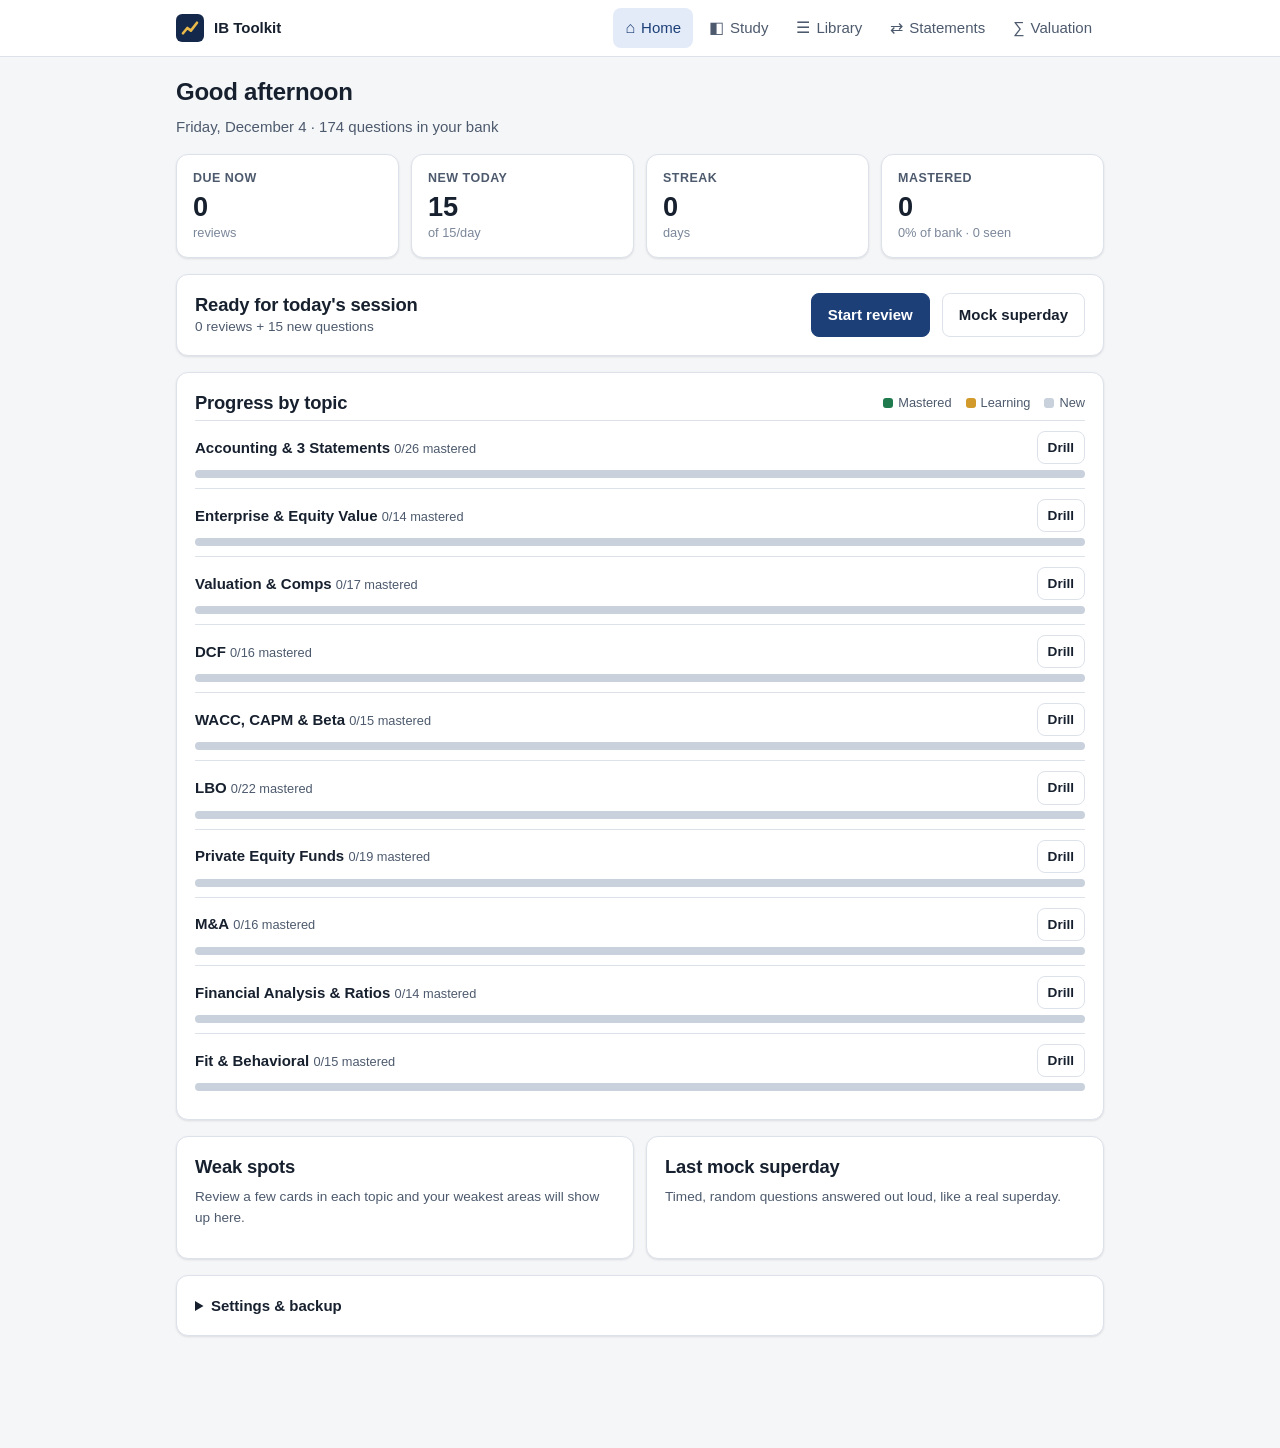
<file: ib-toolkit.html>
<!doctype html>
<html lang="en">
<head>
  <meta charset="utf-8">
  <meta name="viewport" content="width=device-width, initial-scale=1, viewport-fit=cover">
  <title>IB Recruiting Toolkit</title>
  <meta name="description" content="Spaced-repetition technicals trainer, superday mock interviews, a three-statement simulator, and DCF / WACC / LBO calculators for investment banking recruiting.">
  <meta name="theme-color" content="#14284b">
  <link rel="icon" href="data:image/svg+xml,%3Csvg xmlns='http://www.w3.org/2000/svg' viewBox='0 0 32 32'%3E%3Crect width='32' height='32' rx='7' fill='%2314284b'/%3E%3Cpath d='M8 22l5-6 4 3 7-9' stroke='%23e9b949' stroke-width='3' fill='none' stroke-linecap='round' stroke-linejoin='round'/%3E%3C/svg%3E">
  <style>
/* ───────── Tokens ───────── */
:root {
  --bg: #f5f6f8;
  --surface: #ffffff;
  --surface-2: #eef1f5;
  --border: #dde2ea;
  --text: #17202e;
  --text-2: #4d5a6d;
  --text-3: #7b879a;
  --accent: #1d3f78;
  --accent-ink: #ffffff;
  --accent-soft: #e3ebf8;
  --gold: #b7861b;
  --good: #1f7a4d;
  --good-soft: #e1f3e9;
  --warn: #a2650a;
  --warn-soft: #fbf0dc;
  --bad: #b3362e;
  --bad-soft: #fbe5e3;
  --mastered: #1f7a4d;
  --learning: #d29a2a;
  --new: #c9d1dd;
  --shadow: 0 1px 2px rgba(16, 24, 40, .05), 0 1px 3px rgba(16, 24, 40, .06);
  --radius: 12px;
  --radius-sm: 8px;
  --font: -apple-system, BlinkMacSystemFont, "Segoe UI", Inter, Roboto, "Helvetica Neue", Arial, sans-serif;
  --mono: ui-monospace, SFMono-Regular, Menlo, Consolas, monospace;
  color-scheme: light;
}

@media (prefers-color-scheme: dark) {
  :root:not([data-theme="light"]) {
    --bg: #0e131b;
    --surface: #161d28;
    --surface-2: #1d2634;
    --border: #2a3546;
    --text: #e7ecf3;
    --text-2: #aab5c5;
    --text-3: #7d899b;
    --accent: #7ea6e8;
    --accent-ink: #0b1220;
    --accent-soft: #1e2d47;
    --gold: #e0b54e;
    --good: #5fc790;
    --good-soft: #15301f;
    --warn: #e3a948;
    --warn-soft: #33270f;
    --bad: #f07b72;
    --bad-soft: #3a1b19;
    --mastered: #4fb883;
    --learning: #d9a440;
    --new: #3a4658;
    --shadow: 0 1px 2px rgba(0, 0, 0, .3);
    color-scheme: dark;
  }
}
:root[data-theme="dark"] {
  --bg: #0e131b;
  --surface: #161d28;
  --surface-2: #1d2634;
  --border: #2a3546;
  --text: #e7ecf3;
  --text-2: #aab5c5;
  --text-3: #7d899b;
  --accent: #7ea6e8;
  --accent-ink: #0b1220;
  --accent-soft: #1e2d47;
  --gold: #e0b54e;
  --good: #5fc790;
  --good-soft: #15301f;
  --warn: #e3a948;
  --warn-soft: #33270f;
  --bad: #f07b72;
  --bad-soft: #3a1b19;
  --mastered: #4fb883;
  --learning: #d9a440;
  --new: #3a4658;
  --shadow: 0 1px 2px rgba(0, 0, 0, .3);
  color-scheme: dark;
}

/* ───────── Base ───────── */
* { box-sizing: border-box; }
html { -webkit-text-size-adjust: 100%; }
body {
  margin: 0;
  background: var(--bg);
  color: var(--text);
  font: 15px/1.55 var(--font);
  -webkit-font-smoothing: antialiased;
}
h1, h2, h3 { line-height: 1.25; margin: 0 0 .5rem; letter-spacing: -.01em; }
h1 { font-size: 1.5rem; }
h2 { font-size: 1.15rem; }
h3 { font-size: 1rem; }
p { margin: 0 0 .75rem; }
a { color: var(--accent); }
code { font-family: var(--mono); font-size: .9em; background: var(--surface-2); padding: 0 .3em; border-radius: 4px; }
.num, table.fin td, table.fin th { font-variant-numeric: tabular-nums; }
.muted { color: var(--text-2); }
.small { font-size: .85rem; }
.skip { position: absolute; left: -999px; }
.skip:focus { left: 8px; top: 8px; z-index: 100; background: var(--surface); padding: 8px 12px; border-radius: 6px; }
:focus-visible { outline: 2px solid var(--accent); outline-offset: 2px; }

/* ───────── Shell ───────── */
.topbar {
  position: sticky; top: 0; z-index: 20;
  background: var(--surface);
  border-bottom: 1px solid var(--border);
}
.topbar-inner {
  max-width: 960px; margin: 0 auto; padding: 0 16px;
  display: flex; align-items: center; justify-content: space-between; height: 56px;
}
.brand { display: flex; align-items: center; gap: 10px; color: var(--text); text-decoration: none; font-weight: 700; }
.brand svg { width: 28px; height: 28px; }
.brand svg rect { fill: #14284b; }
.brand svg path { stroke: #e9b949; stroke-width: 3; fill: none; stroke-linecap: round; stroke-linejoin: round; }
.nav { display: flex; gap: 4px; }
.nav a {
  display: flex; align-items: center; gap: 6px;
  padding: 8px 12px; border-radius: 8px;
  color: var(--text-2); text-decoration: none; font-weight: 500;
}
.nav a:hover { background: var(--surface-2); color: var(--text); }
.nav a.active { background: var(--accent-soft); color: var(--accent); }
.nav .ico { font-size: 1rem; }

.main { max-width: 960px; margin: 0 auto; padding: 20px 16px 96px; outline: none; }

@media (max-width: 720px) {
  .nav {
    position: fixed; left: 0; right: 0; bottom: 0;
    background: var(--surface); border-top: 1px solid var(--border);
    justify-content: space-around; gap: 0;
    padding: 4px 4px calc(4px + env(safe-area-inset-bottom));
  }
  .nav a { flex-direction: column; gap: 0; padding: 6px 4px; font-size: .7rem; flex: 1; }
  .nav .ico { font-size: 1.15rem; line-height: 1.3; }
  .main { padding-top: 16px; }
}

/* ───────── Building blocks ───────── */
.card {
  background: var(--surface); border: 1px solid var(--border);
  border-radius: var(--radius); box-shadow: var(--shadow);
  padding: 18px; margin-bottom: 16px;
}
.card > h2:first-child, .card > h3:first-child { margin-top: 0; }
.row { display: flex; gap: 12px; align-items: center; flex-wrap: wrap; }
.row.between { justify-content: space-between; }
.stack > * + * { margin-top: 12px; }
.grid { display: grid; gap: 12px; }
.grid.cols-2 { grid-template-columns: repeat(2, minmax(0, 1fr)); }
.grid.cols-3 { grid-template-columns: repeat(3, minmax(0, 1fr)); }
.grid.cols-4 { grid-template-columns: repeat(4, minmax(0, 1fr)); }
@media (max-width: 720px) {
  .grid.cols-3, .grid.cols-4 { grid-template-columns: repeat(2, minmax(0, 1fr)); }
}
@media (max-width: 420px) {
  .grid.cols-2.collapse { grid-template-columns: 1fr; }
}

.page-head { margin-bottom: 16px; }
.page-head p { color: var(--text-2); margin: 0; }

.btn {
  appearance: none; border: 1px solid var(--border); background: var(--surface);
  color: var(--text); font: inherit; font-weight: 600;
  padding: 9px 16px; border-radius: var(--radius-sm); cursor: pointer;
  display: inline-flex; align-items: center; justify-content: center; gap: 6px;
  text-decoration: none; min-height: 40px;
}
.btn:hover { background: var(--surface-2); }
.btn.primary { background: var(--accent); border-color: var(--accent); color: var(--accent-ink); }
.btn.primary:hover { filter: brightness(1.08); }
.btn.ghost { border-color: transparent; background: transparent; color: var(--text-2); }
.btn.ghost:hover { background: var(--surface-2); color: var(--text); }
.btn.danger { color: var(--bad); }
.btn.sm { padding: 5px 10px; min-height: 32px; font-size: .85rem; }
.btn.block { width: 100%; }
.btn:disabled { opacity: .5; cursor: not-allowed; }

.chip {
  display: inline-flex; align-items: center; gap: 4px;
  font-size: .75rem; font-weight: 600; letter-spacing: .01em;
  padding: 2px 8px; border-radius: 999px;
  background: var(--surface-2); color: var(--text-2); white-space: nowrap;
}
.chip.accent { background: var(--accent-soft); color: var(--accent); }
.chip.good { background: var(--good-soft); color: var(--good); }
.chip.warn { background: var(--warn-soft); color: var(--warn); }
.chip.bad { background: var(--bad-soft); color: var(--bad); }

.stat {
  background: var(--surface); border: 1px solid var(--border); border-radius: var(--radius);
  padding: 14px 16px; box-shadow: var(--shadow);
}
.stat .label { font-size: .78rem; color: var(--text-2); font-weight: 600; text-transform: uppercase; letter-spacing: .04em; }
.stat .value { font-size: 1.7rem; font-weight: 700; font-variant-numeric: tabular-nums; line-height: 1.2; margin-top: 2px; }
.stat .sub { font-size: .8rem; color: var(--text-3); }

/* Stacked mastery bar */
.bar { display: flex; height: 8px; border-radius: 999px; overflow: hidden; background: var(--new); }
.bar span { display: block; height: 100%; }
.bar .m { background: var(--mastered); }
.bar .l { background: var(--learning); }
.legend { display: flex; gap: 14px; font-size: .8rem; color: var(--text-2); flex-wrap: wrap; }
.legend i { display: inline-block; width: 10px; height: 10px; border-radius: 3px; margin-right: 5px; vertical-align: -1px; }

.topic-row {
  display: grid; grid-template-columns: minmax(0, 1fr) auto; gap: 6px 12px;
  align-items: center; padding: 10px 0; border-top: 1px solid var(--border);
}
.topic-row:first-of-type { border-top: 0; }
.topic-row .name { font-weight: 600; }
.topic-row .counts { font-size: .8rem; color: var(--text-2); font-variant-numeric: tabular-nums; }
.topic-row .bar { grid-column: 1 / -1; }

/* Forms */
label.field { display: flex; flex-direction: column; gap: 4px; font-size: .82rem; font-weight: 600; color: var(--text-2); }
input[type="text"], input[type="number"], input[type="date"], input[type="search"], select, textarea {
  font: inherit; color: var(--text); background: var(--surface);
  border: 1px solid var(--border); border-radius: var(--radius-sm);
  padding: 8px 10px; min-height: 40px; width: 100%;
}
textarea { min-height: 96px; resize: vertical; }
input:focus, select:focus, textarea:focus { outline: 2px solid var(--accent); outline-offset: -1px; border-color: var(--accent); }
.check { display: inline-flex; align-items: center; gap: 8px; font-size: .9rem; cursor: pointer; }
.check input { width: 18px; height: 18px; accent-color: var(--accent); }

.seg { display: inline-flex; background: var(--surface-2); border-radius: 10px; padding: 3px; gap: 2px; flex-wrap: wrap; }
.seg button {
  appearance: none; border: 0; background: transparent; font: inherit; font-weight: 600;
  color: var(--text-2); padding: 7px 14px; border-radius: 8px; cursor: pointer; font-size: .9rem;
}
.seg button.on { background: var(--surface); color: var(--text); box-shadow: var(--shadow); }

/* ───────── Flashcard ───────── */
.session-head { display: flex; align-items: center; gap: 12px; margin-bottom: 12px; }
.progress { flex: 1; height: 6px; background: var(--surface-2); border-radius: 999px; overflow: hidden; }
.progress span { display: block; height: 100%; background: var(--accent); transition: width .25s; }
.flash { min-height: 260px; display: flex; flex-direction: column; }
.flash .meta { display: flex; gap: 6px; flex-wrap: wrap; margin-bottom: 14px; }
.flash .q { font-size: 1.2rem; font-weight: 650; line-height: 1.4; margin-bottom: 8px; }
.flash .answer { border-top: 1px dashed var(--border); margin-top: 14px; padding-top: 14px; }
.flash .answer ul, .flash .answer ol, .lib-answer ul, .lib-answer ol { padding-left: 1.2rem; margin: 0 0 .75rem; }
.flash .answer li, .lib-answer li { margin-bottom: 3px; }
.tip {
  background: var(--warn-soft); color: var(--text); border-radius: var(--radius-sm);
  padding: 10px 12px; font-size: .9rem; margin-top: 8px;
}
.tip b { color: var(--warn); }
.prompt { color: var(--text-3); font-size: .9rem; margin-top: auto; padding-top: 16px; }
.rate { display: grid; grid-template-columns: repeat(4, minmax(0, 1fr)); gap: 8px; margin-top: 14px; }
.rate.three { grid-template-columns: repeat(3, minmax(0, 1fr)); }
.rate button { flex-direction: column; gap: 0; padding: 8px 4px; line-height: 1.2; }
.rate button small { font-weight: 500; color: var(--text-3); font-size: .75rem; }
.rate .again { border-color: var(--bad); color: var(--bad); }
.rate .hard { border-color: var(--warn); color: var(--warn); }
.rate .good { border-color: var(--good); color: var(--good); }
.rate .easy { border-color: var(--accent); color: var(--accent); }
.kbd { font-family: var(--mono); font-size: .72rem; border: 1px solid var(--border); border-radius: 4px; padding: 0 4px; color: var(--text-3); }

.timer { font-family: var(--mono); font-size: 1.6rem; font-weight: 700; font-variant-numeric: tabular-nums; }
.timer.low { color: var(--warn); }
.timer.over { color: var(--bad); }

.mode-grid { display: grid; gap: 12px; grid-template-columns: repeat(3, minmax(0, 1fr)); }
@media (max-width: 720px) { .mode-grid { grid-template-columns: 1fr; } }
.mode {
  text-align: left; cursor: pointer; font: inherit; color: inherit;
  background: var(--surface); border: 1px solid var(--border); border-radius: var(--radius);
  padding: 16px; box-shadow: var(--shadow);
}
.mode:hover { border-color: var(--accent); }
.mode.on { border-color: var(--accent); outline: 2px solid var(--accent); outline-offset: -2px; }
.mode h3 { margin-bottom: 4px; }
.mode p { color: var(--text-2); font-size: .88rem; margin: 0; }

.topic-picks { display: flex; flex-wrap: wrap; gap: 8px; }
.topic-picks label {
  display: inline-flex; align-items: center; gap: 6px; cursor: pointer;
  border: 1px solid var(--border); border-radius: 999px; padding: 5px 12px; font-size: .85rem;
}
.topic-picks input { accent-color: var(--accent); }

/* ───────── Library ───────── */
.lib-item { border-top: 1px solid var(--border); }
.lib-item:first-child { border-top: 0; }
.lib-item summary {
  list-style: none; cursor: pointer; padding: 12px 0;
  display: grid; grid-template-columns: minmax(0, 1fr) auto; gap: 4px 10px; align-items: start;
}
.lib-item summary::-webkit-details-marker { display: none; }
.lib-item summary .qtext { font-weight: 600; }
.lib-item summary .tags { display: flex; gap: 6px; flex-wrap: wrap; grid-column: 1; }
.lib-answer { padding: 0 0 14px; }
.status-dot { width: 10px; height: 10px; border-radius: 50%; display: inline-block; margin-top: 6px; }
.status-dot.new { background: var(--new); }
.status-dot.learning { background: var(--learning); }
.status-dot.mastered { background: var(--mastered); }

/* ───────── Financial tables ───────── */
.table-wrap { overflow-x: auto; -webkit-overflow-scrolling: touch; margin: 0 -4px; padding: 0 4px; }
table.fin { width: 100%; border-collapse: collapse; font-size: .88rem; }
table.fin th, table.fin td { padding: 6px 8px; text-align: right; white-space: nowrap; border-bottom: 1px solid var(--border); }
table.fin th:first-child, table.fin td:first-child { text-align: left; }
table.fin thead th { font-size: .75rem; color: var(--text-2); text-transform: uppercase; letter-spacing: .04em; font-weight: 700; }
table.fin tr.total td { font-weight: 700; border-top: 2px solid var(--text-3); }
table.fin tr.sub td { color: var(--text-2); }
table.fin tr.section td { font-weight: 700; background: var(--surface-2); color: var(--text-2); font-size: .78rem; text-transform: uppercase; letter-spacing: .04em; }
table.fin td.pos { color: var(--good); }
table.fin td.neg { color: var(--bad); }
table.sens td.base { background: var(--accent-soft); font-weight: 700; }
table.sens th { background: var(--surface-2); }

.statements { display: grid; gap: 12px; grid-template-columns: repeat(3, minmax(0, 1fr)); }
@media (max-width: 860px) { .statements { grid-template-columns: 1fr; } }
.statements .card { margin: 0; }
.balance-check { padding: 10px 12px; border-radius: var(--radius-sm); font-weight: 600; }
.balance-check.ok { background: var(--good-soft); color: var(--good); }
.balance-check.off { background: var(--bad-soft); color: var(--bad); }

.verdict { display: flex; align-items: center; gap: 8px; padding: 8px 10px; border-radius: var(--radius-sm); font-size: .9rem; }
.verdict.ok { background: var(--good-soft); color: var(--good); }
.verdict.no { background: var(--bad-soft); color: var(--bad); }

.kpis { display: grid; grid-template-columns: repeat(4, minmax(0, 1fr)); gap: 10px; }
@media (max-width: 720px) { .kpis { grid-template-columns: repeat(2, minmax(0, 1fr)); } }
.kpi { background: var(--surface-2); border-radius: var(--radius-sm); padding: 10px 12px; }
.kpi .label { font-size: .75rem; color: var(--text-2); font-weight: 600; }
.kpi .value { font-size: 1.25rem; font-weight: 700; font-variant-numeric: tabular-nums; }
.kpi.hero { background: var(--accent); color: var(--accent-ink); }
.kpi.hero .label { color: inherit; opacity: .85; }

.flags { list-style: none; padding: 0; margin: 0; display: grid; gap: 6px; }
.flags li { display: flex; gap: 8px; align-items: baseline; font-size: .88rem; }

.form-grid { display: grid; gap: 10px; grid-template-columns: repeat(auto-fill, minmax(150px, 1fr)); }
.form-grid h3 { grid-column: 1 / -1; margin: 6px 0 0; font-size: .8rem; text-transform: uppercase; letter-spacing: .05em; color: var(--text-3); }

.steps { padding-left: 1.2rem; margin: 0; }
.steps li { margin-bottom: 6px; }

.empty { text-align: center; padding: 32px 16px; color: var(--text-2); }
.empty .big { font-size: 2rem; }

#toast {
  position: fixed; left: 50%; bottom: 84px; transform: translateX(-50%) translateY(20px);
  background: var(--text); color: var(--bg); padding: 10px 16px; border-radius: 10px;
  font-weight: 600; font-size: .9rem; opacity: 0; pointer-events: none; transition: all .2s; z-index: 50;
}
#toast.show { opacity: 1; transform: translateX(-50%) translateY(0); }

@media (prefers-reduced-motion: reduce) {
  * { transition: none !important; }
}

</style>
</head>
<body>
  <a class="skip" href="#main">Skip to content</a>
  <header class="topbar">
    <div class="topbar-inner">
      <a class="brand" href="#/home" aria-label="IB Recruiting Toolkit home">
        <svg viewBox="0 0 32 32" aria-hidden="true"><rect width="32" height="32" rx="7"/><path d="M8 22l5-6 4 3 7-9"/></svg>
        <span>IB Toolkit</span>
      </a>
      <nav class="nav" aria-label="Main">
        <a href="#/home" data-route="home"><span class="ico" aria-hidden="true">⌂</span><span>Home</span></a>
        <a href="#/study" data-route="study"><span class="ico" aria-hidden="true">◧</span><span>Study</span></a>
        <a href="#/library" data-route="library"><span class="ico" aria-hidden="true">☰</span><span>Library</span></a>
        <a href="#/statements" data-route="statements"><span class="ico" aria-hidden="true">⇄</span><span>Statements</span></a>
        <a href="#/valuation" data-route="valuation"><span class="ico" aria-hidden="true">∑</span><span>Valuation</span></a>
      </nav>
    </div>
  </header>

  <main id="main" class="main" tabindex="-1"></main>

  <script>
/* js/util.js */
/* Shared helpers: escaping, light markdown, dates, number formatting. */
window.IB = window.IB || {};

IB.util = (function () {
  const DAY = 24 * 60 * 60 * 1000;

  function esc(s) {
    return String(s == null ? '' : s)
      .replace(/&/g, '&amp;')
      .replace(/</g, '&lt;')
      .replace(/>/g, '&gt;')
      .replace(/"/g, '&quot;')
      .replace(/'/g, '&#39;');
  }

  function inline(s) {
    return esc(s)
      .replace(/\*\*(.+?)\*\*/g, '<strong>$1</strong>')
      .replace(/`(.+?)`/g, '<code>$1</code>');
  }

  // Light markdown: paragraphs, "- " bullets, "1. " numbered lists, **bold**.
  function md(text) {
    const lines = String(text || '').split('\n');
    let html = '';
    let list = null; // 'ul' | 'ol'
    let para = [];
    const flushPara = () => {
      if (para.length) { html += '<p>' + para.map(inline).join('<br>') + '</p>'; para = []; }
    };
    const closeList = () => { if (list) { html += '</' + list + '>'; list = null; } };
    for (const raw of lines) {
      const line = raw.trim();
      const ul = /^- (.*)$/.exec(line);
      const ol = /^\d+\. (.*)$/.exec(line);
      if (ul || ol) {
        flushPara();
        const want = ul ? 'ul' : 'ol';
        if (list !== want) { closeList(); html += '<' + want + '>'; list = want; }
        html += '<li>' + inline((ul || ol)[1]) + '</li>';
      } else if (!line) {
        flushPara(); closeList();
      } else {
        closeList(); para.push(line);
      }
    }
    flushPara(); closeList();
    return html;
  }

  function todayKey(d) {
    d = d || new Date();
    const m = String(d.getMonth() + 1).padStart(2, '0');
    const day = String(d.getDate()).padStart(2, '0');
    return d.getFullYear() + '-' + m + '-' + day;
  }

  function startOfDay(d) {
    const x = new Date(d || Date.now());
    x.setHours(0, 0, 0, 0);
    return x.getTime();
  }

  function daysBetween(fromKey, toKey) {
    const a = new Date(fromKey + 'T00:00:00');
    const b = new Date(toKey + 'T00:00:00');
    return Math.round((b - a) / DAY);
  }

  function shuffle(arr) {
    const a = arr.slice();
    for (let i = a.length - 1; i > 0; i--) {
      const j = Math.floor(Math.random() * (i + 1));
      [a[i], a[j]] = [a[j], a[i]];
    }
    return a;
  }

  function pick(arr) { return arr[Math.floor(Math.random() * arr.length)]; }

  function num(v, fallback) {
    const n = parseFloat(String(v).replace(/[,$%x\s]/g, ''));
    return isFinite(n) ? n : (fallback === undefined ? 0 : fallback);
  }

  function fmt(n, dp) {
    if (!isFinite(n)) return '–';
    dp = dp === undefined ? 1 : dp;
    const s = Math.abs(n).toLocaleString('en-US', { minimumFractionDigits: dp, maximumFractionDigits: dp });
    return n < 0 ? '(' + s + ')' : s;
  }

  function signed(n, dp) {
    if (!isFinite(n)) return '–';
    dp = dp === undefined ? 1 : dp;
    if (Math.abs(n) < 1e-9) return '0';
    const s = Math.abs(n).toLocaleString('en-US', { minimumFractionDigits: 0, maximumFractionDigits: dp });
    return (n > 0 ? '+' : '−') + s;
  }

  function pct(n, dp) {
    if (!isFinite(n)) return '–';
    return (n * 100).toFixed(dp === undefined ? 1 : dp) + '%';
  }

  function mult(n, dp) {
    if (!isFinite(n)) return '–';
    return n.toFixed(dp === undefined ? 1 : dp) + 'x';
  }

  function intervalLabel(days) {
    if (days <= 0) return '<10m';
    if (days < 30) return days + 'd';
    if (days < 365) return Math.round(days / 30) + 'mo';
    return (days / 365).toFixed(1) + 'y';
  }

  function download(filename, text) {
    const blob = new Blob([text], { type: 'application/json' });
    const a = document.createElement('a');
    a.href = URL.createObjectURL(blob);
    a.download = filename;
    document.body.appendChild(a);
    a.click();
    setTimeout(() => { URL.revokeObjectURL(a.href); a.remove(); }, 0);
  }

  function toast(msg) {
    let el = document.getElementById('toast');
    if (!el) {
      el = document.createElement('div');
      el.id = 'toast';
      el.setAttribute('role', 'status');
      document.body.appendChild(el);
    }
    el.textContent = msg;
    el.classList.add('show');
    clearTimeout(toast._t);
    toast._t = setTimeout(() => el.classList.remove('show'), 2200);
  }

  return { DAY, esc, inline, md, todayKey, startOfDay, daysBetween, shuffle, pick, num, fmt, signed, pct, mult, intervalLabel, download, toast };
})();

</script>
  <script>
/* data/questions.js */
/*
 * Question bank for the IB Recruiting Toolkit.
 *
 * Every answer is written in our own words. Class-sourced questions are
 * based on the concepts in the SIB Fall '26 decks (Financial Analysis,
 * Valuation, Private Equity, LBO); "core" questions cover the standard
 * technical and fit questions asked in IB interviews.
 *
 * Fields: id, t (topic id), d (difficulty 1-3), s (source id),
 *         q (question), a (answer, light markdown), tip (optional)
 *
 * Answer markup: blank line = new paragraph, "- " = bullet, **bold**.
 */
window.IB = window.IB || {};

IB.TOPICS = [
  { id: 'accounting', name: 'Accounting & 3 Statements', short: 'Accounting' },
  { id: 'ev',         name: 'Enterprise & Equity Value', short: 'EV / Equity' },
  { id: 'valuation',  name: 'Valuation & Comps',         short: 'Valuation' },
  { id: 'dcf',        name: 'DCF',                       short: 'DCF' },
  { id: 'wacc',       name: 'WACC, CAPM & Beta',         short: 'WACC' },
  { id: 'lbo',        name: 'LBO',                       short: 'LBO' },
  { id: 'pe',         name: 'Private Equity Funds',      short: 'PE Funds' },
  { id: 'ma',         name: 'M&A',                       short: 'M&A' },
  { id: 'analysis',   name: 'Financial Analysis & Ratios', short: 'Ratios' },
  { id: 'fit',        name: 'Fit & Behavioral',          short: 'Fit' }
];

IB.SOURCES = {
  core: 'Core interview',
  sib3: 'SIB 3 · Financial Analysis',
  sib4: 'SIB 4 · Valuation',
  sib5: 'SIB 5 · Private Equity',
  sib6: 'SIB 6 · LBO',
  mine: 'My questions',
  private: 'Private file'
};

IB.QUESTIONS = [
  /* ───────────────────────── Accounting ───────────────────────── */
  { id: 'acc-01', t: 'accounting', d: 1, s: 'core',
    q: 'Walk me through the three financial statements.',
    a: `- **Income statement:** revenue minus expenses over a period, ending in net income.
- **Balance sheet:** a snapshot of assets, liabilities and shareholders' equity at a point in time. Assets = Liabilities + Equity.
- **Cash flow statement:** starts with net income, adjusts for non-cash items and working capital changes (operating), then adds investing and financing flows to get the net change in cash.`,
    tip: 'Keep it to ~30 seconds. They want structure, not every line item.' },

  { id: 'acc-02', t: 'accounting', d: 1, s: 'core',
    q: 'How are the three statements linked?',
    a: `- Net income from the income statement is the first line of the cash flow statement.
- Non-cash charges (D&A, SBC) are added back, and changes in balance sheet working capital accounts adjust operating cash flow.
- CapEx and D&A change PP&E; debt and equity issuance or repayment change those balance sheet lines.
- The net change in cash on the CFS flows into cash on the balance sheet, and net income (less dividends) flows into retained earnings, so the balance sheet balances.` },

  { id: 'acc-03', t: 'accounting', d: 1, s: 'core',
    q: 'If you could use only one financial statement to evaluate a company, which would you pick and why?',
    a: `The **cash flow statement**. It shows how much cash the business actually generates, which you can't fake with accrual accounting choices, and it captures CapEx, working capital needs and financing activity.

(If you can pick two, take the income statement and beginning/ending balance sheets, because you can rebuild the cash flow statement from them.)` },

  { id: 'acc-04', t: 'accounting', d: 1, s: 'core',
    q: 'Depreciation goes up by $10. Walk me through the three statements (40% tax rate).',
    a: `- **IS:** Operating income falls by $10. At 40% tax, net income falls by **$6**.
- **CFS:** Net income is down $6, but you add back the extra $10 of depreciation (non-cash), so cash from operations is **up $4**.
- **BS:** Cash +$4; PP&E −$10, so total assets −$6. On the other side, retained earnings −$6 (from net income). Both sides down $6, so it balances.`,
    tip: 'The $4 is the tax saving: depreciation × tax rate.' },

  { id: 'acc-05', t: 'accounting', d: 1, s: 'core',
    q: 'Why do we add back depreciation on the cash flow statement?',
    a: `Depreciation reduces net income but isn't a cash expense; the cash went out earlier, when the asset was bought (shown as CapEx). Adding it back reverses the non-cash charge. The only cash effect of depreciation is the tax saving it creates.` },

  { id: 'acc-06', t: 'accounting', d: 1, s: 'core',
    q: 'A company buys $10 of inventory with cash. What happens on the statements?',
    a: `- **IS:** Nothing; there is no expense until the inventory is sold (then it becomes COGS).
- **CFS:** The increase in inventory is a use of cash in operating activities: cash **−$10**.
- **BS:** Cash −$10, inventory +$10. Total assets unchanged; nothing changes on the other side.` },

  { id: 'acc-07', t: 'accounting', d: 1, s: 'core',
    q: 'Why does an increase in accounts receivable reduce cash flow?',
    a: `A/R is revenue you've recorded (so it's in net income) but haven't collected in cash yet. On the CFS you subtract the increase to remove that uncollected revenue. In general, when an operating **current asset goes up, it's a use of cash**; when a **current liability goes up, it's a source of cash**.`,
    tip: 'This is the class "zoom on change in NWC" slide: rising current assets are bad news from a cash standpoint.' },

  { id: 'acc-08', t: 'accounting', d: 2, s: 'core',
    q: 'What is net working capital, and why can negative working capital be a good sign?',
    a: `NWC = operating current assets − operating current liabilities (A/R + inventory + prepaid − A/P − accrued expenses − deferred revenue). It's the cash tied up running day-to-day operations.

Negative NWC can be good: it means customers pay you before you pay suppliers (e.g., retailers, subscription businesses, restaurants), so growth *generates* cash instead of consuming it. It's a warning sign only if it comes from being unable to pay bills.` },

  { id: 'acc-09', t: 'accounting', d: 1, s: 'core',
    q: 'What is the difference between accrual and cash accounting?',
    a: `**Accrual accounting** records revenue when earned and expenses when incurred, regardless of when cash moves. **Cash accounting** records them only when cash changes hands. Public companies use accrual accounting (required under GAAP), which is why the cash flow statement is needed to reconcile net income to actual cash.` },

  { id: 'acc-10', t: 'accounting', d: 2, s: 'core',
    q: 'A customer pays $100 upfront for a service you will deliver next year. Walk through the statements.',
    a: `- **IS:** No revenue yet; it isn't earned.
- **CFS:** The increase in deferred revenue (a liability) is a source of cash: cash **+$100** from operations.
- **BS:** Cash +$100; deferred revenue +$100 on the liability side.

When the service is delivered, revenue is recognized (net income goes up) and deferred revenue goes down; that decrease shows as a use of cash on the CFS, so there's no second cash inflow.` },

  { id: 'acc-11', t: 'accounting', d: 2, s: 'core',
    q: 'A company buys $100 of PP&E with $100 of debt. Walk through it at purchase, then after one year with 10% interest, 10-year straight-line depreciation and $10 of principal repaid (40% tax).',
    a: `**At purchase:** no IS impact. PP&E +$100, debt +$100. On the CFS, CapEx −$100 and debt issued +$100, so net cash is 0.

**After year 1:**
- **IS:** Depreciation $10 + interest $10 = pre-tax income −$20, so net income **−$12**.
- **CFS:** NI −$12, add back D&A +$10, so CFO −$2. Repay debt −$10 in financing. Net cash **−$12**.
- **BS:** Cash −$12; PP&E +$100 − $10 = +$90, so assets +$78. Debt +$100 − $10 = +$90; retained earnings −$12, so L + E +$78. Balances.` },

  { id: 'acc-12', t: 'accounting', d: 2, s: 'core',
    q: 'Walk through $10 of stock-based compensation (40% tax rate).',
    a: `- **IS:** Operating expense +$10, so net income **−$6**.
- **CFS:** NI −$6, add back $10 of SBC (non-cash), so cash **+$4**.
- **BS:** Cash +$4. Equity: retained earnings −$6 but common stock/APIC +$10 for the shares issued, so equity +$4. Balances.`,
    tip: 'Interviewers like the follow-up: SBC is non-cash but it is a real cost (it dilutes shareholders), which is why many bankers do not add it back when computing EBITDA.' },

  { id: 'acc-13', t: 'accounting', d: 1, s: 'core',
    q: 'A company pays a $10 cash dividend. What happens?',
    a: `- **IS:** Nothing; dividends are not an expense.
- **CFS:** Dividend paid −$10 in financing activities.
- **BS:** Cash −$10; retained earnings −$10.` },

  { id: 'acc-14', t: 'accounting', d: 2, s: 'core',
    q: 'What is goodwill, and when is it impaired?',
    a: `Goodwill is created in an acquisition when the purchase price exceeds the fair value of the target's identifiable net assets. It represents things like brand, customer relationships not separately valued, workforce and expected synergies.

Under US GAAP it isn't amortized; it's tested for impairment at least annually. If the business's fair value falls below its carrying value (e.g., the acquisition underperforms), goodwill is written down. That's a non-cash charge that hits the IS and reduces equity.` },

  { id: 'acc-15', t: 'accounting', d: 1, s: 'core',
    q: 'What is the difference between capitalizing and expensing a cost?',
    a: `**Expensing** puts the full cost on the income statement right away (e.g., salaries, rent). **Capitalizing** puts it on the balance sheet as an asset and spreads it over its useful life through depreciation or amortization (e.g., a factory). Costs that benefit future years get capitalized. Capitalizing boosts near-term earnings versus expensing, which is why analysts normalize for it when comparing companies.` },

  { id: 'acc-16', t: 'accounting', d: 2, s: 'core',
    q: 'What is a deferred tax liability and what typically creates one?',
    a: `A DTL arises when a company pays less tax today than its book tax expense suggests, so it owes more later. The classic cause is **accelerated depreciation for tax purposes** versus straight-line for book purposes: tax depreciation is bigger early on, so cash taxes are lower now and higher later. A DTL is a future cash outflow and is sometimes treated as debt-like.` },

  { id: 'acc-17', t: 'accounting', d: 2, s: 'core',
    q: 'In a period of rising prices, how do LIFO and FIFO compare?',
    a: `With rising prices, **LIFO** expenses the newest (most expensive) inventory first, so COGS is higher, net income is lower, taxes are lower and ending inventory is lower. **FIFO** does the opposite. LIFO is **permitted under US GAAP but prohibited under IFRS**.` },

  { id: 'acc-18', t: 'accounting', d: 2, s: 'sib3',
    q: 'What are the key differences between US GAAP and IFRS?',
    a: `- **Basis:** US GAAP is rules-based; IFRS is principles-based.
- **R&D:** US GAAP expenses all R&D; IFRS allows some development costs to be capitalized.
- **Carrying basis:** US GAAP uses historical cost less depreciation; IFRS also permits revaluing certain assets to fair value.
- **LIFO:** permitted under US GAAP, prohibited under IFRS.

US GAAP is required for US public companies; IFRS is required for listed companies in Europe and is predominant elsewhere.` },

  { id: 'acc-19', t: 'accounting', d: 1, s: 'core',
    q: 'How does an increase in accounts payable affect cash flow?',
    a: `It increases cash flow. You've recorded the expense but haven't paid the supplier yet, so the cash is still in the company. On the CFS, an increase in a current liability is added back as a source of cash.` },

  { id: 'acc-20', t: 'accounting', d: 1, s: 'core',
    q: 'How does retained earnings change from one period to the next?',
    a: `Ending retained earnings = beginning retained earnings + net income − dividends. It's the cumulative profit the company has kept rather than paid out.` },

  { id: 'acc-21', t: 'accounting', d: 2, s: 'core',
    q: 'Can a company have positive net income and still go bankrupt?',
    a: `Yes. Net income is an accrual measure, not cash. A company can be profitable on paper while cash is trapped in growing receivables or inventory, or it can face a large debt maturity it can't refinance. Companies go bankrupt when they can't pay obligations in cash, not when net income turns negative.` },

  { id: 'acc-22', t: 'accounting', d: 1, s: 'sib3',
    q: 'Which SEC filings would you look at to analyze a US company?',
    a: `- **10-K:** annual report with audited financials, MD&A and notes.
- **10-Q:** quarterly (unaudited) financials.
- **8-K:** material events (acquisitions, divestitures, change of control, restructuring).
- **S-1:** IPO registration / prospectus.
- **S-4:** registration for an M&A deal or exchange offer.
- **DEF 14A:** proxy statement for the shareholder meeting (exec comp, votes).

Annual reports are also marketing documents, so rely on the 10-K for analysis.` },

  { id: 'acc-23', t: 'accounting', d: 1, s: 'core',
    q: 'What goes in each section of the cash flow statement? Give examples.',
    a: `- **Operating:** net income, add-backs for non-cash items (D&A, SBC, impairments) and changes in operating working capital.
- **Investing:** CapEx, acquisitions, asset sales, purchases/sales of investments.
- **Financing:** issuing or repaying debt, issuing or repurchasing stock, paying dividends.` },

  { id: 'acc-24', t: 'accounting', d: 2, s: 'core',
    q: 'A company writes down $10 of PP&E (40% tax, assume the write-down is tax-deductible). Walk through it.',
    a: `- **IS:** $10 impairment expense, so net income **−$6**.
- **CFS:** NI −$6, add back the $10 non-cash write-down, so cash **+$4**.
- **BS:** Cash +$4, PP&E −$10, so assets −$6; retained earnings −$6. Balances.

It works exactly like extra depreciation.` },

  { id: 'acc-25', t: 'accounting', d: 2, s: 'core',
    q: 'A company accrues a $10 employee bonus that it will pay next year (40% tax). Walk through it.',
    a: `- **IS:** Operating expense +$10, so net income **−$6**.
- **CFS:** NI −$6, plus the $10 increase in accrued expenses (a liability, so a source of cash), so cash **+$4**.
- **BS:** Cash +$4, so assets +$4. Accrued expenses +$10 and retained earnings −$6, so L + E +$4.` },

  { id: 'acc-26', t: 'accounting', d: 1, s: 'core',
    q: 'What is EBITDA, why is it used, and what are its weaknesses?',
    a: `EBITDA = earnings before interest, taxes, depreciation and amortization (≈ operating income + D&A). It's used as a rough proxy for operating cash flow that's independent of capital structure, tax jurisdiction and depreciation policy, so it's easy to compare across companies (and it's the base for EV/EBITDA and leverage ratios).

**Weaknesses:** it ignores CapEx (a real cash cost, so capital-intensive businesses look better than they are), working capital needs, taxes and interest. It's also non-GAAP, so companies can "adjust" it aggressively.` },

  /* ─────────────────────── Enterprise & Equity Value ─────────────────────── */
  { id: 'ev-01', t: 'ev', d: 1, s: 'sib4',
    q: 'What is the difference between enterprise value and equity value?',
    a: `**Equity value** is the value of the company's shares, i.e., what belongs to common shareholders (market cap for a public company).

**Enterprise value** is the value of the core operating business to *all* capital providers. You can read it two ways:
- Right side of the balance sheet: equity + net debt (+ preferred + NCI).
- Left side: the value of the operating assets, i.e., what generates sales, EBITDA and EBIT.`,
    tip: 'The class framing: EV is the value of the "operating entity".' },

  { id: 'ev-02', t: 'ev', d: 1, s: 'core',
    q: 'What is the formula for enterprise value?',
    a: `EV = equity value + debt + preferred stock + noncontrolling interest − cash (and cash equivalents).

More generally: add claims from other investors (debt-like items such as preferred, NCI, sometimes unfunded pensions or leases) and subtract non-operating assets (cash, investments).` },

  { id: 'ev-03', t: 'ev', d: 1, s: 'core',
    q: 'Why do you subtract cash when calculating enterprise value?',
    a: `Cash is a non-operating asset: it doesn't produce the company's revenue or EBITDA. EV measures the value of the operating business only, so cash comes out. Intuitively, if you bought the whole company you'd get its cash, which effectively lowers your net purchase price.` },

  { id: 'ev-04', t: 'ev', d: 2, s: 'core',
    q: 'Why do you add noncontrolling interest to enterprise value?',
    a: `When a parent owns more than 50% of a subsidiary, it consolidates 100% of that sub's revenue and EBITDA. To keep EV consistent with the 100% EBITDA in the denominator of EV/EBITDA, you need to add back the value of the slice of the sub the parent doesn't own, which is the NCI.` },

  { id: 'ev-05', t: 'ev', d: 2, s: 'core',
    q: 'Can enterprise value be negative? Can equity value?',
    a: `**EV can be negative** if a company has more cash than its market cap plus debt, which is common for distressed companies or small companies sitting on cash.

**Market equity value can't be negative** (shares can't trade below zero). **Book equity can be negative**, for example after big losses or large buybacks and dividends financed with debt.` },

  { id: 'ev-06', t: 'ev', d: 1, s: 'core',
    q: 'A company raises $100 of debt and holds it as cash. What happens to its enterprise value and equity value?',
    a: `Neither changes. Debt +$100 and cash +$100, so net debt is unchanged and EV is unchanged. Equity value is also unchanged; nothing about the shareholders' claim changed. (If the cash is then used to buy an operating asset, EV goes up.)` },

  { id: 'ev-07', t: 'ev', d: 2, s: 'sib4',
    q: 'A company with $300 of cash, $100 of debt and $400 of equity value pays out the $300 cash as a dividend. What happens to EV, equity value and EV/EBITDA (EBITDA = $50)?',
    a: `Before: EV = 400 + 100 − 300 = **$200**, so EV/EBITDA = **4.0x**.

After: cash goes to 0 and equity value falls by $300 to $100. EV = 100 + 100 − 0 = **$200**, unchanged. EV/EBITDA is still **4.0x**.

The operating business didn't change, so EV and the multiple don't change; only the equity claim shrank.`,
    tip: 'This is the exact example from the Valuation deck.' },

  { id: 'ev-08', t: 'ev', d: 1, s: 'core',
    q: 'A company issues $100 of new shares. What happens to EV and equity value?',
    a: `Equity value +$100; cash +$100. EV = equity + debt − cash is unchanged (+100 − 100).` },

  { id: 'ev-09', t: 'ev', d: 1, s: 'sib4',
    q: 'Which metrics pair with enterprise value, and which with equity value? Why does it matter?',
    a: `Match numerator and denominator to the same group of capital providers:
- **EV** pairs with metrics *before* interest that belong to all investors: revenue, EBITDA, EBIT, unlevered FCF.
- **Equity value** pairs with metrics *after* interest that belong only to shareholders: net income (P/E), EPS, levered FCF, book value of equity.

Mixing them (e.g., EV/net income) gives a meaningless multiple that distorts with leverage.` },

  { id: 'ev-10', t: 'ev', d: 2, s: 'core',
    q: 'How do you calculate diluted shares with the treasury stock method? Example: share price $20, 10 options with a $10 strike.',
    a: `Only in-the-money options count. Assume they're exercised: 10 new shares, and the company receives 10 × $10 = $100. It uses that $100 to buy back shares at $20, which is 5 shares. Net new shares = 10 − 5 = **5**. Add these to basic shares to get diluted shares.` },

  { id: 'ev-11', t: 'ev', d: 1, s: 'sib4',
    q: 'What are the different ways to think about the value of a company\'s equity?',
    a: `- **Book value:** the accounting number on the balance sheet.
- **Market value:** what the stock market says today (share price × diluted shares).
- **Fundamental (intrinsic) value:** PV of future cash flows, e.g., from a DCF.
- **Transaction price:** what a buyer actually pays in a deal, typically including a control premium.` },

  { id: 'ev-12', t: 'ev', d: 1, s: 'core',
    q: 'Share price $50, 10M diluted shares, $100M of debt, $50M of cash. What are equity value and enterprise value?',
    a: `Equity value = $50 × 10M = **$500M**.
EV = 500 + 100 − 50 = **$550M**.` },

  { id: 'ev-13', t: 'ev', d: 2, s: 'sib4',
    q: 'A company is acquired at 15x LTM EBITDA of $20M. It has $80M of debt and $10M of cash. How much do the shareholders receive?',
    a: `EV = 15 × 20 = $300M. Equity value = EV − debt + cash = 300 − 80 + 10 = **$230M**.

Every time you apply a multiple to EBITDA or EBIT, you get an enterprise value, so you have to bridge to equity.` },

  { id: 'ev-14', t: 'ev', d: 2, s: 'core',
    q: 'Why might two companies with the same enterprise value have very different share prices?',
    a: `Share price depends on equity value per share. Two companies with the same EV can have very different net debt (equity = EV − net debt) and very different share counts. Share price alone tells you nothing about how expensive a company is; compare multiples instead.` },

  /* ───────────────────────── Valuation & Comps ───────────────────────── */
  { id: 'val-01', t: 'valuation', d: 1, s: 'sib4',
    q: 'Walk me through the main valuation methodologies.',
    a: `- **Intrinsic:** DCF, the PV of future cash flows discounted at a rate reflecting their risk.
- **Comparables:** trading comps (multiples of listed peers) and precedent transactions / M&A comps (multiples paid in past deals).
- **Affordability:** LBO analysis (what a PE buyer can pay and still hit its target IRR) and M&A affordability for strategic buyers.
- **Other:** replacement value, liquidation value, sum-of-the-parts.

Results are usually shown together on a "football field" chart to set a range.` },

  { id: 'val-02', t: 'valuation', d: 1, s: 'sib4',
    q: 'How do you pick comparable companies?',
    a: `- **Same industry**, and similar business characteristics: markets, products, customers, positioning, geography.
- **Similar operating and financial profile:** size (revenue/EBITDA), growth, margins, leverage.

In practice you start broad, then narrow down to the peers investors would actually use to benchmark the company.` },

  { id: 'val-03', t: 'valuation', d: 1, s: 'sib4',
    q: 'Walk me through a trading comps (equity comp) analysis.',
    a: `1. **Select the peer set.**
2. **Pick relevant multiples:** EV/EBITDA, EV/EBIT, P/E; EV/Sales or P/B in special cases; industry-specific ones if relevant.
3. **Gather the data:** LTM financials from SEC filings (normalized for one-offs), plus today's share price, diluted shares and net debt.
4. **Calculate the multiples** and remove outliers. Show high, low, mean and median.
5. **Apply** the range of multiples to your company's (normalized) metrics to get a value range, then bridge EV to equity value.` },

  { id: 'val-04', t: 'valuation', d: 1, s: 'sib4',
    q: 'How are precedent transactions (M&A comps) different from trading comps? Which usually gives a higher value?',
    a: `Precedents use multiples paid in past acquisitions of similar companies (filtered by industry, time period, geography and size) instead of current trading multiples. Price paid replaces market cap.

Precedents usually give a **higher value** because buyers pay a **control premium** and price in synergies. The downsides: data is often incomplete (private targets, confidential terms) and deals reflect past market conditions.` },

  { id: 'val-05', t: 'valuation', d: 1, s: 'sib4',
    q: 'What is a football field chart?',
    a: `A horizontal bar chart showing the valuation range from each methodology (precedents, trading comps, DCF standalone, DCF with synergies, LBO, 52-week trading range) on one axis. It's how bankers present a valuation: you look at where ranges overlap to settle on a defensible range rather than a single number.` },

  { id: 'val-06', t: 'valuation', d: 2, s: 'core',
    q: 'Which valuation methodology usually gives the highest value? The lowest?',
    a: `Usually **precedent transactions** are highest because of control premiums and synergies. A **DCF** can be anywhere; it's very sensitive to assumptions. An **LBO** analysis often sets a **floor**, since a PE buyer is constrained by its target IRR and debt capacity. Trading comps usually sit in the middle.

It depends on market conditions, so say "usually" and explain why.` },

  { id: 'val-07', t: 'valuation', d: 2, s: 'sib4',
    q: 'What adjustments do you make to financials before calculating multiples?',
    a: `Normalize so you compare like with like:
- **Remove non-recurring items:** restructuring charges, litigation, impairments, recall losses.
- **Accounting restatements:** capitalized expenses (e.g., IFRS development costs), stock-based comp treatment, leases.
- **Perimeter changes:** acquisitions and divestitures during the period.
- **Non-operating items:** excess cash, equity investments, idle land.
- **Off-balance-sheet items:** guarantees, contingent obligations.

Then use the same LTM period across companies.` },

  { id: 'val-08', t: 'valuation', d: 2, s: 'sib4',
    q: 'Today is September 22, 2026 and the company\'s fiscal year ends December 31. How do you calculate LTM EBIT?',
    a: `The latest available twelve months is the period ended **June 30, 2026** (Q2 is the latest 10-Q).

Gather the FY2025 10-K and the Q2 2026 10-Q (which shows the first six months of 2026 and 2025):

**LTM = FY2025 − first half 2025 + first half 2026**` },

  { id: 'val-09', t: 'valuation', d: 2, s: 'sib4',
    q: 'Give some examples of industry-specific valuation multiples.',
    a: `- **Retail:** EV/EBITDAR (adds back rent), EV/square foot.
- **Oil & gas:** EV/EBITDAX (adds back exploration expense), EV/proven reserves, EV/daily production.
- **Telecom:** EV/subscriber.
- **Hospitality and healthcare:** EV/room, EV/bed.
- **Airlines:** EV/available seat mile.
- **Consulting / law firms:** EV/partner.
- **Internet:** EV/user, EV/unique visitor.` },

  { id: 'val-10', t: 'valuation', d: 1, s: 'core',
    q: 'When would you use EV/Revenue instead of EV/EBITDA?',
    a: `When EBITDA is negative or not meaningful, which is typical for early-stage, high-growth or temporarily unprofitable companies (e.g., many software or biotech names). It's also used as a cross-check in industries where margins converge. Its weakness is that it ignores profitability entirely.` },

  { id: 'val-11', t: 'valuation', d: 1, s: 'core',
    q: 'Why do bankers often look at the median multiple rather than the mean?',
    a: `The mean gets pulled around by outliers (one company at 40x because of depressed earnings). The median is more robust. In comps you show both, plus high and low, after removing obvious outliers.` },

  { id: 'val-12', t: 'valuation', d: 2, s: 'sib4',
    q: 'Two companies in the same industry have identical after-tax EBIT forecasts. Are they worth the same?',
    a: `Not necessarily. Value depends on **free cash flow**, not just profit. If one company needs a lot more capital to produce the same profit (older factories needing heavy CapEx, big inventories, customers paying four months late), its FCFF is lower and it's worth less.

In other words, it has a lower **ROIC**: the same NOPLAT on more invested capital.`,
    tip: 'This is the Company A vs. Company B example from the Valuation deck.' },

  { id: 'val-13', t: 'valuation', d: 2, s: 'sib4',
    q: 'What are the key drivers of a company\'s value?',
    a: `- **Growth** in sales and profits.
- **ROIC** = (after-tax EBIT / sales) × (sales / invested capital), i.e., profitability × capital efficiency.
- **Reinvestment rate:** how much of its profit the company must plow back (CapEx + NWC) to grow.
- **Risk / cost of capital** (WACC).

Growth only creates value when ROIC exceeds the cost of capital.` },

  { id: 'val-14', t: 'valuation', d: 2, s: 'core',
    q: 'How would you value a company with negative earnings?',
    a: `- Use **EV/Revenue** or forward multiples (e.g., EV/next-year or two-year-forward EBITDA) once profits are expected.
- Use **operating metrics** (EV/subscriber, EV/user).
- Run a **DCF** with a longer explicit period until the company reaches steady-state margins.
- Look at **precedent transactions**.` },

  { id: 'val-15', t: 'valuation', d: 1, s: 'sib4',
    q: 'What does the P/E ratio tell you, and what are its limitations?',
    a: `P/E = share price / EPS (= market cap / net income). It's how many dollars investors pay per dollar of earnings.

**Limitations:** it's affected by capital structure (leverage and interest), tax rates and one-off items in net income, and it's meaningless with negative earnings. EV/EBITDA is cleaner for comparing companies with different leverage.` },

  { id: 'val-16', t: 'valuation', d: 2, s: 'sib4',
    q: 'When would you use price-to-book?',
    a: `P/B = market value of equity / book value of equity. It's mainly used for **banks and insurance companies**, where assets and liabilities are financial and carried near fair value, so book value is meaningful. Debt is part of operations for these firms, so EV-based multiples don't work.` },

  { id: 'val-17', t: 'valuation', d: 2, s: 'core',
    q: 'Why might a company trade at a higher multiple than its peers?',
    a: `Higher expected growth, higher margins or ROIC, more predictable or recurring revenue, a stronger competitive position, lower risk (so a lower cost of capital), or market expectations of an acquisition. It might also just be overvalued, so check whether the premium is justified by fundamentals.` },

  /* ───────────────────────────── DCF ───────────────────────────── */
  { id: 'dcf-01', t: 'dcf', d: 1, s: 'sib4',
    q: 'Walk me through a DCF.',
    a: `1. **Project free cash flow to the firm** for 5–10 years: EBIT × (1 − t) + D&A − ΔNWC − CapEx.
2. **Calculate a terminal value** at the end of the explicit period, using either perpetuity growth or an exit multiple.
3. **Discount** the FCFF and terminal value back to today at the **WACC**.
4. The sum is **enterprise value** (firm value). Bridge to **equity value** by adding cash and subtracting debt, preferred and NCI; divide by diluted shares for value per share.`,
    tip: 'Say it in under a minute. The interviewer will drill into whatever part they care about.' },

  { id: 'dcf-02', t: 'dcf', d: 1, s: 'sib3',
    q: 'How do you calculate free cash flow to the firm (unlevered FCF)?',
    a: `**FCFF = EBIT × (1 − t) + D&A − change in NWC − CapEx**

EBIT × (1 − t) is NOPLAT. It's "unlevered" because it's before interest, so it belongs to all capital providers, debt and equity.` },

  { id: 'dcf-03', t: 'dcf', d: 2, s: 'sib3',
    q: 'How do you calculate free cash flow to equity (levered FCF), and what is it discounted at?',
    a: `**FCFE = EBT × (1 − t) + D&A − ΔNWC − CapEx − net repayment of debt**

(i.e., after interest and after debt flows; new borrowing adds to FCFE.) It's the cash available to shareholders only, so it's discounted at the **cost of equity**, and the result is **equity value** directly.` },

  { id: 'dcf-04', t: 'dcf', d: 1, s: 'core',
    q: 'Why do you use WACC to discount unlevered FCF and the cost of equity to discount levered FCF?',
    a: `The discount rate must match whose cash flow it is. Unlevered FCF is available to *all* capital providers, so you use their blended required return, WACC, and get enterprise value. Levered FCF belongs only to equity holders, so you use the cost of equity and get equity value.` },

  { id: 'dcf-05', t: 'dcf', d: 1, s: 'sib4',
    q: 'How long should the explicit projection period be in a DCF?',
    a: `Typically **5 to 10 years**: long enough for the company to reach a steady state, and short enough that forecasts stay credible. Very predictable businesses (toll roads, some utilities) can justify longer periods. You stop when forecasting further gets too speculative, then use a terminal value.` },

  { id: 'dcf-06', t: 'dcf', d: 1, s: 'sib4',
    q: 'What are the two ways to calculate terminal value? What are the pros and cons of each?',
    a: `- **Perpetuity growth (Gordon growth):** TV = FCFF(n+1) / (WACC − g). It's grounded in fundamentals but very sensitive to g and WACC.
- **Exit multiple:** TV = final-year EBITDA (or EBIT) × a multiple taken from comps. It's market-based and easy to explain, but it imports today's market pricing into an intrinsic valuation.

A good practice is to cross-check: compute the growth rate implied by your exit multiple, and vice versa.` },

  { id: 'dcf-07', t: 'dcf', d: 2, s: 'sib4',
    q: 'What growth rate is reasonable for the perpetuity growth method?',
    a: `A rate at or below long-term **nominal GDP growth** (often 2–3%), and roughly inflation if you think real cash flows will be flat. A company can't grow faster than the economy forever, or it would eventually become the economy. A "no-growth" perpetuity (g = 0) is also possible.` },

  { id: 'dcf-08', t: 'dcf', d: 2, s: 'sib4',
    q: 'What share of a DCF\'s value should come from the terminal value?',
    a: `The class rule of thumb: PV(TV) shouldn't be more than about **twice the PV of the explicit-period cash flows** (≈ two-thirds of the total). If it is, the explicit period is probably too short. In practice, TV is often 60–80% of EV, which is why the TV assumptions matter so much.` },

  { id: 'dcf-09', t: 'dcf', d: 1, s: 'sib4',
    q: 'How do you get from firm value to equity value at the end of a DCF?',
    a: `Firm value (with cash already included, as in the class formula: cash₀ + PV(FCFF) + PV(TV)) **minus total debt**, including preferred stock and NCI.

Equivalently: enterprise value − debt − preferred − NCI + cash. Don't forget this step.` },

  { id: 'dcf-10', t: 'dcf', d: 1, s: 'core',
    q: 'What happens to the DCF value if WACC goes up? If the growth rate goes up?',
    a: `A **higher WACC lowers** the value: future cash flows and the terminal value are discounted more heavily. A **higher perpetuity growth rate raises** the value, since TV = FCF / (WACC − g) and the denominator shrinks. Both effects are large because they hit the terminal value.` },

  { id: 'dcf-11', t: 'dcf', d: 2, s: 'core',
    q: 'What is the mid-year convention and why use it?',
    a: `It assumes cash flows arrive in the middle of each year rather than at the end, so you discount year *t* by (1 + WACC)^(t − 0.5). That reflects reality better, since cash comes in throughout the year, and it slightly **increases** the valuation.` },

  { id: 'dcf-12', t: 'dcf', d: 2, s: 'sib4',
    q: 'Next year\'s FCFF is $100, WACC is 10% and cash flows grow 2% forever. What is the company worth?',
    a: `V = FCFF₁ / (WACC − g) = 100 / (0.10 − 0.02) = **$1,250**.

This is the perpetuity formula from the Valuation deck: V = FCFF₁ / (r − g).` },

  { id: 'dcf-13', t: 'dcf', d: 3, s: 'core',
    q: 'How do you back out the perpetuity growth rate implied by an exit-multiple terminal value?',
    a: `Set the multiple-based TV equal to the Gordon formula: TV = FCFₙ × (1 + g) / (WACC − g). Solve for g:

**g = (TV × WACC − FCFₙ) / (TV + FCFₙ)**

If the implied g is above long-run GDP growth, your exit multiple is probably too aggressive.` },

  { id: 'dcf-14', t: 'dcf', d: 2, s: 'core',
    q: 'When is a DCF not appropriate?',
    a: `When cash flows are very unpredictable or negative for a long time (early-stage startups, biotech before approval), and for **banks and insurers**, where debt and interest are part of operations, so you'd use a dividend discount model or P/B instead. It's also less meaningful for highly cyclical companies unless you normalize through the cycle.` },

  { id: 'dcf-15', t: 'dcf', d: 2, s: 'sib3',
    q: 'Why don\'t you subtract interest expense when calculating unlevered FCF?',
    a: `Because the cost of debt is already captured in the **WACC**, through the after-tax cost of debt term (1 − t)·r_d·D/V. Subtracting interest in the cash flows too would double-count it. Unlevered FCF is capital-structure-neutral by design.` },

  { id: 'dcf-16', t: 'dcf', d: 2, s: 'core',
    q: 'Which matters more in a DCF: a 10% change in revenue or a 1% change in the discount rate?',
    a: `Usually the **1% change in the discount rate**, because it hits every cash flow and especially the terminal value (WACC − g in the denominator). A 10% revenue change flows through margins into FCF but typically moves value less. The honest answer: it depends, so show it with a sensitivity table.` },

  /* ───────────────────────── WACC, CAPM & Beta ───────────────────────── */
  { id: 'wacc-01', t: 'wacc', d: 1, s: 'sib3',
    q: 'What is WACC and how do you calculate it?',
    a: `WACC is the weighted average cost of capital: the blended return required by all capital providers.

**WACC = (E/V) × r_e + (D/V) × r_d × (1 − t)**

r_e comes from CAPM, r_d is the market cost of debt (≈ YTM), and the weights should be target (market-value) weights. Debt is after-tax because interest is tax-deductible.` },

  { id: 'wacc-02', t: 'wacc', d: 1, s: 'sib3',
    q: 'How do you calculate the cost of equity?',
    a: `Using **CAPM**: r_e = r_f + β × (r_m − r_f)

- r_f: the risk-free rate (Treasury yield).
- β: the stock's sensitivity to market movements.
- (r_m − r_f): the market risk premium, measured over a long period.` },

  { id: 'wacc-03', t: 'wacc', d: 1, s: 'sib3',
    q: 'What is beta?',
    a: `Beta measures a stock's sensitivity to market movements, i.e., its **systematic (non-diversifiable) risk**. The market has β = 1. β > 1 amplifies market moves; β < 1 dampens them. A portfolio's beta is the weighted average of its holdings' betas. A stock can have high volatility but a low beta if most of its risk is company-specific.` },

  { id: 'wacc-04', t: 'wacc', d: 2, s: 'sib3',
    q: 'How do you measure a stock\'s beta?',
    a: `- **Regression** of the stock's returns against market returns; beta is the slope.
- Or directly: **β = Cov(r_M, r_S) / Var(r_M)**.

In practice you use a data provider (e.g., Bloomberg) over 2–5 years of returns.` },

  { id: 'wacc-05', t: 'wacc', d: 2, s: 'sib3',
    q: 'Why do you unlever and relever beta? What is the formula?',
    a: `A private company has no observable beta, and peers have different leverage. So you **unlever** each peer's equity beta to get its asset beta (pure business risk), take the median, then **relever** it at your company's target D/E.

Assuming β_debt = 0:
- **β_a = β_e / [1 + (1 − t) × D/E]**
- **β_e = β_a × [1 + (1 − t) × D/E]**` },

  { id: 'wacc-06', t: 'wacc', d: 3, s: 'sib3',
    q: 'A comparable has an equity beta of 1.2 and D/E of 0.5. Tax is 40%. What is the beta for your company at D/E of 1.0?',
    a: `Unlever: β_a = 1.2 / [1 + 0.6 × 0.5] = 1.2 / 1.3 = **0.923**

Relever: β_e = 0.923 × [1 + 0.6 × 1.0] = 0.923 × 1.6 = **1.48**

More leverage means more equity risk, so a higher beta.` },

  { id: 'wacc-07', t: 'wacc', d: 2, s: 'sib3',
    q: 'How do you determine the cost of debt?',
    a: `Use **market data, not the coupon**. For a healthy company, r_d ≈ the **yield to maturity** on its bonds (or a credit spread over Treasuries based on its rating).

For a distressed company, YTM is only the *promised* return. Adjust for default probability p: r_d ≈ (1 − p) × YTM (assuming zero recovery). Rating agencies help estimate p.` },

  { id: 'wacc-08', t: 'wacc', d: 1, s: 'core',
    q: 'Why is the cost of equity higher than the cost of debt?',
    a: `Equity is riskier. Debtholders get contractual interest and rank ahead of equity in bankruptcy, often with collateral. Shareholders get only the residual, with no guaranteed return. On top of that, interest is tax-deductible, so the after-tax cost of debt is even lower.` },

  { id: 'wacc-09', t: 'wacc', d: 2, s: 'sib3',
    q: 'What happens to WACC as a company adds more debt?',
    a: `At first WACC **falls**: debt is cheaper than equity and creates a tax shield. Past a point it **rises**: the probability and cost of financial distress climb, pushing up both r_d and r_e. This is the **trade-off theory**: firm value = unlevered value + PV(tax shields) − PV(costs of financial distress), which gives an optimal debt ratio.

Studies put distress costs at 10–20% of firm value.` },

  { id: 'wacc-10', t: 'wacc', d: 2, s: 'sib3',
    q: 'What is the interest tax shield and how do you value it?',
    a: `Interest is tax-deductible, so debt saves taxes of interest × t each year. Levered firm value: **V_L = V_U + PV(tax shield)**.

For permanent, constant debt D at rate r_d: annual shield = D × r_d × t, a perpetuity discounted at r_d, so **PV = D × t**.

Example: EBIT 100, interest 20, tax 40%. Net income is 48 versus NOPLAT of 60; the after-tax interest is 12, and the tax shield is 20 × 40% = **8**.` },

  { id: 'wacc-11', t: 'wacc', d: 1, s: 'sib3',
    q: 'What is the difference between systematic and idiosyncratic risk, and which one are investors paid for?',
    a: `**Idiosyncratic (specific) risk** is unique to a company and can be diversified away by holding many stocks. **Systematic (market) risk** affects all assets and can't be diversified away.

Under CAPM, investors are only compensated for **systematic risk**, measured by beta, because they could eliminate the rest for free through diversification.` },

  { id: 'wacc-12', t: 'wacc', d: 1, s: 'sib3',
    q: 'The risk-free rate is 4.5%, the expected market return is 8.5% and beta is 1.2. What is the cost of equity?',
    a: `Market risk premium = 8.5% − 4.5% = 4.0%.

r_e = 4.5% + 1.2 × 4.0% = **9.3%**` },

  { id: 'wacc-13', t: 'wacc', d: 1, s: 'core',
    q: 'Equity is 60% of capital at a 10% cost; debt is 40% at a 6% pre-tax cost; tax is 25%. What is WACC?',
    a: `WACC = 0.6 × 10% + 0.4 × 6% × (1 − 0.25) = 6.0% + 1.8% = **7.8%**` },

  { id: 'wacc-14', t: 'wacc', d: 2, s: 'sib3',
    q: 'What kinds of companies tend to have high betas?',
    a: `- **Cyclical demand:** discretionary consumer goods, airlines, semiconductors, luxury, capital goods.
- **High operating leverage:** lots of fixed costs, so profits swing more with sales.
- **High financial leverage:** more debt amplifies equity volatility.
- Growth companies whose value is concentrated far in the future.

Utilities and consumer staples tend to have low betas.` },

  { id: 'wacc-15', t: 'wacc', d: 2, s: 'sib3',
    q: 'What does the efficient frontier tell you, and what is the limit of diversification?',
    a: `The efficient frontier is the set of portfolios offering the highest expected return for each level of risk; diversification moves you toward it by cutting risk without giving up return. The limit is **market (systematic) risk**: even the fully diversified market portfolio still carries it.` },

  /* ───────────────────────────── LBO ───────────────────────────── */
  { id: 'lbo-01', t: 'lbo', d: 1, s: 'sib6',
    q: 'Walk me through an LBO.',
    a: `A PE firm buys a company using a significant amount of debt, then uses the company's cash flow to pay down that debt, and sells it after ~5 years.

1. **Sources & uses at closing:** purchase price (usually a multiple of EBITDA), refinancing of existing debt, fees; funded by debt tranches and sponsor equity.
2. **Project the cash flow** available for debt repayment each year (NI + D&A − ΔNWC − CapEx).
3. **Assume an exit multiple** (EV/EBITDA) at year 5.
4. **Terminal equity value** = exit EV − remaining debt + cash.
5. **Returns:** IRR and MOIC versus the equity invested.` },

  { id: 'lbo-02', t: 'lbo', d: 1, s: 'sib6',
    q: 'Why does using leverage increase returns in an LBO?',
    a: `Debt lets the sponsor buy the company with less equity, so any increase in value accrues to a smaller equity check. Paying down debt with the company's cash flow also transfers value from lenders to equity.

Class example: firm value grows from 100 to 300 in 5 years.
- **100% equity:** 3.0x, 24.6% IRR.
- **20% equity (80 debt):** 300 − 80 debt − 20 after-tax interest = 200 to equity on 20 invested, **10.0x, 58.5% IRR**.

The same leverage magnifies losses if things go badly.` },

  { id: 'lbo-03', t: 'lbo', d: 1, s: 'sib6',
    q: 'What makes a good LBO candidate?',
    a: `- **Steady, predictable cash flows** from a strong market position and sustainable margins.
- A more **variable** than fixed cost structure.
- A **mature, non-cyclical** market (unless you're buying at the bottom of the cycle).
- **Low CapEx and R&D** needs.
- **Hard assets** that can back debt.
- Opportunities for operational improvement and a clear exit path.

Growth is a nice-to-have, not a requirement.` },

  { id: 'lbo-04', t: 'lbo', d: 2, s: 'sib6',
    q: 'What does a typical LBO capital structure look like, and what returns does each tranche expect?',
    a: `- **Bank debt (senior / first lien):** 30–60% of sources. Floating rate, 4–8 years, restrictive covenants, amortizing. Expects 5–10%.
- **High-yield bonds:** fixed rate, bullet repayment, 7–12 years, prepayment penalties early, fewer covenants. Expects 5–10%.
- **Quasi-equity / mezzanine** (0–15%): has both debt and equity features (downside protection plus upside). Expects 12–18%.
- **Sponsor common equity:** 30–50% of sources, no downside protection. Targets 18–30%.

Uses: equity purchase price, refinancing existing debt, transaction costs.` },

  { id: 'lbo-05', t: 'lbo', d: 2, s: 'sib6',
    q: 'How can a PE sponsor increase its returns in an LBO?',
    a: `- **EBITDA growth:** grow revenue and improve margins.
- **Capital efficiency:** manage working capital better and use fixed assets and CapEx more efficiently, which frees up cash for debt paydown.
- **Multiple expansion:** exit at a higher EV/EBITDA multiple than entry.
- **Deleveraging:** pay down debt with free cash flow ("financial engineering").
- On the deal side: pay a lower purchase price, or (if all goes well) use more leverage.` },

  { id: 'lbo-06', t: 'lbo', d: 1, s: 'sib6',
    q: 'In an LBO, what happens to the IRR if the purchase price falls? If the sponsor contributes more equity?',
    a: `- **Lower purchase price → higher IRR:** the same exit proceeds on a smaller investment.
- **More equity (less debt) → lower IRR:** the gains are spread over a bigger check, though the deal is less risky.

With operating assumptions and the exit fixed, any two of {purchase price, equity at closing, IRR} determine the third.` },

  { id: 'lbo-07', t: 'lbo', d: 2, s: 'sib6',
    q: 'How do you calculate terminal equity value in an LBO? How is it different from a DCF terminal value?',
    a: `A buyer at exit values the business at an EV multiple of exit-year EBITDA, then pays the owners for their equity:

**Terminal equity value = exit EV − debt at exit + cash at exit**

It has nothing to do with a DCF terminal value. It's the actual equity proceeds at the sale, which drive the IRR (equity at exit vs. equity at closing).` },

  { id: 'lbo-08', t: 'lbo', d: 3, s: 'sib6',
    q: 'Class case: You buy Bowl Corp on 1/1/26 for 15x 2025 EBITDA of $10M, refinancing $10M of existing debt. You put in $75M of equity and fund the rest with bank debt, repaying $4M in 2026 and $0.5M more each year. You exit on 12/31/30 at 15x 2030 EBITDA of $15M with $10M of cash. What is the IRR?',
    a: `- **Purchase:** 15 × 10 = $150M. Equity $75M, so bank debt = **$75M**.
- **Repayments:** 4 + 4.5 + 5 + 5.5 + 6 = $25M, so debt at exit = **$50M**.
- **Exit EV:** 15 × 15 = **$225M**.
- **Terminal equity:** 225 − 50 + 10 = **$185M**.
- **MOIC:** 185 / 75 = **2.47x**. **IRR** = 2.47^(1/5) − 1 ≈ **19.8%**.`,
    tip: 'Load this case in the LBO calculator (Valuation → LBO → "Class case") to see the full schedule.' },

  { id: 'lbo-09', t: 'lbo', d: 2, s: 'sib6',
    q: 'What are reasonable leverage and credit ratios for an LBO?',
    a: `Rules of thumb from class:
- **Total debt / EBITDA:** around 6x (recently, half of deals were above 7x).
- **EBITDA / interest:** above 2x.
- **(EBITDA − CapEx) / interest:** above 1.5x.
- **Equity / total capitalization:** above 40%.` },

  { id: 'lbo-10', t: 'lbo', d: 2, s: 'sib6',
    q: 'From a lender\'s perspective, why is too much leverage dangerous?',
    a: `Equity is the cushion protecting lenders. Say a company is bought at 10x EBITDA:
- With 5x net debt, the equity cushion is 5x. If the multiple falls to 7x, there's still 2x of equity left.
- With 8x net debt, the cushion is only 2x. A drop to 7x **wipes out the equity**, and the lenders are now under water.

Less cushion means the company can't absorb a downturn.` },

  { id: 'lbo-11', t: 'lbo', d: 2, s: 'sib6',
    q: 'How is debt capacity determined in an LBO?',
    a: `By the cash flow the company can generate to service and repay debt: **NI + non-cash expenses (D&A) − ΔNWC − CapEx**, along with coverage constraints (EBITDA / interest, leverage multiples) that lenders require. Stable, predictable cash flow and hard assets for collateral increase debt capacity.` },

  { id: 'lbo-12', t: 'lbo', d: 2, s: 'sib6',
    q: 'How is valuation determined in an LBO?',
    a: `By **affordability**, not intrinsic value. The price must satisfy everyone at once:
- **Sellers** get the price they want.
- **Lenders** are confident the debt can be repaid.
- **The sponsor** hits its required IRR.

There's no FCFF or WACC in the LBO math itself, but the sponsor still runs comps and a DCF because the seller will.` },

  { id: 'lbo-13', t: 'lbo', d: 3, s: 'core',
    q: 'Paper LBO: Buy a company with $100M of EBITDA at 10x using 60% debt. EBITDA grows to $150M in 5 years; you exit at 10x. Cumulative FCF of $200M pays down debt. What are the MOIC and IRR?',
    a: `- **Entry:** EV $1,000M; debt $600M; equity **$400M**.
- **Exit:** EV = 10 × 150 = $1,500M. Debt = 600 − 200 = $400M. Equity = **$1,100M**.
- **MOIC** = 1,100 / 400 = **2.75x**.
- **IRR:** 2.5x in 5 years ≈ 20% and 3.0x ≈ 25%, so 2.75x ≈ **22%**.`,
    tip: 'Paper LBOs are about structure plus quick approximation. Say the steps out loud.' },

  { id: 'lbo-14', t: 'lbo', d: 1, s: 'sib5',
    q: 'What are the IRR rules of thumb for common multiples?',
    a: `- **2x in 3 years ≈ 26%**
- **2x in 5 years ≈ 15%**
- **2.5x in 5 years ≈ 20%**
- **3x in 5 years ≈ 25%**
- **3x in 3 years ≈ 44%**

Formula: IRR = MOIC^(1/years) − 1.` },

  { id: 'lbo-15', t: 'lbo', d: 2, s: 'sib5',
    q: 'Why can IRR be misleading over short holding periods?',
    a: `IRR is time-sensitive, so small gains over short periods look huge. A 1.5x return in **3 years** is a 14.5% IRR, but 1.5x in **6 months** is a **125%** IRR. That's why PE firms quote both **MOIC** (how much money) and **IRR** (how fast). LPs care about putting large amounts of capital to work, not just high percentages.` },

  { id: 'lbo-16', t: 'lbo', d: 1, s: 'sib6',
    q: 'What are the main situations in which an LBO happens?',
    a: `- Purchase of a company from a **family/founder** or a **corporation** (carve-out of a division).
- **Take-private** of a public company.
- **Leveraged recapitalization:** adding debt to pay a dividend, with no change of ownership.
- Secondary buyouts: one PE fund selling to another.` },

  { id: 'lbo-17', t: 'lbo', d: 2, s: 'sib6',
    q: 'Who are the main parties in an LBO and what does each need for the deal to close?',
    a: `- **Sellers:** the price they want (Sale and Purchase Agreement).
- **Equity sponsor:** a minimum IRR for the risk, without putting in so much equity that it hurts fund diversification.
- **Lenders:** attractive terms and collateral, without so much leverage that they're overexposed (credit agreement / bond indentures).
- **Management:** an attractive compensation package, usually equity in the company.

Secondary players: bankers, lawyers, consultants, tax experts.` },

  { id: 'lbo-18', t: 'lbo', d: 2, s: 'sib6',
    q: 'Beyond the tax shield, what are the benefits of high leverage in an LBO?',
    a: `Following Michael Jensen's argument ("Eclipse of the Public Corporation"), debt:
- Imposes **discipline**: free cash must go to debt, not pet projects.
- Forces management to **react early** to problems.
- **Motivates managers** (especially with equity ownership) and cuts bureaucracy.

In a take-private, there's also one active owner instead of thousands of passive shareholders, more long-term focus and no public-listing costs.` },

  { id: 'lbo-19', t: 'lbo', d: 2, s: 'core',
    q: 'What is a dividend recapitalization?',
    a: `The portfolio company raises new debt and uses it to pay a large dividend to the PE owner. The sponsor gets cash back early (boosting IRR and DPI) without selling the company. The cost: the company carries more debt and risk, and recaps are usually done when credit markets are hot.` },

  { id: 'lbo-20', t: 'lbo', d: 2, s: 'core',
    q: 'What are maintenance covenants and incurrence covenants?',
    a: `- **Maintenance covenants** must be met every period, e.g., debt/EBITDA below 5.0x tested quarterly. They're typical of bank loans.
- **Incurrence covenants** are only tested when the company takes a specific action (e.g., issuing more debt or paying a dividend). They're typical of high-yield bonds.

"Covenant-lite" loans have few or no maintenance covenants.` },

  { id: 'lbo-21', t: 'lbo', d: 2, s: 'sib6',
    q: 'Is LBO debt recourse to the PE fund? Why does it matter?',
    a: `No. LBO debt is raised at the portfolio company (NewCo/target) level and is **non-recourse** to the sponsor and its other investments. If one deal fails, lenders can claim the company's assets but not the fund's other portfolio companies. That limits the downside of each deal to the equity invested.` },

  { id: 'lbo-22', t: 'lbo', d: 3, s: 'sib6',
    q: 'Is interest still fully tax-deductible in a US LBO?',
    a: `Not fully. Since the 2017 Tax Cuts and Jobs Act, **Section 163(j)** caps net business interest deductions at 30% of adjusted taxable income. That reduces the tax-shield benefit for highly levered deals. The class footnote makes this point: "No longer a true statement in the US."` },

  /* ───────────────────────── Private Equity Funds ───────────────────────── */
  { id: 'pe-01', t: 'pe', d: 1, s: 'sib5',
    q: 'What is the difference between a GP and an LP?',
    a: `- **GP (general partner):** the PE firm. It raises and manages the fund, makes investment decisions, and earns management fees and carried interest. It typically commits 1–3% of the fund itself ("skin in the game").
- **LPs (limited partners):** the investors who provide most of the capital, with liability limited to their commitment.

The fund itself is a limited partnership.` },

  { id: 'pe-02', t: 'pe', d: 1, s: 'sib5',
    q: 'Who invests in private equity funds?',
    a: `Public and private **pension funds**, **endowments and foundations**, **sovereign wealth funds**, **banks and insurance companies**, **family offices / HNWIs**, **funds of funds**, and increasingly **retail** (accredited) investors.` },

  { id: 'pe-03', t: 'pe', d: 1, s: 'sib5',
    q: 'Explain "2 and 20" and the typical terms of a PE fund.',
    a: `- **Term:** 10–12 years, with a ~5-year investment period and a ~5-year harvesting period.
- **Management fee:** ~2% (1.5–2.5%) per year of **committed capital** during the investment period, then stepping down.
- **Carried interest:** 20% of the capital gains, usually after a **hurdle** (preferred return) of 6–10% (no hurdle in VC funds).` },

  { id: 'pe-04', t: 'pe', d: 1, s: 'sib5',
    q: 'What is the difference between committed and contributed capital?',
    a: `**Committed capital** is the total amount LPs promise to the fund. The GP **calls** it over time ("capital calls" / "drawdowns") as it finds investments.

**Contributed (paid-in) capital** is what's actually been called so far = investments made (at cost) + management fees paid. By the end of the fund, contributed ≈ committed if the fund fully deployed.` },

  { id: 'pe-05', t: 'pe', d: 1, s: 'sib5',
    q: 'What are AUM and dry powder?',
    a: `**Dry powder** = committed capital not yet called, money available to invest (only during the investment period).

**AUM** = dry powder + the NAV of existing investments.

Record dry powder means more competition for deals and higher purchase multiples.` },

  { id: 'pe-06', t: 'pe', d: 2, s: 'sib5',
    q: 'Walk me through a distribution waterfall with a hurdle and a GP catch-up.',
    a: `Every time there's an exit, the proceeds flow in order:
1. **Return of capital:** 100% to the LPs until their contributed capital is returned.
2. **Hurdle / preferred return:** 100% to the LPs until they've earned the hurdle (e.g., 8% IRR).
3. **GP catch-up:** 100% (or most) to the GP until the GP has received 20% of the profits distributed so far (buckets 2 + 3).
4. **Split:** 80/20 between LPs and GP thereafter.` },

  { id: 'pe-07', t: 'pe', d: 2, s: 'sib5',
    q: 'What is the difference between European-style and American-style carried interest?',
    a: `- **European (whole-fund):** the GP gets carry only after LPs have received back **all** contributed capital (plus the hurdle). It's more LP-friendly.
- **American (deal-by-deal):** carry can be paid on each realized deal once the capital for **realized** investments and all fees so far have been returned. It pays the GP earlier and needs clawback adjustments if later deals are written off.` },

  { id: 'pe-08', t: 'pe', d: 1, s: 'sib5',
    q: 'What is the J-curve?',
    a: `The shape of a PE fund's cumulative net cash flows (or returns) over time. In the early years they're **negative**: capital calls and management fees go out, and new investments are carried at cost or written down. Later they **turn positive** as portfolio companies are sold and distributions come back.` },

  { id: 'pe-09', t: 'pe', d: 2, s: 'sib5',
    q: 'What are TVPI, DPI and RVPI?',
    a: `All are net multiples of paid-in (contributed) capital, used during a fund's life:
- **DPI** = distributions to LPs / paid-in: realized, cash returned.
- **RVPI** = residual value (NAV) / paid-in: unrealized.
- **TVPI = DPI + RVPI**

Example: a TVPI of 2.1x = 1.6x DPI + 0.5x RVPI. LPs increasingly focus on DPI because it's actual cash.` },

  { id: 'pe-10', t: 'pe', d: 2, s: 'sib5',
    q: 'What is the difference between gross and net fund performance?',
    a: `- **Gross** = the fund's raw investment performance: total proceeds / invested capital.
- **Net** = what LPs actually earn after management fees **and** carried interest: (total proceeds − carry) / contributed capital.

The gap between gross and net IRR is typically several percentage points.` },

  { id: 'pe-11', t: 'pe', d: 3, s: 'sib5',
    q: 'A fund has $100M of contributed capital: $90M invested and $10M of fees. Total proceeds are $250M. With 20% European carry and no hurdle, what are the gross and net multiples?',
    a: `- **Gross multiple** = 250 / 90 = **2.78x**
- **Carry** = 20% × (250 − 100) = **$30M**
- **To LPs:** 250 − 30 = $220M, so **net multiple** = 220 / 100 = **2.2x**

Fees and carry cost the LPs ~0.6x.` },

  { id: 'pe-12', t: 'pe', d: 2, s: 'sib5',
    q: 'How are PE portfolio companies valued for NAV reporting?',
    a: `At fair value under **ASC 820**, reported quarterly to annually, not daily. Investments are typically held **at cost in the first year**. After that, LBOs are usually marked using **comps** (public trading and M&A multiples), and VC investments at the **latest financing round**. Write-downs and write-offs happen. Critics argue NAVs are currently overstated given slow exits.` },

  { id: 'pe-13', t: 'pe', d: 1, s: 'sib5',
    q: 'What are the main types of private equity strategies?',
    a: `- **Venture capital:** early-stage, minority stakes.
- **Growth capital:** minority stakes in growing, profitable companies.
- **Leveraged buyouts:** control deals funded with debt.
- **Distressed / turnaround / special situations.**
- **Funds of funds.**
- **Private credit / direct lending** (PE by extension).

Within each, firms differentiate by sector, geography and deal size.` },

  { id: 'pe-14', t: 'pe', d: 2, s: 'sib5',
    q: 'What is the PE secondary market? What is a continuation vehicle?',
    a: `- **LP-led secondaries:** an LP sells its fund stake to another investor, usually priced as a % of NAV. Sellers want liquidity or need to rebalance; buyers get mature assets at a discount with a shorter J-curve.
- **GP-led / continuation vehicle:** near the end of a fund's life, the GP moves one or more portfolio companies into a new vehicle funded by new investors. Existing LPs can cash out or roll over, and the GP keeps owning its best assets longer.` },

  { id: 'pe-15', t: 'pe', d: 3, s: 'sib5',
    q: 'What are subscription lines of credit and NAV loans?',
    a: `- **Subscription lines:** short-term loans to the fund, secured by LPs' unfunded commitments. They let the GP close deals before calling capital, which smooths capital calls and **boosts reported IRR** by shortening the time LP money is out.
- **NAV loans:** loans secured by the fund's portfolio (its NAV), used later in a fund's life to fund add-ons or make distributions without selling companies.` },

  { id: 'pe-16', t: 'pe', d: 2, s: 'sib5',
    q: 'What makes private equity attractive or unattractive to LPs?',
    a: `**Attractive:** historically strong absolute and risk-adjusted returns (buyout funds have outperformed public markets), diversification, low reported volatility, a good match for long-term liabilities.

**Unattractive:** illiquidity (capital locked up 10+ years), high fees, real risk (leverage), and returns that are not as uncorrelated with public equity as the smoothed NAVs suggest.` },

  { id: 'pe-17', t: 'pe', d: 2, s: 'sib5',
    q: 'What are the big themes in private equity right now?',
    a: `- **A slow exit environment:** a weak IPO window and buyer/seller valuation gaps mean fewer distributions and pressure on **DPI**.
- **Questions about NAV marks** (sell or hold?).
- **Rising stress in private credit** (higher defaults).
- **AI disruption**, including software ("SaaSpocalypse") and how PE firms themselves operate.
- **Mega-funds** keep growing, along with buy-and-build strategies, a push into retail investors, and continuation vehicles.
- **Rates and geopolitics** affecting financing and valuations.`,
    tip: 'Pair this with one specific recent deal you can talk about for 60 seconds.' },

  { id: 'pe-18', t: 'pe', d: 2, s: 'sib5',
    q: 'Is the 2/20 fee structure a good incentive? How could alignment be better?',
    a: `The 20% carry aligns the GP with returns, but a 2% fee on committed capital rewards **asset gathering**: large funds earn big fees regardless of performance.

Better alignment: a larger GP commitment (skin in the game), fees stepping down after the investment period or charged on invested rather than committed capital, hurdles, whole-fund (European) carry, and clawbacks.` },

  { id: 'pe-19', t: 'pe', d: 1, s: 'sib5',
    q: 'What is a co-investment?',
    a: `An LP investing directly in a specific portfolio company alongside the fund, usually with no (or reduced) management fees and carry. LPs get cheaper exposure and more control over allocation; GPs can do bigger deals without over-concentrating the fund.` },

  /* ───────────────────────────── M&A ───────────────────────────── */
  { id: 'ma-01', t: 'ma', d: 1, s: 'core',
    q: 'Why would a company acquire another company?',
    a: `- **Growth:** faster than organic growth, or entering new markets or products.
- **Synergies:** cost savings (overlapping functions) and revenue synergies (cross-selling).
- **Capabilities:** technology, talent, IP.
- **Market share** and competitive position.
- **Financial reasons:** EPS accretion, tax benefits, using excess cash.` },

  { id: 'ma-02', t: 'ma', d: 1, s: 'core',
    q: 'Walk me through an accretion/dilution analysis.',
    a: `1. Project the buyer's and target's net income.
2. Apply the deal structure: purchase price and mix of cash, debt and stock.
3. Adjust combined net income for forgone interest on cash, new interest on debt, synergies and new D&A from asset write-ups, all after tax.
4. Calculate pro forma shares (buyer's shares + new shares issued).
5. **Pro forma EPS** = combined adjusted NI / pro forma shares. Compare to the buyer's standalone EPS: higher is **accretive**, lower is **dilutive**.` },

  { id: 'ma-03', t: 'ma', d: 2, s: 'core',
    q: 'In an all-stock deal, how can you quickly tell if it will be accretive?',
    a: `Compare P/E ratios (ignoring synergies): if the **buyer's P/E is higher than the P/E it's paying** for the target, the deal is **accretive**. The buyer is "paying" with expensive currency (its stock) to buy cheaper earnings.` },

  { id: 'ma-04', t: 'ma', d: 2, s: 'core',
    q: 'How do you tell if a deal funded with cash or debt is accretive?',
    a: `Compare the **after-tax cost of funding** to the target's **earnings yield** (1 / P/E paid):
- Cash: the forgone interest rate × (1 − t).
- Debt: the interest rate × (1 − t).

If the target's earnings yield is higher than the after-tax cost of funding, the deal is accretive. Cash is usually the cheapest, then debt, then stock.` },

  { id: 'ma-05', t: 'ma', d: 2, s: 'core',
    q: 'Acquirer: net income $100, 100 shares, $20 share price. It buys a target with $10 of net income for $150, all in stock. Accretive or dilutive?',
    a: `- Buyer EPS = $1.00 (P/E 20x). Target purchase P/E = 150 / 10 = 15x.
- New shares = 150 / 20 = 7.5.
- Pro forma EPS = (100 + 10) / 107.5 = **$1.023**, so **~2.3% accretive**.

This matches the shortcut: the buyer's P/E (20x) is above the P/E paid (15x).` },

  { id: 'ma-06', t: 'ma', d: 1, s: 'core',
    q: 'What are revenue synergies and cost synergies? Which are more credible?',
    a: `**Cost synergies:** eliminating duplicate overhead, consolidating facilities, better purchasing power. **Revenue synergies:** cross-selling, new channels, pricing power.

Cost synergies are **more credible** because they're more within management's control. Revenue synergies depend on customers and are often discounted or excluded by investors.` },

  { id: 'ma-07', t: 'ma', d: 2, s: 'core',
    q: 'How is goodwill created in an acquisition?',
    a: `Purchase price − fair value of the target's identifiable net assets = **goodwill**.

Process: start with the target's book equity, write up assets to fair value (PP&E, newly identified intangibles like customer lists and brands), adjust for deferred taxes, and whatever premium remains is goodwill. Write-ups create extra D&A going forward; goodwill isn't amortized under US GAAP but is tested for impairment.` },

  { id: 'ma-08', t: 'ma', d: 2, s: 'core',
    q: 'Why would a buyer pay with stock instead of cash, or vice versa?',
    a: `**Stock:** the buyer's shares are richly valued, it lacks the cash or debt capacity, it wants the target's shareholders to share the risk and upside, or for tax reasons (stock deals can be tax-deferred for sellers).

**Cash:** it's cheaper (usually more accretive), gives certainty to sellers, and doesn't dilute existing shareholders' ownership or control. Buyers who think their stock is undervalued prefer cash.` },

  { id: 'ma-09', t: 'ma', d: 1, s: 'core',
    q: 'What is a control premium? How large is it typically?',
    a: `The amount a buyer pays above the target's unaffected share price to gain control, typically **20–40%**. It reflects the value of control (setting strategy, capturing synergies, deciding on cash flows) and the need to convince shareholders to sell.` },

  { id: 'ma-10', t: 'ma', d: 1, s: 'sib4',
    q: 'Who usually pays more for a company: a strategic buyer or a financial buyer? Why?',
    a: `Usually the **strategic buyer**, because it can realize **synergies** and has a lower cost of capital and longer horizon. A **financial buyer** (PE) is limited by **affordability**: debt capacity and its target IRR. Exceptions happen when credit markets are hot or a sponsor has a platform for add-on deals.` },

  { id: 'ma-11', t: 'ma', d: 2, s: 'core',
    q: 'Walk me through a typical sell-side M&A process.',
    a: `1. **Preparation:** valuation, a teaser, a CIM (confidential information memorandum), a buyer list.
2. **First round:** contact buyers, sign NDAs, send the CIM, receive non-binding **IOIs** (indications of interest).
3. **Second round:** management presentations, data room / due diligence, draft purchase agreement, receive binding **LOIs** / final bids.
4. **Negotiation and signing** of the definitive agreement, with a **fairness opinion** if needed.
5. **Closing:** regulatory and shareholder approvals, financing.

It can be a **broad auction** (maximizes price) or a **targeted / negotiated** sale (more confidentiality and speed).` },

  { id: 'ma-12', t: 'ma', d: 2, s: 'core',
    q: 'What is the difference between an asset purchase and a stock purchase?',
    a: `- **Stock purchase:** the buyer acquires the target's shares and inherits all assets *and* liabilities. It's simpler, and sellers often prefer it (single taxation, clean exit).
- **Asset purchase:** the buyer picks specific assets and liabilities. Buyers like it because they avoid unknown liabilities and get a **tax basis step-up** (more depreciation, lower taxes). Sellers may face double taxation.

A **338(h)(10) election** can give a stock deal the tax treatment of an asset deal.` },

  { id: 'ma-13', t: 'ma', d: 2, s: 'core',
    q: 'Is an accretive deal always a good deal?',
    a: `No. EPS accretion is an accounting result, not value creation. A deal can be accretive just because the buyer has a high P/E, or because it uses cheap debt, while overpaying relative to the target's intrinsic value. What matters is whether the **return on the investment exceeds the cost of capital** (and whether synergies are real).` },

  { id: 'ma-14', t: 'ma', d: 3, s: 'core',
    q: 'A deal is $0.10 dilutive per share. The buyer has 100M shares and a 25% tax rate. How much in pre-tax synergies would make it break even?',
    a: `Dilution = $0.10 × 100M pro forma shares = **$10M** of net income needed. Pre-tax synergies = 10 / (1 − 0.25) = **≈ $13.3M**.

(Use the pro forma share count if new shares are issued.)` },

  { id: 'ma-15', t: 'ma', d: 1, s: 'core',
    q: 'What is a fairness opinion?',
    a: `A letter from a bank to a company's board stating that the financial terms of a deal are fair to shareholders from a financial point of view, backed by a valuation analysis. It helps the board show it met its fiduciary duties.` },

  { id: 'ma-16', t: 'ma', d: 2, s: 'core',
    q: 'What is the difference between a merger and an acquisition? What about a tender offer?',
    a: `Technically, a **merger** combines two companies of similar size into one entity, while an **acquisition** is a larger company buying a smaller one; in practice the terms are used interchangeably.

A **tender offer** goes straight to the target's shareholders, offering to buy their shares at a set price. It's faster than a merger vote and is used in friendly deals and hostile bids alike.` },

  /* ────────────────────── Financial Analysis & Ratios ────────────────────── */
  { id: 'fa-01', t: 'analysis', d: 1, s: 'sib3',
    q: 'What are the main categories of financial ratios?',
    a: `- **Growth:** sales, EBITDA, EPS; organic vs. acquired; CAGR.
- **Profitability:** gross, EBITDA, EBIT and net margins.
- **Efficiency (activity):** asset turnover, working capital days.
- **Returns:** ROA, ROIC, ROE.
- **Liquidity:** current, quick and cash ratios.
- **Leverage / solvency:** D/(D+E), D/EBITDA, interest coverage.` },

  { id: 'fa-02', t: 'analysis', d: 2, s: 'sib3',
    q: 'What is ROIC and how can you break it down?',
    a: `**ROIC = NOPLAT / invested capital**, where invested capital = NWC + operating fixed assets (equivalently, debt + equity − non-operating assets).

**ROIC = (NOPLAT / sales) × (sales / invested capital)** = after-tax operating margin (profitability) × capital turnover (efficiency).

A company creates value when ROIC is above WACC.` },

  { id: 'fa-03', t: 'analysis', d: 3, s: 'sib3',
    q: 'How can you decompose ROE?',
    a: `The classic DuPont version: ROE = net margin × asset turnover × equity multiplier.

The class version separates the cost of debt:

**ROE = [NI / (NI + after-tax interest)] × [(NI + after-tax interest) / sales] × [sales / (D + E)] × [(D + E) / E]**

These are, in order: profit leakage from the cost of debt × profitability × efficiency × leverage. It shows whether ROE comes from operations or just from leverage.` },

  { id: 'fa-04', t: 'analysis', d: 2, s: 'sib3',
    q: 'What is the cash conversion cycle?',
    a: `The number of days between paying for inputs and collecting cash from customers:

**Cash cycle = inventory days + A/R days − A/P days**

A shorter (or negative) cycle means less cash tied up in operations. In the class version, all three are measured in days of sales; the common textbook version uses COGS for inventory and A/P days.` },

  { id: 'fa-05', t: 'analysis', d: 1, s: 'sib3',
    q: 'Sales are $100M and A/R is $20M. Express A/R three ways.',
    a: `- **A/R turnover:** sales / A/R = **5.0x**
- **% of sales:** A/R / sales = **20%**
- **Days of A/R:** (A/R / sales) × 360 = **72 days**` },

  { id: 'fa-06', t: 'analysis', d: 2, s: 'sib3',
    q: 'Which income statement line pairs with A/R, inventory and A/P in turnover ratios? Why?',
    a: `- **A/R ↔ sales:** receivables come from sales.
- **Inventory ↔ COGS:** inventory is carried at cost.
- **A/P ↔ COGS:** payables come from purchases, which COGS approximates.

Use beginning-of-year or average balances.` },

  { id: 'fa-07', t: 'analysis', d: 1, s: 'sib3',
    q: 'What are the main liquidity ratios?',
    a: `- **Current ratio:** current assets / current liabilities.
- **Quick (acid-test) ratio:** (cash + short-term investments + A/R) / current liabilities. It excludes inventory.
- **Cash ratio:** (cash + short-term investments) / current liabilities.
- NWC / total assets.

They measure the ability to meet short-term obligations, using end-of-year balances.` },

  { id: 'fa-08', t: 'analysis', d: 2, s: 'sib3',
    q: 'What are the main leverage and coverage ratios?',
    a: `- **Balance sheet:** D / (D + E), or more precisely D / (D + E + preferred + NCI). Also computed with net debt.
- **Cash-flow based:** D / EBITDA, D / EBIT, D / (EBITDA − CapEx).
- **Interest coverage:** EBIT / interest, EBITDA / interest, (EBITDA − CapEx) / interest.
- **Debt service coverage:** the same numerators / (interest + debt due within one year).

Debt includes all interest-bearing debt, including capital leases.` },

  { id: 'fa-09', t: 'analysis', d: 2, s: 'sib3',
    q: 'What is operating leverage, and how does it relate to the break-even point?',
    a: `Operating leverage is the share of **fixed costs** in a cost structure. With high fixed costs, a small change in sales causes a big change in operating profit (in both directions). Break-even units = fixed costs / (price − variable cost per unit). High operating leverage means a higher break-even point and more cyclicality, which is bad for LBOs.` },

  { id: 'fa-10', t: 'analysis', d: 1, s: 'sib3',
    q: 'What is NOPLAT?',
    a: `Net operating profit less adjusted taxes = **EBIT × (1 − t)**, i.e., taxes calculated as if the company had no debt. It's the operating profit available to all capital providers.

Example: EBIT 100 at 40% tax gives NOPLAT of 60. With 20 of interest, net income is 48 (= 60 − 12 after-tax interest).` },

  { id: 'fa-11', t: 'analysis', d: 2, s: 'sib3',
    q: 'What adjustments do you need when analyzing a company\'s financials over time or against peers?',
    a: `- **Perimeter changes:** acquisitions and divestitures distort growth, so look at organic growth.
- **Operating vs. non-operating items:** excess cash, real estate, equity stakes.
- **Non-recurring items:** restructuring, litigation, impairments.
- **Accounting differences:** leases, capitalized costs, SBC, GAAP vs. IFRS.
- **Off-balance-sheet items:** guarantees, hedges, off-balance-sheet financing.` },

  { id: 'fa-12', t: 'analysis', d: 1, s: 'sib3',
    q: 'What are EBITDAR and EBITDAX?',
    a: `- **EBITDAR** = EBITDA + rent expense. It's used for retailers, restaurants and airlines so companies that lease and companies that own their stores are comparable.
- **EBITDAX** = EBITDA + exploration expense. It's used in oil & gas so successful-efforts and full-cost accounting are comparable.` },

  { id: 'fa-13', t: 'analysis', d: 1, s: 'sib3',
    q: 'What is CAGR and how do you calculate it?',
    a: `Compound annual growth rate: **CAGR = (ending value / beginning value)^(1/n) − 1**.

Example: sales grow from 100 to 150 over 5 years, so CAGR = 1.5^(0.2) − 1 ≈ **8.4%**. Also separate **organic** growth from growth by acquisition.` },

  { id: 'fa-14', t: 'analysis', d: 1, s: 'sib3',
    q: 'What are the limitations of financial statement analysis?',
    a: `It's **backward-looking** and accounting-driven: important value drivers like brand, reputation, management quality, talent and expectations aren't on the statements. It needs to be combined with industry and stock analysis and the macro context. Ratios help you **ask the right questions**, not answer them.` },

  /* ─────────────────────────── Fit & Behavioral ─────────────────────────── */
  { id: 'fit-01', t: 'fit', d: 1, s: 'core',
    q: 'Walk me through your resume. (Tell me about yourself.)',
    a: `**Structure (about 2 minutes):**
- **Beginning:** where you're from and what got you interested in business and finance.
- **School:** why your major, plus your key involvement (e.g., the Seminar in Investment Banking).
- **Experiences:** each one as a step that built your interest and skills, ending with *why that led you toward IB*.
- **Now:** why you're interviewing for IB in New York, and why this bank.

Tell it as a story with transitions, not a list of bullet points. Have it memorized but conversational.`,
    tip: 'Write yours down, time it, and practice it until it sounds natural.' },

  { id: 'fit-02', t: 'fit', d: 1, s: 'core',
    q: 'Why investment banking?',
    a: `**Give 2–3 specific reasons:**
- The **learning curve**: exposure to deals, modeling and how companies make big strategic decisions, faster than almost anywhere else.
- **Deal exposure and impact**: working on transactions that change companies.
- The **people and the environment**: a team that holds a high bar, plus something specific you learned from bankers you've met.

Tie each reason to something in your background. Avoid "money" and avoid vague "fast-paced" clichés without evidence.` },

  { id: 'fit-03', t: 'fit', d: 1, s: 'core',
    q: 'Why New York?',
    a: `- It's the **center of the industry**: the most deal flow, the broadest range of groups, and the most senior bankers.
- A **personal connection or reason**: family, past experience, or a clear long-term plan to build your career there.
- Show **commitment**: that you'll stay and aren't using NY as a stepping stone.` },

  { id: 'fit-04', t: 'fit', d: 1, s: 'core',
    q: 'Why our firm?',
    a: `Be specific, so the answer couldn't be said about any bank:
- **People you've talked to** at the firm, by name, and what stood out from those conversations.
- **Recent deals** or a group the firm is known for, and why that interests you.
- **Culture or structure** (generalist program, lean deal teams, analyst responsibility) and why it fits you.`,
    tip: 'Keep a note for each firm: contacts, deals, and your "why" in 3 bullets.' },

  { id: 'fit-05', t: 'fit', d: 2, s: 'core',
    q: 'Which group are you interested in, and why?',
    a: `Know the difference between **product groups** (M&A, LevFin, ECM/DCM, Restructuring) and **industry/coverage groups** (TMT, Healthcare, Industrials, FIG, etc.).

Pick one or two, with a reason grounded in your experience or coursework (e.g., the LBO and PE sessions sparked an interest in sponsors or LevFin). Show you'd be happy in other groups too.` },

  { id: 'fit-06', t: 'fit', d: 2, s: 'core',
    q: 'What does an investment banking analyst actually do?',
    a: `- **Build models:** comps, precedents, DCF, LBO, merger models.
- **Make pitch books and presentations** for clients.
- **Run diligence:** data rooms, process logistics, coordinating with lawyers and accountants.
- **Research** companies, industries and buyers.
- Keep the deal moving: lots of checking numbers and turning comments quickly.

Show you know the hours are long and the work is detail-heavy, and that you're ready for that.` },

  { id: 'fit-07', t: 'fit', d: 1, s: 'core',
    q: 'What are your strengths and weaknesses?',
    a: `**Strengths:** 2–3 relevant ones (work ethic, attention to detail, learning quickly, teamwork), each backed by a short, concrete example.

**Weakness:** something real but not disqualifying for the job, plus the **specific steps you're taking** to fix it and evidence of progress. Avoid fake weaknesses like "I work too hard."` },

  { id: 'fit-08', t: 'fit', d: 1, s: 'core',
    q: 'Tell me about a time you worked on a team and faced a conflict or challenge.',
    a: `**Use STAR:**
- **Situation:** one sentence of context.
- **Task:** what you were responsible for.
- **Action:** what *you* specifically did (most of your time goes here).
- **Result:** the outcome, quantified if possible, and what you learned.

Prepare 4–5 stories (leadership, teamwork, failure, conflict, a time you went above and beyond) that you can adapt to different questions.` },

  { id: 'fit-09', t: 'fit', d: 2, s: 'core',
    q: 'Pitch me a stock.',
    a: `**Structure (2–3 minutes):**
1. **Recommendation:** long or short, company, current price, and price target or upside.
2. **2–3 investment theses** with numbers: why the market is mispricing it.
3. **Valuation:** e.g., trades at X× EBITDA vs. peers at Y×, or what a DCF implies.
4. **Catalysts:** what will make the market realize the value, and when.
5. **Risks** and what would make you wrong.

Pick a company you genuinely know, and expect follow-up questions.` },

  { id: 'fit-10', t: 'fit', d: 2, s: 'core',
    q: 'Tell me about a recent deal you\'ve followed.',
    a: `**Structure:**
- **What:** buyer, target, size, consideration (cash/stock), multiple paid if known.
- **Why:** strategic rationale and synergies.
- **Your view:** good deal or not? Valuation, risks (regulatory, integration, financing).
- **Who advised** (bonus points, especially if it's the bank you're interviewing with).

Prepare one M&A deal and one PE/LBO deal, and update them every few weeks.` },

  { id: 'fit-11', t: 'fit', d: 1, s: 'core',
    q: 'What is going on in the markets right now?',
    a: `Know these numbers roughly, and update them weekly:
- **Equities:** S&P 500 and Nasdaq levels and recent trend.
- **Rates:** 10-year Treasury yield, the Fed funds rate, and the latest Fed decision.
- **Macro:** inflation, jobs, GDP, and one or two big themes (AI, tariffs, geopolitics).
- **Deal markets:** M&A volume, IPO window, leveraged finance / private credit conditions.

Have one or two opinions on how these affect deal activity.`,
    tip: 'A daily markets read (e.g., WSJ, Bloomberg, or a market-brief routine) makes this easy.' },

  { id: 'fit-12', t: 'fit', d: 1, s: 'core',
    q: 'Where do you see yourself in five years?',
    a: `Show ambition and commitment to the analyst role: you want to become a strong banker, build deep technical and client skills, and take on more responsibility on deals. It's fine to say you're keeping options open (e.g., associate track, buy-side), but don't make it sound like the job is just a stepping stone.` },

  { id: 'fit-13', t: 'fit', d: 1, s: 'core',
    q: 'Why should we hire you?',
    a: `A 30-second summary of your 2–3 strongest selling points, each tied to what analysts need: **work ethic and reliability**, **technical preparation** (coursework, modeling, the SIB seminar), and **teamwork / attention to detail**, each with a proof point. End with genuine enthusiasm for the firm.` },

  { id: 'fit-14', t: 'fit', d: 1, s: 'core',
    q: 'Do you have any questions for me?',
    a: `Always have 2–3 ready. Make them about the interviewer and things you can't Google:
- "What's kept you at the firm / in this group?"
- "What separates the best analysts you've worked with?"
- "What's a recent deal you enjoyed working on, and why?"
- "How has the group's deal flow changed with the current market?"

Avoid questions about pay, hours or anything on the firm's website.` },

  { id: 'fit-15', t: 'fit', d: 2, s: 'core',
    q: 'What is the difference between investment banking, private equity, sales & trading and consulting?',
    a: `- **IB:** advises companies on transactions (M&A, raising debt or equity); it's on the **sell side** and gets paid fees on deals.
- **PE:** **buy side**; invests its own fund's capital to buy companies and earns returns from improving and selling them.
- **S&T:** buys and sells securities for clients in public markets; fast-paced and market-driven.
- **Consulting:** advises on operations and strategy, usually not transactions.

Explain why the IB work specifically fits you.` }
];

</script>
  <script>
/* js/store.js */
/*
 * Persistence. Everything lives in one localStorage record so it can be
 * exported/imported as a single JSON backup. If storage is unavailable
 * (private mode, blocked site data) the app still works in memory.
 */
window.IB = window.IB || {};

IB.store = (function () {
  const KEY = 'ib-toolkit.v1';
  const DEFAULTS = () => ({
    version: 1,
    cards: {},          // question id -> SRS state
    custom: [],         // user-added questions
    days: {},           // 'YYYY-MM-DD' -> { reviews, newSeen }
    superdays: [],      // mock interview history
    settings: { newPerDay: 15, targetDate: '', timer: 90, excludeFit: false }
  });

  let state = DEFAULTS();
  let persistent = true;

  function load() {
    try {
      const raw = localStorage.getItem(KEY);
      if (raw) {
        const parsed = JSON.parse(raw);
        const d = DEFAULTS();
        state = Object.assign(d, parsed);
        state.settings = Object.assign(d.settings, parsed.settings || {});
      }
    } catch (e) {
      persistent = false;
    }
    return state;
  }

  function save() {
    try {
      localStorage.setItem(KEY, JSON.stringify(state));
    } catch (e) {
      persistent = false;
    }
  }

  function get() { return state; }

  function day(key) {
    key = key || IB.util.todayKey();
    if (!state.days[key]) state.days[key] = { reviews: 0, newSeen: 0 };
    return state.days[key];
  }

  function exportJSON() {
    return JSON.stringify(Object.assign({ exportedAt: new Date().toISOString() }, state), null, 2);
  }

  function importJSON(text) {
    const parsed = JSON.parse(text);
    if (!parsed || typeof parsed !== 'object' || !parsed.cards) {
      throw new Error('This file does not look like a toolkit backup.');
    }
    const d = DEFAULTS();
    state = Object.assign(d, parsed);
    state.settings = Object.assign(d.settings, parsed.settings || {});
    delete state.exportedAt;
    save();
  }

  function reset() {
    const settings = state.settings;
    const custom = state.custom;
    state = DEFAULTS();
    state.settings = settings;
    state.custom = custom;
    save();
  }

  return { load, save, get, day, exportJSON, importJSON, reset, isPersistent: () => persistent };
})();

</script>
  <script>
/* js/srs.js */
/*
 * Spaced repetition (a simplified SM-2).
 *
 * Each card keeps: ease, interval (days), due (ms timestamp), reps, lapses.
 * Ratings: 0 = Again, 1 = Hard, 2 = Good, 3 = Easy.
 * A card is "mastered" once its interval reaches MASTERED_DAYS.
 */
window.IB = window.IB || {};

IB.srs = (function () {
  const { DAY } = IB.util;
  const MIN_EASE = 1.3;
  const AGAIN_DELAY = 10 * 60 * 1000;
  const MASTERED_DAYS = 21;

  function allQuestions() {
    const st = IB.store.get();
    const priv = (IB.PRIVATE_QUESTIONS || []).map((q, i) => Object.assign({ id: 'priv-' + i, s: 'private', d: 2 }, q));
    const custom = (st.custom || []).map(q => Object.assign({ s: 'mine', d: 2 }, q));
    return IB.QUESTIONS.concat(priv, custom);
  }

  function byId(id) { return allQuestions().find(q => q.id === id); }

  function card(id) { return IB.store.get().cards[id]; }

  function isNew(id) { return !card(id); }

  // What the next interval would be for each rating (used for button labels).
  function preview(id) {
    return [0, 1, 2, 3].map(r => next(card(id), r).interval);
  }

  function next(c, rating) {
    c = c ? Object.assign({}, c) : { ease: 2.5, interval: 0, reps: 0, lapses: 0 };
    if (rating === 0) {
      c.lapses += 1;
      c.reps = 0;
      c.interval = 0;
      c.ease = Math.max(MIN_EASE, c.ease - 0.2);
      c.due = Date.now() + AGAIN_DELAY;
    } else {
      let ivl;
      if (rating === 1) {
        ivl = c.reps === 0 ? 1 : Math.max(c.interval + 1, Math.round(c.interval * 1.2));
        c.ease = Math.max(MIN_EASE, c.ease - 0.15);
      } else if (rating === 2) {
        ivl = c.reps === 0 ? 1 : c.reps === 1 ? 3 : Math.round(c.interval * c.ease);
      } else {
        ivl = c.reps === 0 ? 4 : Math.round(Math.max(c.interval, 1) * c.ease * 1.3);
        c.ease += 0.15;
      }
      c.interval = Math.max(1, ivl);
      c.reps += 1;
      c.due = IB.util.startOfDay() + c.interval * DAY;
    }
    c.last = Date.now();
    c.lastRating = rating;
    return c;
  }

  function review(id, rating) {
    const st = IB.store.get();
    const wasNew = !st.cards[id];
    st.cards[id] = next(st.cards[id], rating);
    const day = IB.store.day();
    day.reviews += 1;
    if (wasNew) day.newSeen += 1;
    IB.store.save();
    return st.cards[id];
  }

  function status(id) {
    const c = card(id);
    if (!c) return 'new';
    if (c.interval >= MASTERED_DAYS) return 'mastered';
    return 'learning';
  }

  function dueIds(now) {
    now = now || Date.now();
    const st = IB.store.get();
    const valid = new Set(allQuestions().map(q => q.id));
    return Object.keys(st.cards)
      .filter(id => valid.has(id) && st.cards[id].due <= now)
      .sort((a, b) => st.cards[a].due - st.cards[b].due);
  }

  function newIds(topics) {
    const st = IB.store.get();
    return allQuestions()
      .filter(q => !st.cards[q.id] && (!topics || topics.includes(q.t)))
      .sort((a, b) => (a.d - b.d) || 0)
      .map(q => q.id);
  }

  function newRemainingToday() {
    const st = IB.store.get();
    return Math.max(0, st.settings.newPerDay - IB.store.day().newSeen);
  }

  // Recommended new cards per day to finish the bank by the target date.
  function pace() {
    const st = IB.store.get();
    if (!st.settings.targetDate) return null;
    const daysLeft = IB.util.daysBetween(IB.util.todayKey(), st.settings.targetDate);
    const remaining = newIds().length;
    if (daysLeft <= 0) return { daysLeft, remaining, perDay: remaining };
    return { daysLeft, remaining, perDay: Math.ceil(remaining / daysLeft) };
  }

  function topicStats() {
    const qs = allQuestions();
    const st = IB.store.get();
    return IB.TOPICS.map(t => {
      const items = qs.filter(q => q.t === t.id);
      let n = 0, learning = 0, mastered = 0, lapses = 0, seen = 0;
      items.forEach(q => {
        const s = status(q.id);
        if (s === 'new') n++;
        else {
          seen++;
          lapses += st.cards[q.id].lapses;
          if (s === 'mastered') mastered++; else learning++;
        }
      });
      // Weakness score: share of reviewed cards that were missed, weighted toward low mastery.
      const weakness = seen ? (lapses / seen) + (1 - mastered / items.length) * 0.5 : null;
      return Object.assign({}, t, { total: items.length, new: n, learning, mastered, seen, lapses, weakness });
    });
  }

  function streak() {
    const days = IB.store.get().days;
    let count = 0;
    const d = new Date();
    // Today counts if studied; otherwise the streak can still be alive from yesterday.
    if (!(days[IB.util.todayKey(d)] && days[IB.util.todayKey(d)].reviews)) d.setDate(d.getDate() - 1);
    while (days[IB.util.todayKey(d)] && days[IB.util.todayKey(d)].reviews > 0) {
      count++;
      d.setDate(d.getDate() - 1);
    }
    return count;
  }

  return { allQuestions, byId, card, isNew, preview, review, status, dueIds, newIds, newRemainingToday, pace, topicStats, streak, MASTERED_DAYS };
})();

</script>
  <script>
/* js/calc.js */
/*
 * Pure valuation math (no DOM), so it can be unit-tested with Node.
 * All rates are decimals (0.10 = 10%). Cash flows are end-of-year.
 */
(function (root) {
  const IB = root.IB = root.IB || {};

  /* ───────── DCF (FCFF / WACC, as in SIB 4) ───────── */
  function dcf(p) {
    const rows = [];
    let prevRev = p.rev0;
    let sumPV = 0;
    for (let y = 1; y <= p.years; y++) {
      const rev = prevRev * (1 + p.growth);
      const ebit = rev * p.margin;
      const nopat = ebit * (1 - p.tax);
      const da = rev * p.daPct;
      const capex = rev * p.capexPct;
      const dnwc = (rev - prevRev) * p.nwcPct;
      const fcff = nopat + da - dnwc - capex;
      const df = 1 / Math.pow(1 + p.wacc, y);
      const pv = fcff * df;
      sumPV += pv;
      rows.push({ year: y, rev, ebit, ebitda: ebit + da, nopat, da, capex, dnwc, fcff, df, pv });
      prevRev = rev;
    }
    const last = rows[rows.length - 1];
    const warnings = [];
    let tv;
    if (p.tvMethod === 'mult') {
      tv = last.ebitda * p.exitMult;
    } else {
      tv = p.wacc > p.g ? last.fcff * (1 + p.g) / (p.wacc - p.g) : NaN;
      if (!(p.wacc > p.g)) warnings.push('Growth must be below WACC for a perpetuity.');
    }
    const pvTV = tv * last.df;
    const ev = sumPV + pvTV;
    const equity = ev + p.cash - p.debt;
    const perShare = p.shares > 0 ? equity / p.shares : NaN;
    const impliedMult = tv / last.ebitda;
    const impliedG = (tv * p.wacc - last.fcff) / (tv + last.fcff);

    if (isFinite(pvTV) && pvTV > 2 * sumPV) warnings.push(`PV of terminal value is ${(pvTV / sumPV).toFixed(1)}x the PV of the explicit period (class rule of thumb: no more than ~2x). Consider a longer explicit period.`);
    const gCheck = p.tvMethod === 'mult' ? impliedG : p.g;
    if (isFinite(gCheck) && gCheck > 0.03) warnings.push(`${p.tvMethod === 'mult' ? 'Implied perpetuity' : 'Perpetuity'} growth of ${(gCheck * 100).toFixed(1)}% is above long-run GDP growth (~2–3%).`);
    if (p.years < 5 || p.years > 10) warnings.push('Explicit period is usually 5–10 years.');

    return { rows, sumPV, tv, pvTV, ev, equity, perShare, impliedMult, impliedG, tvShare: pvTV / ev, warnings };
  }

  /* ───────── WACC with unlevered / relevered beta (β_debt = 0) ───────── */
  function wacc(p) {
    const betaA = p.betaE / (1 + (1 - p.tax) * p.deComp);
    const betaL = betaA * (1 + (1 - p.tax) * p.deTarget);
    const re = p.rf + betaL * p.mrp;
    const dv = p.deTarget / (1 + p.deTarget);
    const ev = 1 - dv;
    const rdAfter = p.rd * (1 - p.tax);
    return { betaA, betaL, re, dv, ev, rdAfter, wacc: ev * re + dv * rdAfter };
  }

  /* ───────── LBO (SIB 6 methodology) ───────── */
  function lbo(p) {
    const ev0 = p.ebitda0 * p.entryMult;
    const fees = ev0 * p.feesPct;
    const debt0 = p.ebitda0 * p.debtMult;
    const equity0 = ev0 + fees - debt0;
    const rows = [];
    let prev = p.ebitda0, debt = debt0, cash = 0;

    for (let y = 1; y <= p.years; y++) {
      const ebitda = prev * (1 + p.growth);
      const da = ebitda * p.daPct;
      const ebit = ebitda - da;
      const interest = debt * p.rate; // on beginning balance (avoids circularity)
      const ebt = ebit - interest;
      const tax = Math.max(0, ebt * p.tax);
      const ni = ebt - tax;
      const capex = ebitda * p.capexPct;
      const dnwc = (ebitda - prev) * p.nwcPct;
      const fcf = ni + da - capex - dnwc;
      const scheduled = p.mode === 'schedule' ? p.repay1 + p.step * (y - 1) : Math.max(0, fcf);
      const repay = Math.max(0, Math.min(debt, scheduled));
      const debtBeg = debt;
      debt -= repay;
      cash += fcf - repay;
      rows.push({ year: y, ebitda, da, ebit, interest, ebt, tax, ni, capex, dnwc, fcf, debtBeg, repay, debt, cash });
      prev = ebitda;
    }

    const last = rows[rows.length - 1];
    const exitCash = p.mode === 'schedule' ? p.exitCash : last.cash;
    const exitEV = last.ebitda * p.exitMult;
    const exitEquity = exitEV - last.debt + exitCash;
    const moic = exitEquity / equity0;
    const irr = moic > 0 ? Math.pow(moic, 1 / p.years) - 1 : -1;

    // Returns bridge: where the equity gain came from.
    const bridge = [
      ['EBITDA growth', (last.ebitda - p.ebitda0) * p.entryMult],
      ['Multiple expansion', (p.exitMult - p.entryMult) * last.ebitda],
      ['Debt paydown & cash', (debt0 - last.debt) + exitCash],
      ['Fees', -fees]
    ];

    const y1 = rows[0];
    const credit = [
      { label: 'Debt / EBITDA at entry', value: p.debtMult, fmt: 'x', ok: p.debtMult <= 6, rule: '≤ ~6x' },
      { label: 'EBITDA / interest (yr 1)', value: y1.ebitda / y1.interest, fmt: 'x', ok: y1.interest === 0 || y1.ebitda / y1.interest > 2, rule: '> 2x' },
      { label: '(EBITDA − CapEx) / interest (yr 1)', value: (y1.ebitda - y1.capex) / y1.interest, fmt: 'x', ok: y1.interest === 0 || (y1.ebitda - y1.capex) / y1.interest > 1.5, rule: '> 1.5x' },
      { label: 'Equity / total capitalization', value: equity0 / (equity0 + debt0), fmt: '%', ok: equity0 / (equity0 + debt0) > 0.4, rule: '> 40%' }
    ];

    const warnings = [];
    if (equity0 <= 0) warnings.push('Debt exceeds the purchase price plus fees: there is no equity check.');

    return { ev0, fees, debt0, equity0, rows, exitEV, exitCash, exitDebt: last.debt, exitEquity, moic, irr, bridge, credit, warnings };
  }

  // IRR for a single investment and single exit.
  function irrFromMoic(moic, years) { return Math.pow(moic, 1 / years) - 1; }

  IB.calc = { dcf, wacc, lbo, irrFromMoic };
  if (typeof module !== 'undefined') module.exports = IB.calc;
})(typeof window !== 'undefined' ? window : globalThis);

</script>
  <script>
/* js/views/home.js */
/* Home: today's queue, progress by topic, weak spots, settings and backup. */
window.IB = window.IB || {};
IB.views = IB.views || {};

IB.views.home = {
  render(root) {
    const { esc, pct } = IB.util;
    const st = IB.store.get();
    const all = IB.srs.allQuestions();
    const due = IB.srs.dueIds().length;
    const newLeft = Math.min(IB.srs.newRemainingToday(), IB.srs.newIds().length);
    const stats = IB.srs.topicStats();
    const mastered = stats.reduce((s, t) => s + t.mastered, 0);
    const seen = stats.reduce((s, t) => s + t.seen, 0);
    const streak = IB.srs.streak();
    const pace = IB.srs.pace();
    const today = IB.store.day();

    const weak = stats
      .filter(t => t.seen >= 3 && t.weakness !== null)
      .sort((a, b) => b.weakness - a.weakness)
      .slice(0, 3);

    const lastMock = st.superdays[st.superdays.length - 1];
    const el = document.createElement('div');
    root.replaceChildren(el);

    let paceHtml = '';
    if (pace) {
      const label = pace.daysLeft > 0
        ? `<strong>${pace.daysLeft}</strong> day${pace.daysLeft === 1 ? '' : 's'} to your target date`
        : 'Your target date is today or has passed';
      const advice = pace.remaining === 0
        ? 'You have seen every question. Keep up with reviews.'
        : `Learn about <strong>${pace.perDay}</strong> new question${pace.perDay === 1 ? '' : 's'}/day to see all ${pace.remaining} remaining in time` +
          (pace.perDay > st.settings.newPerDay ? ` <span class="chip warn">above your ${st.settings.newPerDay}/day setting</span>` : '') + '.';
      paceHtml = `<div class="card"><div class="row between"><div>${label}<div class="muted small">${advice}</div></div>
        ${pace.perDay > st.settings.newPerDay && pace.remaining ? `<button class="btn sm" data-act="matchpace">Set ${pace.perDay}/day</button>` : ''}</div></div>`;
    }

    el.innerHTML = `
      <div class="page-head">
        <h1>${greeting()}</h1>
        <p>${new Date().toLocaleDateString('en-US', { weekday: 'long', month: 'long', day: 'numeric' })} · ${all.length} questions in your bank</p>
      </div>

      <div class="grid cols-4" style="margin-bottom:16px">
        <div class="stat"><div class="label">Due now</div><div class="value">${due}</div><div class="sub">reviews</div></div>
        <div class="stat"><div class="label">New today</div><div class="value">${newLeft}</div><div class="sub">of ${st.settings.newPerDay}/day</div></div>
        <div class="stat"><div class="label">Streak</div><div class="value">${streak}</div><div class="sub">day${streak === 1 ? '' : 's'}${today.reviews ? ' · ' + today.reviews + ' today' : ''}</div></div>
        <div class="stat"><div class="label">Mastered</div><div class="value">${mastered}</div><div class="sub">${pct(mastered / all.length, 0)} of bank · ${seen} seen</div></div>
      </div>

      <div class="card">
        <div class="row between">
          <div>
            <h2 style="margin:0">${due + newLeft > 0 ? 'Ready for today\'s session' : 'All caught up'}</h2>
            <div class="muted small">${due + newLeft > 0
              ? `${due} review${due === 1 ? '' : 's'} + ${newLeft} new question${newLeft === 1 ? '' : 's'}`
              : 'Nothing due. Drill a weak topic or run a mock superday.'}</div>
          </div>
          <div class="row">
            <a class="btn primary" href="#/study?mode=daily&run=1">${due + newLeft > 0 ? 'Start review' : 'Study anyway'}</a>
            <a class="btn" href="#/study?mode=superday">Mock superday</a>
          </div>
        </div>
      </div>

      ${paceHtml}

      <div class="card">
        <div class="row between" style="margin-bottom:6px">
          <h2 style="margin:0">Progress by topic</h2>
          <div class="legend"><span><i style="background:var(--mastered)"></i>Mastered</span><span><i style="background:var(--learning)"></i>Learning</span><span><i style="background:var(--new)"></i>New</span></div>
        </div>
        ${stats.map(t => `
          <div class="topic-row">
            <div><span class="name">${esc(t.name)}</span> <span class="counts">${t.mastered}/${t.total} mastered${t.lapses ? ` · ${t.lapses} miss${t.lapses === 1 ? '' : 'es'}` : ''}</span></div>
            <a class="btn sm" href="#/study?mode=drill&topic=${t.id}">Drill</a>
            <div class="bar" role="img" aria-label="${esc(t.name)}: ${t.mastered} mastered, ${t.learning} learning, ${t.new} new">
              <span class="m" style="width:${t.total ? t.mastered / t.total * 100 : 0}%"></span>
              <span class="l" style="width:${t.total ? t.learning / t.total * 100 : 0}%"></span>
            </div>
          </div>`).join('')}
      </div>

      <div class="grid cols-2 collapse">
        <div class="card">
          <h2>Weak spots</h2>
          ${weak.length ? `<ul class="flags">${weak.map(t => `<li><span class="chip bad">${t.lapses} miss${t.lapses === 1 ? '' : 'es'}</span><span><a href="#/study?mode=drill&topic=${t.id}">${esc(t.name)}</a> · ${t.mastered}/${t.total} mastered</span></li>`).join('')}</ul>`
            : '<p class="muted small">Review a few cards in each topic and your weakest areas will show up here.</p>'}
        </div>
        <div class="card">
          <h2>Last mock superday</h2>
          ${lastMock ? `<p style="margin:0"><strong>${lastMock.nailed}/${lastMock.total}</strong> nailed · ${lastMock.shaky} shaky · ${lastMock.missed} missed</p>
            <p class="muted small" style="margin:0">${new Date(lastMock.at).toLocaleDateString('en-US', { month: 'short', day: 'numeric' })} · avg ${Math.round(lastMock.avgSeconds)}s per answer</p>`
            : '<p class="muted small">Timed, random questions answered out loud, like a real superday.</p>'}
        </div>
      </div>

      <details class="card" id="settings">
        <summary style="cursor:pointer;font-weight:700">Settings &amp; backup</summary>
        <div class="stack" style="margin-top:14px">
          <div class="grid cols-3">
            <label class="field">New questions per day
              <input type="number" min="0" max="200" id="set-new" value="${st.settings.newPerDay}">
            </label>
            <label class="field">Target date (first superday)
              <input type="date" id="set-target" value="${esc(st.settings.targetDate)}">
            </label>
            <label class="field">Superday answer timer (sec)
              <input type="number" min="15" max="600" step="15" id="set-timer" value="${st.settings.timer}">
            </label>
          </div>
          <div class="row">
            <span class="muted small">Theme</span>
            <div class="seg" id="theme">
              ${['auto', 'light', 'dark'].map(t => `<button data-theme="${t}" class="${(document.documentElement.dataset.theme || 'auto') === t ? 'on' : ''}">${t[0].toUpperCase() + t.slice(1)}</button>`).join('')}
            </div>
          </div>
          <p class="muted small" style="margin:0">Progress is saved in this browser${IB.store.isPersistent() ? '' : ' <span class="chip warn">storage unavailable: progress will not persist</span>'}. Export a backup to move it to another device.</p>
          <div class="row">
            <button class="btn" data-act="export">Export backup</button>
            <label class="btn">Import backup<input type="file" accept="application/json,.json" id="import" hidden></label>
            <button class="btn danger" data-act="reset">Reset progress</button>
          </div>
        </div>
      </details>
    `;

    const save = () => { IB.store.save(); IB.util.toast('Saved'); };
    el.querySelector('#set-new').addEventListener('change', e => {
      st.settings.newPerDay = Math.max(0, Math.min(200, parseInt(e.target.value, 10) || 0)); save(); this.render(root); root.querySelector('#settings').open = true;
    });
    el.querySelector('#set-target').addEventListener('change', e => {
      st.settings.targetDate = e.target.value; save(); this.render(root); root.querySelector('#settings').open = true;
    });
    el.querySelector('#set-timer').addEventListener('change', e => {
      st.settings.timer = Math.max(15, Math.min(600, parseInt(e.target.value, 10) || 90)); save();
    });
    el.querySelector('#theme').addEventListener('click', e => {
      const t = e.target.dataset.theme;
      if (!t) return;
      IB.setTheme(t);
      el.querySelectorAll('#theme button').forEach(b => b.classList.toggle('on', b.dataset.theme === t));
    });
    el.querySelector('#import').addEventListener('change', e => {
      const f = e.target.files[0];
      if (!f) return;
      f.text().then(text => {
        try { IB.store.importJSON(text); IB.util.toast('Backup restored'); this.render(root); }
        catch (err) { alert(err.message); }
      });
    });
    el.addEventListener('click', e => {
      const act = e.target.closest('[data-act]');
      if (!act) return;
      if (act.dataset.act === 'export') {
        IB.util.download('ib-toolkit-backup-' + IB.util.todayKey() + '.json', IB.store.exportJSON());
      } else if (act.dataset.act === 'reset') {
        if (confirm('Reset all review progress? Your own questions and settings are kept.')) { IB.store.reset(); this.render(root); }
      } else if (act.dataset.act === 'matchpace' && pace) {
        st.settings.newPerDay = pace.perDay; save(); this.render(root);
      }
    });

    function greeting() {
      const h = new Date().getHours();
      return h < 12 ? 'Good morning' : h < 18 ? 'Good afternoon' : 'Good evening';
    }
  }
};

/* Theme preference (auto / light / dark), stored per browser. */
IB.setTheme = function (t) {
  if (t === 'auto') delete document.documentElement.dataset.theme;
  else document.documentElement.dataset.theme = t;
  try { localStorage.setItem('ib-toolkit.theme', t); } catch (e) { /* ignore */ }
};
(function () {
  try {
    const t = localStorage.getItem('ib-toolkit.theme');
    if (t && t !== 'auto') document.documentElement.dataset.theme = t;
  } catch (e) { /* ignore */ }
})();

</script>
  <script>
/* js/views/study.js */
/*
 * Study: daily spaced-repetition review, topic drills, and timed mock superdays.
 */
window.IB = window.IB || {};
IB.views = IB.views || {};

IB.views.study = (function () {
  const { esc, md, shuffle, intervalLabel } = IB.util;
  const DIFF = { 1: 'Basic', 2: 'Intermediate', 3: 'Advanced' };
  const DRILL_SIZE = 20;

  const topicName = id => (IB.TOPICS.find(t => t.id === id) || { name: id }).name;

  function metaChips(q) {
    return `<span class="chip accent">${esc(topicName(q.t))}</span>
      <span class="chip">${DIFF[q.d] || 'Intermediate'}</span>
      <span class="chip">${esc(IB.SOURCES[q.s] || q.s)}</span>`;
  }

  /* ───────── Queue builders ───────── */
  function dailyQueue() {
    const due = IB.srs.dueIds();
    const fresh = IB.srs.newIds().slice(0, IB.srs.newRemainingToday());
    // Interleave: one new card after every two reviews so new material is spread out.
    const out = [];
    let i = 0, j = 0;
    while (i < due.length || j < fresh.length) {
      if (i < due.length) out.push(due[i++]);
      if (i < due.length) out.push(due[i++]);
      if (j < fresh.length) out.push(fresh[j++]);
    }
    return out;
  }

  function drillQueue(topic) {
    const qs = IB.srs.allQuestions().filter(q => q.t === topic);
    const now = Date.now();
    const groups = { due: [], learning: [], new: [], mastered: [] };
    qs.forEach(q => {
      const c = IB.srs.card(q.id);
      const s = IB.srs.status(q.id);
      if (c && c.due <= now) groups.due.push(q.id);
      else groups[s].push(q.id);
    });
    return [].concat(shuffle(groups.due), shuffle(groups.learning), groups.new, shuffle(groups.mastered)).slice(0, DRILL_SIZE);
  }

  function superdayQueue(topics, count) {
    const qs = IB.srs.allQuestions().filter(q => topics.includes(q.t));
    return shuffle(qs).slice(0, count).map(q => q.id);
  }

  /* ───────── Mode chooser ───────── */
  function chooser(el, preset) {
    const st = IB.store.get();
    const due = IB.srs.dueIds().length;
    const newLeft = Math.min(IB.srs.newRemainingToday(), IB.srs.newIds().length);
    let mode = preset || 'daily';

    el.innerHTML = `
      <div class="page-head"><h1>Study</h1><p>Answer out loud before revealing. Rate yourself honestly; the schedule adapts.</p></div>
      <div class="mode-grid" role="radiogroup" aria-label="Study mode">
        <button class="mode" data-mode="daily" role="radio"><h3>Daily review</h3><p>${due} due · ${newLeft} new. Spaced repetition brings back what you miss.</p></button>
        <button class="mode" data-mode="drill" role="radio"><h3>Drill a topic</h3><p>Up to ${DRILL_SIZE} cards from one topic, weakest first.</p></button>
        <button class="mode" data-mode="superday" role="radio"><h3>Mock superday</h3><p>Random timed questions. Grade yourself after each answer.</p></button>
      </div>
      <div class="card" id="opts" style="margin-top:16px"></div>`;

    const opts = el.querySelector('#opts');

    function paint() {
      el.querySelectorAll('.mode').forEach(b => {
        const on = b.dataset.mode === mode;
        b.classList.toggle('on', on);
        b.setAttribute('aria-checked', on);
      });
      if (mode === 'daily') {
        opts.innerHTML = `<div class="row between"><div><strong>${due + newLeft}</strong> card${due + newLeft === 1 ? '' : 's'} in today's session
          <div class="muted small">Change new cards per day in Home → Settings.</div></div>
          <button class="btn primary" data-go="daily" ${due + newLeft ? '' : 'disabled'}>Start</button></div>`;
      } else if (mode === 'drill') {
        opts.innerHTML = `<label class="field">Topic
          <select id="drill-topic">${IB.TOPICS.map(t => `<option value="${t.id}">${esc(t.name)}</option>`).join('')}</select></label>
          <div class="row" style="margin-top:12px;justify-content:flex-end"><button class="btn primary" data-go="drill">Start drill</button></div>`;
      } else {
        const defaults = IB.TOPICS.filter(t => !(st.settings.excludeFit && t.id === 'fit'));
        opts.innerHTML = `
          <div class="grid cols-2 collapse">
            <label class="field">Questions
              <select id="sd-count">${[5, 10, 15, 20].map(n => `<option ${n === 10 ? 'selected' : ''}>${n}</option>`).join('')}</select></label>
            <label class="field">Seconds per answer
              <input type="number" id="sd-timer" min="15" max="600" step="15" value="${st.settings.timer}"></label>
          </div>
          <div style="margin-top:12px" class="field" role="group" aria-label="Topics"><span class="small" style="font-weight:600;color:var(--text-2)">Topics</span>
            <div class="topic-picks" style="margin-top:6px">${IB.TOPICS.map(t => `<label><input type="checkbox" value="${t.id}" ${defaults.includes(t) ? 'checked' : ''}>${esc(t.short)}</label>`).join('')}</div>
          </div>
          <div class="row" style="margin-top:14px;justify-content:flex-end"><button class="btn primary" data-go="superday">Start mock</button></div>`;
      }
    }

    el.addEventListener('click', e => {
      const m = e.target.closest('.mode');
      if (m) { mode = m.dataset.mode; paint(); return; }
      const go = e.target.closest('[data-go]');
      if (!go) return;
      if (go.dataset.go === 'daily') IB.go('#/study?mode=daily&run=1');
      if (go.dataset.go === 'drill') IB.go('#/study?mode=drill&topic=' + el.querySelector('#drill-topic').value);
      if (go.dataset.go === 'superday') {
        const topics = [...el.querySelectorAll('.topic-picks input:checked')].map(i => i.value);
        if (!topics.length) { IB.util.toast('Pick at least one topic'); return; }
        const count = parseInt(el.querySelector('#sd-count').value, 10);
        const secs = Math.max(15, parseInt(el.querySelector('#sd-timer').value, 10) || 90);
        st.settings.timer = secs;
        st.settings.excludeFit = !topics.includes('fit');
        IB.store.save();
        IB.go(`#/study?mode=superday&run=1&n=${count}&t=${secs}&topics=${topics.join(',')}`);
      }
    });
    paint();
  }

  /* ───────── Flashcard session (daily + drill) ───────── */
  function session(el, queue, title) {
    const total = queue.length;
    let done = 0, again = 0, revealed = false, current = null;

    if (!total) {
      el.innerHTML = `<div class="card empty"><div class="big">✓</div><h2>Nothing to review right now</h2>
        <p>You're caught up. Try drilling a topic or a mock superday.</p>
        <div class="row" style="justify-content:center"><a class="btn primary" href="#/study?mode=drill">Drill a topic</a><a class="btn" href="#/study?mode=superday">Mock superday</a></div></div>`;
      return null;
    }

    function paint() {
      if (!queue.length) return finish();
      current = IB.srs.byId(queue[0]);
      if (!current) { queue.shift(); return paint(); }
      revealed = false;
      const isNew = IB.srs.isNew(current.id);
      el.innerHTML = `
        <div class="session-head">
          <a class="btn ghost sm" href="#/study" aria-label="End session">✕</a>
          <div class="progress" role="progressbar" aria-valuemin="0" aria-valuemax="${total}" aria-valuenow="${done}"><span style="width:${done / total * 100}%"></span></div>
          <span class="small muted num">${done}/${total}</span>
        </div>
        <div class="small muted" style="margin-bottom:8px">${esc(title)}</div>
        <article class="card flash" aria-live="polite">
          <div class="meta">${metaChips(current)}${isNew ? '<span class="chip good">New</span>' : ''}</div>
          <div class="q">${esc(current.q)}</div>
          <div id="ans"></div>
          <div class="prompt" id="prompt">Answer out loud first, then reveal. <span class="kbd">Space</span></div>
        </article>
        <div id="controls"><button class="btn primary block" data-act="reveal">Reveal answer</button></div>`;
    }

    function reveal() {
      if (revealed) return;
      revealed = true;
      const p = IB.srs.preview(current.id);
      el.querySelector('#ans').innerHTML = `<div class="answer">${md(current.a)}${current.tip ? `<div class="tip"><b>Tip · </b>${IB.util.inline(current.tip)}</div>` : ''}</div>`;
      el.querySelector('#prompt').remove();
      el.querySelector('#controls').innerHTML = `
        <div class="small muted">How did you do?</div>
        <div class="rate">
          <button class="btn again" data-rate="0">Again<small>${intervalLabel(p[0])} · <span class="kbd">1</span></small></button>
          <button class="btn hard" data-rate="1">Hard<small>${intervalLabel(p[1])} · <span class="kbd">2</span></small></button>
          <button class="btn good" data-rate="2">Good<small>${intervalLabel(p[2])} · <span class="kbd">3</span></small></button>
          <button class="btn easy" data-rate="3">Easy<small>${intervalLabel(p[3])} · <span class="kbd">4</span></small></button>
        </div>`;
    }

    function rate(r) {
      if (!revealed) return;
      IB.srs.review(current.id, r);
      const id = queue.shift();
      if (r === 0) {
        again++;
        // Bring missed cards back later in this same session.
        queue.splice(Math.min(queue.length, 3), 0, id);
      } else {
        done++; // every card leaves the queue with exactly one non-Again rating
      }
      paint();
    }

    function finish() {
      current = null;
      el.innerHTML = `<div class="card empty"><div class="big">🎯</div><h2>Session complete</h2>
        <p>${total} card${total === 1 ? '' : 's'} reviewed${again ? ` · ${again} miss${again === 1 ? '' : 'es'} repeated until you got them` : ''}.</p>
        <div class="row" style="justify-content:center"><a class="btn primary" href="#/home">Back to home</a><a class="btn" href="#/study">Study more</a></div></div>`;
    }

    el.addEventListener('click', e => {
      const b = e.target.closest('[data-act="reveal"], [data-rate]');
      if (!b) return;
      if (b.dataset.act === 'reveal') reveal(); else rate(parseInt(b.dataset.rate, 10));
    });
    const onKey = e => {
      if (!current || e.target.matches('input, textarea, select')) return;
      if ((e.key === ' ' || e.key === 'Enter') && !revealed) { e.preventDefault(); reveal(); }
      else if (revealed && /^[1-4]$/.test(e.key)) rate(parseInt(e.key, 10) - 1);
    };
    document.addEventListener('keydown', onKey);
    paint();
    return () => document.removeEventListener('keydown', onKey);
  }

  /* ───────── Mock superday ───────── */
  function superday(el, queue, seconds) {
    const total = queue.length;
    const results = [];
    let idx = 0, revealed = false, started = 0, elapsed = 0, timer = null;

    if (!total) {
      el.innerHTML = '<div class="card empty"><h2>No questions match those topics.</h2><a class="btn" href="#/study?mode=superday">Back</a></div>';
      return null;
    }

    function tick() {
      const left = seconds - Math.floor((Date.now() - started) / 1000);
      const t = el.querySelector('#timer');
      if (!t) return;
      const abs = Math.abs(left);
      t.textContent = (left < 0 ? '+' : '') + Math.floor(abs / 60) + ':' + String(abs % 60).padStart(2, '0');
      t.classList.toggle('low', left <= 10 && left >= 0);
      t.classList.toggle('over', left < 0);
    }

    function paint() {
      if (idx >= total) return finish();
      const q = IB.srs.byId(queue[idx]);
      revealed = false;
      started = Date.now();
      el.innerHTML = `
        <div class="session-head">
          <a class="btn ghost sm" href="#/study?mode=superday" aria-label="End mock">✕</a>
          <div class="progress"><span style="width:${idx / total * 100}%"></span></div>
          <span class="small muted num">${idx + 1}/${total}</span>
        </div>
        <div class="row between" style="margin-bottom:8px">
          <span class="small muted">Mock superday · answer out loud</span>
          <span class="timer" id="timer" aria-live="off"></span>
        </div>
        <article class="card flash">
          <div class="meta"><span class="chip accent">${esc(topicName(q.t))}</span></div>
          <div class="q">${esc(q.q)}</div>
          <div id="ans"></div>
          <div class="prompt" id="prompt">Speak your answer, then stop the clock. <span class="kbd">Space</span></div>
        </article>
        <div id="controls"><button class="btn primary block" data-act="reveal">Done, show answer</button></div>`;
      tick();
      clearInterval(timer);
      timer = setInterval(tick, 250);
    }

    function reveal() {
      if (revealed) return;
      revealed = true;
      clearInterval(timer);
      elapsed = (Date.now() - started) / 1000;
      const q = IB.srs.byId(queue[idx]);
      el.querySelector('#ans').innerHTML = `<div class="answer">${md(q.a)}${q.tip ? `<div class="tip"><b>Tip · </b>${IB.util.inline(q.tip)}</div>` : ''}</div>`;
      el.querySelector('#prompt').textContent = `You took ${Math.round(elapsed)}s.`;
      el.querySelector('#controls').innerHTML = `
        <div class="small muted">Compared with the model answer:</div>
        <div class="rate three">
          <button class="btn again" data-grade="0">Missed<small><span class="kbd">1</span></small></button>
          <button class="btn hard" data-grade="1">Shaky<small><span class="kbd">2</span></small></button>
          <button class="btn good" data-grade="2">Nailed it<small><span class="kbd">3</span></small></button>
        </div>`;
    }

    function grade(g) {
      if (!revealed) return;
      const id = queue[idx];
      results.push({ id, grade: g, seconds: elapsed });
      IB.srs.review(id, g); // Missed → Again, Shaky → Hard, Nailed → Good
      idx++;
      paint();
    }

    function finish() {
      clearInterval(timer);
      const count = g => results.filter(r => r.grade === g).length;
      const summary = {
        at: Date.now(), total, nailed: count(2), shaky: count(1), missed: count(0),
        avgSeconds: results.reduce((s, r) => s + r.seconds, 0) / results.length
      };
      const st = IB.store.get();
      st.superdays.push(summary);
      st.superdays = st.superdays.slice(-30);
      IB.store.save();
      const label = ['Missed', 'Shaky', 'Nailed'];
      const cls = ['bad', 'warn', 'good'];
      const ordered = results.slice().sort((a, b) => a.grade - b.grade);
      el.innerHTML = `
        <div class="page-head"><h1>Mock superday results</h1><p>${summary.nailed}/${total} nailed · average ${Math.round(summary.avgSeconds)}s per answer (target ${seconds}s)</p></div>
        <div class="grid cols-3" style="margin-bottom:16px">
          <div class="stat"><div class="label">Nailed</div><div class="value" style="color:var(--good)">${summary.nailed}</div></div>
          <div class="stat"><div class="label">Shaky</div><div class="value" style="color:var(--warn)">${summary.shaky}</div></div>
          <div class="stat"><div class="label">Missed</div><div class="value" style="color:var(--bad)">${summary.missed}</div></div>
        </div>
        <div class="card">
          <h2>Review your answers</h2>
          ${ordered.map(r => {
            const q = IB.srs.byId(r.id);
            return `<details class="lib-item"><summary><span class="qtext">${esc(q.q)}</span>
              <span class="chip ${cls[r.grade]}">${label[r.grade]}</span>
              <span class="tags"><span class="chip">${esc(topicName(q.t))}</span><span class="chip">${Math.round(r.seconds)}s${r.seconds > seconds ? ' · over' : ''}</span></span></summary>
              <div class="lib-answer">${md(q.a)}</div></details>`;
          }).join('')}
        </div>
        <div class="row"><a class="btn primary" href="#/study?mode=superday">Run another</a><a class="btn" href="#/home">Home</a></div>`;
    }

    el.addEventListener('click', e => {
      const b = e.target.closest('[data-act="reveal"], [data-grade]');
      if (!b) return;
      if (b.dataset.act === 'reveal') reveal(); else grade(parseInt(b.dataset.grade, 10));
    });
    const onKey = e => {
      if (idx >= total || e.target.matches('input, textarea, select')) return;
      if ((e.key === ' ' || e.key === 'Enter') && !revealed) { e.preventDefault(); reveal(); }
      else if (revealed && /^[1-3]$/.test(e.key)) grade(parseInt(e.key, 10) - 1);
    };
    document.addEventListener('keydown', onKey);
    paint();
    return () => { clearInterval(timer); document.removeEventListener('keydown', onKey); };
  }

  return {
    render(root, params) {
      const el = document.createElement('div');
      root.replaceChildren(el);
      const mode = params.mode;
      if (mode === 'daily' && params.run) return session(el, dailyQueue(), 'Daily review');
      if (mode === 'drill' && params.topic) return session(el, drillQueue(params.topic), 'Drill · ' + topicName(params.topic));
      if (mode === 'superday' && params.run) {
        const topics = (params.topics || '').split(',').filter(Boolean);
        const n = Math.max(1, parseInt(params.n, 10) || 10);
        const secs = Math.max(15, parseInt(params.t, 10) || 90);
        return superday(el, superdayQueue(topics.length ? topics : IB.TOPICS.map(t => t.id), n), secs);
      }
      chooser(el, mode);
      return null;
    }
  };
})();

</script>
  <script>
/* js/views/library.js */
/*
 * Library: browse/search every question, and manage your own questions
 * (added here, imported from JSON, or loaded from data/private-questions.js).
 */
window.IB = window.IB || {};
IB.views = IB.views || {};

IB.views.library = (function () {
  const { esc, md } = IB.util;
  const filters = { text: '', topic: '', source: '', status: '' };

  const topicName = id => (IB.TOPICS.find(t => t.id === id) || { name: id }).name;
  const isClass = s => /^sib/.test(s);

  function matches(q) {
    if (filters.topic && q.t !== filters.topic) return false;
    if (filters.source === 'class' && !isClass(q.s)) return false;
    if (filters.source === 'core' && q.s !== 'core') return false;
    if (filters.source === 'mine' && q.s !== 'mine' && q.s !== 'private') return false;
    if (filters.status && IB.srs.status(q.id) !== filters.status) return false;
    if (filters.text) {
      const hay = (q.q + ' ' + q.a + ' ' + (q.tip || '')).toLowerCase();
      if (!filters.text.toLowerCase().split(/\s+/).every(w => hay.includes(w))) return false;
    }
    return true;
  }

  function item(q) {
    const s = IB.srs.status(q.id);
    const c = IB.srs.card(q.id);
    const statusLabel = { new: 'New', learning: 'Learning', mastered: 'Mastered' }[s];
    const next = c && c.due ? new Date(c.due).toLocaleDateString('en-US', { month: 'short', day: 'numeric' }) : '';
    return `<details class="lib-item" data-id="${esc(q.id)}">
      <summary>
        <span class="qtext">${esc(q.q)}</span>
        <span class="status-dot ${s}" title="${statusLabel}" aria-label="${statusLabel}"></span>
        <span class="tags"><span class="chip">${esc(topicName(q.t))}</span><span class="chip">${esc(IB.SOURCES[q.s] || q.s)}</span>
          ${c ? `<span class="chip">${statusLabel}${c.lapses ? ` · ${c.lapses} miss${c.lapses === 1 ? '' : 'es'}` : ''}${next ? ' · next ' + next : ''}</span>` : ''}</span>
      </summary>
      <div class="lib-answer">${md(q.a)}${q.tip ? `<div class="tip"><b>Tip · </b>${IB.util.inline(q.tip)}</div>` : ''}
        ${q.s === 'mine' ? `<div class="row" style="margin-top:10px"><button class="btn sm" data-edit="${esc(q.id)}">Edit</button><button class="btn sm danger" data-del="${esc(q.id)}">Delete</button></div>` : ''}
      </div>
    </details>`;
  }

  function formHtml(q) {
    q = q || {};
    return `<form id="qform" class="stack">
      <input type="hidden" name="id" value="${esc(q.id || '')}">
      <div class="grid cols-2 collapse">
        <label class="field">Topic<select name="t">${IB.TOPICS.map(t => `<option value="${t.id}" ${q.t === t.id ? 'selected' : ''}>${esc(t.name)}</option>`).join('')}</select></label>
        <label class="field">Difficulty<select name="d">${[[1, 'Basic'], [2, 'Intermediate'], [3, 'Advanced']].map(([v, l]) => `<option value="${v}" ${(q.d || 2) === v ? 'selected' : ''}>${l}</option>`).join('')}</select></label>
      </div>
      <label class="field">Question<textarea name="q" required rows="2">${esc(q.q || '')}</textarea></label>
      <label class="field">Answer <span class="muted" style="font-weight:400">(start a line with "- " for bullets, **bold** for emphasis)</span><textarea name="a" required rows="6">${esc(q.a || '')}</textarea></label>
      <label class="field">Tip (optional)<input type="text" name="tip" value="${esc(q.tip || '')}"></label>
      <div class="row" style="justify-content:flex-end">
        <button type="button" class="btn ghost" data-act="cancel">Cancel</button>
        <button class="btn primary">${q.id ? 'Save changes' : 'Add question'}</button>
      </div>
    </form>`;
  }

  return {
    render(root) {
      const el = document.createElement('div');
      root.replaceChildren(el);
      const st = IB.store.get();
      const privCount = (IB.PRIVATE_QUESTIONS || []).length;

      el.innerHTML = `
        <div class="page-head row between">
          <div><h1>Library</h1><p>Every question in your bank. Tap one to see the answer.</p></div>
          <button class="btn primary" data-act="add">+ Add question</button>
        </div>
        <div class="card" id="editor" hidden></div>
        <div class="card">
          <div class="grid cols-4" style="margin-bottom:6px">
            <label class="field" style="grid-column:span 2">Search<input type="search" id="f-text" placeholder="e.g. goodwill, WACC, catch-up" value="${esc(filters.text)}"></label>
            <label class="field">Topic<select id="f-topic"><option value="">All topics</option>${IB.TOPICS.map(t => `<option value="${t.id}" ${filters.topic === t.id ? 'selected' : ''}>${esc(t.short)}</option>`).join('')}</select></label>
            <label class="field">Status<select id="f-status">${[['', 'Any status'], ['new', 'New'], ['learning', 'Learning'], ['mastered', 'Mastered']].map(([v, l]) => `<option value="${v}" ${filters.status === v ? 'selected' : ''}>${l}</option>`).join('')}</select></label>
          </div>
          <div class="seg" id="f-source" role="group" aria-label="Source">
            ${[['', 'All'], ['class', 'From class'], ['core', 'Core'], ['mine', 'Mine']].map(([v, l]) => `<button data-v="${v}" class="${filters.source === v ? 'on' : ''}">${l}</button>`).join('')}
          </div>
          <div class="small muted" id="count" style="margin-top:10px"></div>
          <div id="list"></div>
        </div>
        <details class="card">
          <summary style="cursor:pointer;font-weight:700">Bulk import your own questions</summary>
          <div class="stack" style="margin-top:12px">
            <p class="small muted">Import a JSON array like <code>[{"t":"dcf","q":"…","a":"…"}]</code>. Topic ids: ${IB.TOPICS.map(t => `<code>${t.id}</code>`).join(' ')}.
            Imported questions are stored only in this browser (include them in your backup from Home → Settings).</p>
            <p class="small muted">To keep a larger set in files (e.g., notes from the 400 Questions guide), put them in <code>data/private-questions.js</code>. That file is gitignored, so it never gets pushed to GitHub. ${privCount ? `<span class="chip good">${privCount} loaded</span>` : '<span class="chip">not found</span>'}</p>
            <div class="row">
              <label class="btn">Import JSON<input type="file" accept="application/json,.json" id="bulk" hidden></label>
              <button class="btn" data-act="export-mine" ${st.custom.length ? '' : 'disabled'}>Export my ${st.custom.length} question${st.custom.length === 1 ? '' : 's'}</button>
            </div>
          </div>
        </details>`;

      const list = el.querySelector('#list');
      const editor = el.querySelector('#editor');

      const paint = () => {
        const qs = IB.srs.allQuestions().filter(matches);
        el.querySelector('#count').textContent = `${qs.length} question${qs.length === 1 ? '' : 's'}`;
        list.innerHTML = qs.length ? qs.map(item).join('') : '<div class="empty">No questions match.</div>';
      };

      const openEditor = q => {
        editor.hidden = false;
        editor.innerHTML = `<h2>${q ? 'Edit question' : 'Add your own question'}</h2>` + formHtml(q);
        editor.scrollIntoView({ behavior: 'smooth', block: 'start' });
        editor.querySelector('textarea[name="q"]').focus();
      };

      el.querySelector('#f-text').addEventListener('input', e => { filters.text = e.target.value.trim(); paint(); });
      el.querySelector('#f-topic').addEventListener('change', e => { filters.topic = e.target.value; paint(); });
      el.querySelector('#f-status').addEventListener('change', e => { filters.status = e.target.value; paint(); });
      el.querySelector('#f-source').addEventListener('click', e => {
        const b = e.target.closest('button'); if (!b) return;
        filters.source = b.dataset.v;
        el.querySelectorAll('#f-source button').forEach(x => x.classList.toggle('on', x === b));
        paint();
      });

      el.addEventListener('submit', e => {
        if (e.target.id !== 'qform') return;
        e.preventDefault();
        const f = new FormData(e.target);
        const q = { t: f.get('t'), d: parseInt(f.get('d'), 10), q: f.get('q').trim(), a: f.get('a').trim() };
        if (f.get('tip').trim()) q.tip = f.get('tip').trim();
        const id = f.get('id');
        if (id) {
          const i = st.custom.findIndex(x => x.id === id);
          if (i >= 0) st.custom[i] = Object.assign({ id }, q);
        } else {
          st.custom.push(Object.assign({ id: 'my-' + Date.now().toString(36) }, q));
        }
        IB.store.save();
        editor.hidden = true;
        IB.util.toast(id ? 'Question updated' : 'Question added. It will show up as new in your reviews.');
        this.render(root);
      });

      el.addEventListener('click', e => {
        const t = e.target.closest('[data-act], [data-edit], [data-del]');
        if (!t) return;
        if (t.dataset.act === 'add') openEditor(null);
        else if (t.dataset.act === 'cancel') editor.hidden = true;
        else if (t.dataset.act === 'export-mine') IB.util.download('my-questions.json', JSON.stringify(st.custom.map(({ id, ...rest }) => rest), null, 2));
        else if (t.dataset.edit) openEditor(st.custom.find(q => q.id === t.dataset.edit));
        else if (t.dataset.del) {
          if (!confirm('Delete this question and its review history?')) return;
          st.custom = st.custom.filter(q => q.id !== t.dataset.del);
          delete st.cards[t.dataset.del];
          IB.store.save();
          this.render(root);
        }
      });

      el.querySelector('#bulk').addEventListener('change', e => {
        const file = e.target.files[0];
        if (!file) return;
        file.text().then(text => {
          try {
            const arr = JSON.parse(text);
            if (!Array.isArray(arr)) throw new Error('Expected a JSON array of questions.');
            const valid = new Set(IB.TOPICS.map(t => t.id));
            let added = 0;
            arr.forEach((x, i) => {
              if (!x || !x.q || !x.a) return;
              const topic = valid.has(x.t) ? x.t : 'valuation';
              st.custom.push({ id: 'my-' + Date.now().toString(36) + '-' + i, t: topic, d: [1, 2, 3].includes(x.d) ? x.d : 2, q: String(x.q), a: String(x.a), tip: x.tip ? String(x.tip) : undefined });
              added++;
            });
            IB.store.save();
            IB.util.toast(`Imported ${added} question${added === 1 ? '' : 's'}`);
            this.render(root);
          } catch (err) { alert('Could not import: ' + err.message); }
        });
      });

      paint();
      return null;
    }
  };
})();

</script>
  <script>
/* js/views/statements.js */
/*
 * Three-statement simulator: pick a scenario, predict the impact, then see
 * every line of the income statement, cash flow statement and balance sheet.
 *
 * Each scenario returns only the lines it touches. Cash on the balance sheet
 * is derived from the cash flow statement, and the engine checks A = L + E.
 */
window.IB = window.IB || {};
IB.views = IB.views || {};

IB.views.statements = (function () {
  const { esc, signed, num, pick } = IB.util;

  // Small helpers for scenarios that flow through net income.
  const ni = (X, t, sign) => sign * (1 - t) * X;

  const SCENARIOS = [
    { id: 'dep', name: 'Depreciation increases', text: X => `Depreciation expense increases by $${X}.`,
      calc(X, t) { const n = ni(X, t, -1); return {
        is: [['Depreciation expense', X], ['Operating income (EBIT)', -X], ['Taxes', -t * X]], ni: n,
        cfo: [['Net income', n], ['Depreciation (add-back)', X]],
        assets: [['PP&E', -X]], equity: [['Retained earnings', n]],
        note: 'Depreciation is non-cash, so the only cash effect is the tax saving (depreciation × tax rate).' }; } },

    { id: 'amort', name: 'Amortization of intangibles', text: X => `The company records $${X} of amortization on acquired intangible assets (assume tax-deductible).`,
      calc(X, t) { const n = ni(X, t, -1); return {
        is: [['Amortization expense', X], ['Operating income (EBIT)', -X], ['Taxes', -t * X]], ni: n,
        cfo: [['Net income', n], ['Amortization (add-back)', X]],
        assets: [['Intangible assets', -X]], equity: [['Retained earnings', n]],
        note: 'Works exactly like depreciation, but for intangible assets.' }; } },

    { id: 'capex-cash', name: 'Buy PP&E with cash', text: X => `The company buys $${X} of equipment with cash.`,
      calc(X) { return {
        is: [], ni: 0, cfi: [['Capital expenditures', -X]],
        assets: [['PP&E', X]],
        note: 'CapEx is not an expense when incurred. It hits the income statement later, through depreciation.' }; } },

    { id: 'capex-debt', name: 'Buy PP&E with debt', text: X => `The company buys $${X} of equipment, funded entirely with new debt.`,
      calc(X) { return {
        is: [], ni: 0, cfi: [['Capital expenditures', -X]], cff: [['Debt issued', X]],
        assets: [['PP&E', X]], liab: [['Debt', X]],
        note: 'Cash goes out in investing and comes back in financing, so net cash is unchanged.' }; } },

    { id: 'inv-cash', name: 'Buy inventory with cash', text: X => `The company buys $${X} of inventory and pays cash.`,
      calc(X) { return {
        is: [], ni: 0, cfo: [['Increase in inventory', -X]],
        assets: [['Inventory', X]],
        note: 'No expense until the inventory is sold (then it becomes COGS). An increase in a current asset is a use of cash.' }; } },

    { id: 'inv-ap', name: 'Buy inventory on credit', text: X => `The company buys $${X} of inventory from a supplier on credit (accounts payable).`,
      calc(X) { return {
        is: [], ni: 0, cfo: [['Increase in inventory', -X], ['Increase in accounts payable', X]],
        assets: [['Inventory', X]], liab: [['Accounts payable', X]],
        note: 'The inventory increase (use of cash) is offset by the A/P increase (source of cash).' }; } },

    { id: 'sell-inv', name: 'Sell inventory for cash', text: X => `The company sells inventory that cost $${X} to customers for $${1.5 * X} in cash.`,
      calc(X, t) { const ebit = 0.5 * X; const n = (1 - t) * ebit; return {
        is: [['Revenue', 1.5 * X], ['Cost of goods sold', X], ['Operating income (EBIT)', ebit], ['Taxes', t * ebit]], ni: n,
        cfo: [['Net income', n], ['Decrease in inventory', X]],
        assets: [['Inventory', -X]], equity: [['Retained earnings', n]],
        note: 'COGS is non-cash here (the cash went out when the inventory was bought), so the inventory decrease is added back.' }; } },

    { id: 'rev-credit', name: 'Revenue on credit', text: X => `The company delivers $${X} of services on credit (no associated costs); the customer has not paid yet.`,
      calc(X, t) { const n = ni(X, t, 1); return {
        is: [['Revenue', X], ['Operating income (EBIT)', X], ['Taxes', t * X]], ni: n,
        cfo: [['Net income', n], ['Increase in accounts receivable', -X]],
        assets: [['Accounts receivable', X]], equity: [['Retained earnings', n]],
        note: 'Revenue is earned but not collected, so A/R reverses it on the CFS. Cash falls by the taxes owed on that revenue (assuming taxes are paid in cash).' }; } },

    { id: 'collect-ar', name: 'Collect receivables', text: X => `A customer pays $${X} of an outstanding receivable.`,
      calc(X) { return {
        is: [], ni: 0, cfo: [['Decrease in accounts receivable', X]],
        assets: [['Accounts receivable', -X]],
        note: 'The revenue was already recognized. This just converts A/R into cash.' }; } },

    { id: 'deferred', name: 'Customer prepays (deferred revenue)', text: X => `A customer pays $${X} upfront for a service you will deliver next year.`,
      calc(X) { return {
        is: [], ni: 0, cfo: [['Increase in deferred revenue', X]],
        liab: [['Deferred revenue', X]],
        note: 'Cash in today, but no revenue until the service is delivered. Deferred revenue is a liability.' }; } },

    { id: 'prepaid', name: 'Prepay an expense', text: X => `The company prepays $${X} in cash for next year's insurance.`,
      calc(X) { return {
        is: [], ni: 0, cfo: [['Increase in prepaid expenses', -X]],
        assets: [['Prepaid expenses', X]],
        note: 'The expense is recognized next year as the insurance is used up. Today it is just cash converted into a prepaid asset.' }; } },

    { id: 'accrued', name: 'Accrue a bonus (paid next year)', text: X => `The company records a $${X} employee bonus that it will pay next year.`,
      calc(X, t) { const n = ni(X, t, -1); return {
        is: [['Operating expenses', X], ['Operating income (EBIT)', -X], ['Taxes', -t * X]], ni: n,
        cfo: [['Net income', n], ['Increase in accrued expenses', X]],
        assets: [], liab: [['Accrued expenses', X]], equity: [['Retained earnings', n]],
        note: 'The expense hits now but cash has not gone out, so cash rises by the tax saving (assuming the expense is deductible this year).' }; } },

    { id: 'issue-debt', name: 'Issue debt', text: X => `The company borrows $${X}.`,
      calc(X) { return { is: [], ni: 0, cff: [['Debt issued', X]], liab: [['Debt', X]],
        note: 'Pure financing: no income statement impact until interest accrues.' }; } },

    { id: 'repay-debt', name: 'Repay debt principal', text: X => `The company repays $${X} of debt principal.`,
      calc(X) { return { is: [], ni: 0, cff: [['Debt repaid', -X]], liab: [['Debt', -X]],
        note: 'Principal repayment is not an expense, only interest is.' }; } },

    { id: 'interest', name: 'Pay interest', text: X => `The company pays $${X} of interest in cash.`,
      calc(X, t) { const n = ni(X, t, -1); return {
        is: [['Interest expense', X], ['Pre-tax income', -X], ['Taxes', -t * X]], ni: n,
        cfo: [['Net income', n]],
        equity: [['Retained earnings', n]],
        note: 'Interest is tax-deductible, so the after-tax cost is interest × (1 − t). Interest sits in operating cash flow under US GAAP.' }; } },

    { id: 'issue-stock', name: 'Issue shares', text: X => `The company issues $${X} of new common stock.`,
      calc(X) { return { is: [], ni: 0, cff: [['Stock issued', X]], equity: [['Common stock & APIC', X]],
        note: 'Cash and equity both rise. No income statement impact.' }; } },

    { id: 'buyback', name: 'Buy back shares', text: X => `The company repurchases $${X} of its own stock.`,
      calc(X) { return { is: [], ni: 0, cff: [['Share repurchases', -X]], equity: [['Treasury stock', -X]],
        note: 'Treasury stock is a contra-equity account, so equity falls.' }; } },

    { id: 'dividend', name: 'Pay a dividend', text: X => `The company pays a $${X} cash dividend.`,
      calc(X) { return { is: [], ni: 0, cff: [['Dividends paid', -X]], equity: [['Retained earnings', -X]],
        note: 'Dividends are a distribution of profit, not an expense, so they never touch the income statement.' }; } },

    { id: 'sbc', name: 'Stock-based compensation', text: X => `The company grants $${X} of stock-based compensation to employees.`,
      calc(X, t) { const n = ni(X, t, -1); return {
        is: [['Stock-based compensation', X], ['Operating income (EBIT)', -X], ['Taxes', -t * X]], ni: n,
        cfo: [['Net income', n], ['Stock-based comp (add-back)', X]],
        equity: [['Retained earnings', n], ['Common stock & APIC', X]],
        note: 'Non-cash, so it is added back, but shareholders are diluted. Equity rises by the tax saving because the shares issued offset the hit to retained earnings.' }; } },

    { id: 'ppe-writedown', name: 'Write down PP&E', text: X => `The company writes down $${X} of PP&E (assume the write-down is tax-deductible).`,
      calc(X, t) { const n = ni(X, t, -1); return {
        is: [['Asset write-down', X], ['Operating income (EBIT)', -X], ['Taxes', -t * X]], ni: n,
        cfo: [['Net income', n], ['Write-down (add-back)', X]],
        assets: [['PP&E', -X]], equity: [['Retained earnings', n]],
        note: 'Same mechanics as depreciation: a non-cash charge whose only cash effect is the tax saving.' }; } },

    { id: 'inv-writedown', name: 'Write down inventory', text: X => `The company writes down $${X} of obsolete inventory (assume tax-deductible).`,
      calc(X, t) { const n = ni(X, t, -1); return {
        is: [['Inventory write-down (in COGS)', X], ['Operating income (EBIT)', -X], ['Taxes', -t * X]], ni: n,
        cfo: [['Net income', n], ['Write-down (add-back)', X]],
        assets: [['Inventory', -X]], equity: [['Retained earnings', n]],
        note: 'Some guides show this through the change in inventory instead of a separate add-back. Either way, cash rises by the tax saving.' }; } },

    { id: 'sell-ppe', name: 'Sell PP&E at book value', text: X => `The company sells equipment with a book value of $${X} for $${X} in cash.`,
      calc(X) { return { is: [], ni: 0, cfi: [['Proceeds from asset sale', X]], assets: [['PP&E', -X]],
        note: 'No gain or loss because the price equals book value. With a gain, you would subtract it in operations (to avoid double counting) and show the full proceeds in investing.' }; } }
  ];

  const session = { tried: 0, right: 0 };
  let current = { id: 'dep', X: 10, t: 0.4 };

  function build(s, X, t) {
    const r = s.calc(X, t);
    ['is', 'cfo', 'cfi', 'cff', 'assets', 'liab', 'equity'].forEach(k => { r[k] = r[k] || []; });
    const sum = rows => rows.reduce((a, [, v]) => a + v, 0);
    r.cfoTotal = sum(r.cfo); r.cfiTotal = sum(r.cfi); r.cffTotal = sum(r.cff);
    r.cash = r.cfoTotal + r.cfiTotal + r.cffTotal;
    r.assets = [['Cash', r.cash]].concat(r.assets);
    r.totalAssets = sum(r.assets);
    r.totalLE = sum(r.liab) + sum(r.equity);
    return r;
  }

  const round2 = v => Math.round(v * 100) / 100;
  const cellCls = v => (Math.abs(v) < 1e-9 ? '' : v > 0 ? 'pos' : 'neg');
  const rowsHtml = rows => rows.map(([l, v]) => `<tr><td>${esc(l)}</td><td class="${cellCls(v)}">${signed(round2(v), 2)}</td></tr>`).join('');

  function statementsHtml(r) {
    const isRows = r.is.length
      ? rowsHtml(r.is) + `<tr class="total"><td>Net income</td><td class="${cellCls(r.ni)}">${signed(round2(r.ni), 2)}</td></tr>`
      : '<tr><td colspan="2" class="muted" style="text-align:left">No impact</td></tr>';
    const section = (title, rows, total, totalLabel) => rows.length
      ? `<tr class="section"><td colspan="2">${title}</td></tr>${rowsHtml(rows)}<tr class="sub"><td>${totalLabel}</td><td>${signed(round2(total), 2)}</td></tr>` : '';
    const balanced = Math.abs(r.totalAssets - r.totalLE) < 1e-6;
    return `<div class="statements">
      <div class="card"><h3>Income statement</h3><div class="table-wrap"><table class="fin"><tbody>${isRows}</tbody></table></div></div>
      <div class="card"><h3>Cash flow statement</h3><div class="table-wrap"><table class="fin"><tbody>
        ${section('Operating', r.cfo, r.cfoTotal, 'Cash from operations')}
        ${section('Investing', r.cfi, r.cfiTotal, 'Cash from investing')}
        ${section('Financing', r.cff, r.cffTotal, 'Cash from financing')}
        <tr class="total"><td>Net change in cash</td><td class="${cellCls(r.cash)}">${signed(round2(r.cash), 2)}</td></tr>
      </tbody></table></div></div>
      <div class="card"><h3>Balance sheet</h3><div class="table-wrap"><table class="fin"><tbody>
        <tr class="section"><td colspan="2">Assets</td></tr>${rowsHtml(r.assets)}
        <tr class="total"><td>Total assets</td><td class="${cellCls(r.totalAssets)}">${signed(round2(r.totalAssets), 2)}</td></tr>
        ${r.liab.length ? `<tr class="section"><td colspan="2">Liabilities</td></tr>${rowsHtml(r.liab)}` : ''}
        ${r.equity.length ? `<tr class="section"><td colspan="2">Equity</td></tr>${rowsHtml(r.equity)}` : ''}
        <tr class="total"><td>Total liabilities + equity</td><td class="${cellCls(r.totalLE)}">${signed(round2(r.totalLE), 2)}</td></tr>
      </tbody></table></div>
      <div class="balance-check ${balanced ? 'ok' : 'off'}" style="margin-top:10px">${balanced ? '✓ Balance sheet balances' : '✕ Does not balance'}</div></div>
    </div>`;
  }

  function walkthrough(r) {
    const f = v => signed(round2(v), 2);
    const lines = [];
    lines.push(r.is.length
      ? `<strong>Income statement:</strong> ${r.is.map(([l, v]) => `${esc(l)} ${f(v)}`).join(', ')}, so net income <strong>${f(r.ni)}</strong>.`
      : '<strong>Income statement:</strong> no impact.');
    const cfs = [].concat(r.cfo, r.cfi, r.cff).filter(([, v]) => Math.abs(v) > 1e-9);
    lines.push(`<strong>Cash flow statement:</strong> ${cfs.length ? cfs.map(([l, v]) => `${esc(l)} ${f(v)}`).join(', ') : 'no flows'}, so cash <strong>${f(r.cash)}</strong>.`);
    const le = [].concat(r.liab, r.equity);
    lines.push(`<strong>Balance sheet:</strong> ${r.assets.filter(([, v]) => Math.abs(v) > 1e-9).map(([l, v]) => `${esc(l)} ${f(v)}`).join(', ') || 'no asset change'} (assets ${f(r.totalAssets)}); ` +
      `${le.length ? le.map(([l, v]) => `${esc(l)} ${f(v)}`).join(', ') : 'no change in liabilities or equity'} (L + E ${f(r.totalLE)}).`);
    return `<ol class="steps">${lines.map(l => `<li>${l}</li>`).join('')}</ol>`;
  }

  return {
    SCENARIOS,
    build,
    render(root) {
      const el = document.createElement('div');
      root.replaceChildren(el);

      el.innerHTML = `
        <div class="page-head row between">
          <div><h1>Three-statement simulator</h1><p>Predict the impact, then check every line. This is the "walk me through" question, drilled.</p></div>
          <span class="chip accent num" id="score"></span>
        </div>
        <div class="card stack">
          <div class="grid cols-4">
            <label class="field" style="grid-column:span 2">Scenario
              <select id="sc">${SCENARIOS.map(s => `<option value="${s.id}">${esc(s.name)}</option>`).join('')}</select></label>
            <label class="field">Amount ($)<input type="number" id="amt" min="1" step="1"></label>
            <label class="field">Tax rate (%)<input type="number" id="tax" min="0" max="60" step="1"></label>
          </div>
          <div class="row"><button class="btn" data-act="random">🎲 Random scenario</button></div>
          <p id="prompt" style="font-size:1.1rem;font-weight:650;margin:0"></p>
          <div class="grid cols-3">
            <label class="field">Δ Net income<input type="text" inputmode="decimal" id="p-ni" placeholder="e.g. -6"></label>
            <label class="field">Δ Cash<input type="text" inputmode="decimal" id="p-cash" placeholder="e.g. 4"></label>
            <label class="field">Δ Total assets<input type="text" inputmode="decimal" id="p-assets" placeholder="e.g. -6"></label>
          </div>
          <div class="row" style="justify-content:flex-end">
            <button class="btn ghost" data-act="show">Just show me</button>
            <button class="btn primary" data-act="check">Check</button>
          </div>
          <div id="verdicts" class="grid cols-3"></div>
        </div>
        <div id="out"></div>`;

      const $ = s => el.querySelector(s);

      function load() {
        $('#sc').value = current.id;
        $('#amt').value = current.X;
        $('#tax').value = Math.round(current.t * 100);
        const s = SCENARIOS.find(x => x.id === current.id);
        $('#prompt').textContent = s.text(current.X) + ` Tax rate ${Math.round(current.t * 100)}%.`;
        ['#p-ni', '#p-cash', '#p-assets'].forEach(k => { $(k).value = ''; });
        $('#verdicts').innerHTML = '';
        $('#out').innerHTML = '';
        $('#score').textContent = session.tried ? `${session.right}/${session.tried} correct` : '';
      }

      function reveal(checked) {
        const s = SCENARIOS.find(x => x.id === current.id);
        const r = build(s, current.X, current.t);
        if (checked) {
          const tests = [['Net income', '#p-ni', r.ni], ['Cash', '#p-cash', r.cash], ['Total assets', '#p-assets', r.totalAssets]];
          let all = true;
          $('#verdicts').innerHTML = tests.map(([label, sel, truth]) => {
            const raw = $(sel).value.trim();
            const guess = raw === '' ? NaN : num(raw.replace(/[−–]/g, '-'), NaN);
            const ok = isFinite(guess) && Math.abs(guess - round2(truth)) < 0.011;
            if (!ok) all = false;
            return `<div class="verdict ${ok ? 'ok' : 'no'}">${ok ? '✓' : '✕'} ${label}: ${signed(round2(truth), 2)}${!ok && raw ? ` <span class="small">(you: ${esc(raw)})</span>` : ''}</div>`;
          }).join('');
          session.tried++;
          if (all) session.right++;
          $('#score').textContent = `${session.right}/${session.tried} correct`;
        }
        $('#out').innerHTML = statementsHtml(r) +
          `<div class="card" style="margin-top:12px"><h3>Walk-through</h3>${walkthrough(r)}<div class="tip"><b>Key point · </b>${esc(r.note)}</div>
           <div class="row" style="margin-top:12px;justify-content:flex-end"><button class="btn primary" data-act="random">Next scenario →</button></div></div>`;
      }

      el.addEventListener('change', e => {
        if (e.target.id === 'sc') current.id = e.target.value;
        else if (e.target.id === 'amt') current.X = Math.max(1, num(e.target.value, 10));
        else if (e.target.id === 'tax') current.t = Math.min(0.6, Math.max(0, num(e.target.value, 40) / 100));
        else return;
        load();
      });
      el.addEventListener('click', e => {
        const a = e.target.closest('[data-act]');
        if (!a) return;
        if (a.dataset.act === 'random') {
          const others = SCENARIOS.filter(s => s.id !== current.id);
          current = { id: pick(others).id, X: pick([10, 20, 50, 100]), t: pick([0.2, 0.25, 0.4]) };
          load();
          window.scrollTo({ top: 0, behavior: 'smooth' });
        } else if (a.dataset.act === 'check') reveal(true);
        else if (a.dataset.act === 'show') reveal(false);
      });
      el.addEventListener('keydown', e => {
        if (e.key === 'Enter' && e.target.matches('#p-ni, #p-cash, #p-assets')) { e.preventDefault(); reveal(true); }
      });

      load();
      return null;
    }
  };
})();

</script>
  <script>
/* js/views/valuation.js */
/*
 * Valuation lab: DCF, WACC builder, LBO and quick interview math.
 * The math lives in js/calc.js; this file is inputs and presentation.
 */
window.IB = window.IB || {};
IB.views = IB.views || {};

IB.views.valuation = (function () {
  const { esc, fmt, pct, mult, num, pick } = IB.util;

  /* Inputs are kept in display units (% as 9 not 0.09) for the life of the page. */
  const S = {
    tab: 'dcf',
    dcf: { rev0: 1000, growth: 6, years: 5, margin: 20, tax: 25, daPct: 4, capexPct: 5, nwcPct: 10, wacc: 9, tvMethod: 'perp', g: 2.5, exitMult: 10, cash: 100, debt: 400, shares: 50 },
    wacc: { rf: 4.5, mrp: 4, betaE: 1.2, deComp: 0.5, tax: 25, deTarget: 0.5, rd: 6 },
    lbo: null,
    quick: { type: 'mixed', right: 0, tried: 0 }
  };
  const LBO_DEFAULT = { ebitda0: 100, entryMult: 10, feesPct: 2, debtMult: 6, rate: 8, growth: 6, years: 5, exitMult: 10, tax: 25, daPct: 20, capexPct: 20, nwcPct: 10, mode: 'sweep', repay1: 4, step: 0.5, exitCash: 10 };
  const LBO_BOWL = { ebitda0: 10, entryMult: 15, feesPct: 0, debtMult: 7.5, rate: 5, growth: +((Math.pow(1.5, 0.2) - 1) * 100).toFixed(4), years: 5, exitMult: 15, tax: 25, daPct: 10, capexPct: 5, nwcPct: 5, mode: 'schedule', repay1: 4, step: 0.5, exitCash: 10 };
  S.lbo = Object.assign({}, LBO_DEFAULT);

  const field = (group, key, label, unit, step) => {
    const v = S[group][key];
    return `<label class="field">${esc(label)}${unit ? ` <span class="muted" style="font-weight:400">(${unit})</span>` : ''}
      <input type="number" data-g="${group}" data-k="${key}" value="${v}" step="${step || 'any'}"></label>`;
  };

  const flagList = items => items.length ? `<ul class="flags">${items.map(w => `<li><span class="chip warn">!</span><span>${esc(w)}</span></li>`).join('')}</ul>` : '';

  /* ───────── DCF ───────── */
  function dcfParams() {
    const d = S.dcf;
    return {
      rev0: d.rev0, growth: d.growth / 100, years: Math.max(1, Math.min(15, Math.round(d.years))), margin: d.margin / 100,
      tax: d.tax / 100, daPct: d.daPct / 100, capexPct: d.capexPct / 100, nwcPct: d.nwcPct / 100,
      wacc: d.wacc / 100, tvMethod: d.tvMethod, g: d.g / 100, exitMult: d.exitMult, cash: d.cash, debt: d.debt, shares: d.shares
    };
  }

  function dcfInputs() {
    const d = S.dcf;
    return `<div class="card"><div class="form-grid">
      <h3>Operating assumptions</h3>
      ${field('dcf', 'rev0', 'Last-year revenue', '$')}
      ${field('dcf', 'growth', 'Revenue growth', '%/yr')}
      ${field('dcf', 'years', 'Explicit period', 'years', 1)}
      ${field('dcf', 'margin', 'EBIT margin', '%')}
      ${field('dcf', 'tax', 'Tax rate', '%')}
      ${field('dcf', 'daPct', 'D&A', '% revenue')}
      ${field('dcf', 'capexPct', 'CapEx', '% revenue')}
      ${field('dcf', 'nwcPct', 'NWC investment', '% Δ revenue')}
      <h3>Discounting &amp; terminal value</h3>
      ${field('dcf', 'wacc', 'WACC', '%')}
      <label class="field">Terminal value method
        <select data-g="dcf" data-k="tvMethod"><option value="perp" ${d.tvMethod === 'perp' ? 'selected' : ''}>Perpetuity growth</option><option value="mult" ${d.tvMethod === 'mult' ? 'selected' : ''}>Exit EV/EBITDA multiple</option></select></label>
      ${d.tvMethod === 'perp' ? field('dcf', 'g', 'Perpetuity growth', '%') : field('dcf', 'exitMult', 'Exit multiple', 'x EBITDA')}
      <h3>Bridge to equity</h3>
      ${field('dcf', 'cash', 'Cash', '$')}
      ${field('dcf', 'debt', 'Debt + pref + NCI', '$')}
      ${field('dcf', 'shares', 'Diluted shares', '#')}
    </div></div>`;
  }

  function dcfOutputs() {
    const p = dcfParams();
    const r = IB.calc.dcf(p);
    const yrs = r.rows;
    const line = (label, key, opts) => `<tr class="${(opts && opts.cls) || ''}"><td>${label}</td>${yrs.map(x => `<td>${opts && opts.dp === 3 ? x[key].toFixed(3) : fmt((opts && opts.neg ? -1 : 1) * x[key])}</td>`).join('')}</tr>`;

    const isPerp = p.tvMethod === 'perp';
    const wSteps = [-0.01, -0.005, 0, 0.005, 0.01];
    const cSteps = isPerp ? [-0.01, -0.005, 0, 0.005, 0.01] : [-2, -1, 0, 1, 2];
    const metric = p.shares > 0 ? 'perShare' : 'equity';
    const sens = wSteps.map(dw => cSteps.map(dc => {
      const q = Object.assign({}, p, { wacc: p.wacc + dw });
      if (isPerp) q.g = p.g + dc; else q.exitMult = p.exitMult + dc;
      return IB.calc.dcf(q)[metric];
    }));
    const colLabel = dc => isPerp ? pct(p.g + dc, 1) : mult(p.exitMult + dc, 1);

    return `
      <div class="card">
        <div class="kpis">
          <div class="kpi"><div class="label">Enterprise value</div><div class="value">${fmt(r.ev, 0)}</div></div>
          <div class="kpi"><div class="label">Equity value</div><div class="value">${fmt(r.equity, 0)}</div></div>
          <div class="kpi hero"><div class="label">Value per share</div><div class="value">${p.shares > 0 ? '$' + fmt(r.perShare, 2) : '–'}</div></div>
          <div class="kpi"><div class="label">TV share of EV</div><div class="value">${pct(r.tvShare, 0)}</div></div>
        </div>
        <p class="small muted" style="margin:10px 0 0">${isPerp
          ? `Implied exit multiple: <strong>${mult(r.impliedMult)}</strong> final-year EBITDA.`
          : `Implied perpetuity growth: <strong>${pct(r.impliedG, 1)}</strong>.`}
          EV = PV of FCFF ${fmt(r.sumPV, 0)} + PV of TV ${fmt(r.pvTV, 0)}. Equity = EV + cash − debt.</p>
        ${r.warnings.length ? `<div style="margin-top:10px">${flagList(r.warnings)}</div>` : ''}
      </div>
      <div class="card"><h2>Free cash flow to the firm</h2>
        <div class="table-wrap"><table class="fin">
          <thead><tr><th>Year</th>${yrs.map(x => `<th>${x.year}</th>`).join('')}</tr></thead>
          <tbody>
            ${line('Revenue', 'rev')}
            ${line('EBIT', 'ebit')}
            ${line('NOPLAT = EBIT × (1 − t)', 'nopat')}
            ${line('+ D&amp;A', 'da', { cls: 'sub' })}
            ${line('− Δ NWC', 'dnwc', { cls: 'sub', neg: true })}
            ${line('− CapEx', 'capex', { cls: 'sub', neg: true })}
            ${line('FCFF', 'fcff', { cls: 'total' })}
            ${line('Discount factor', 'df', { cls: 'sub', dp: 3 })}
            ${line('PV of FCFF', 'pv')}
          </tbody>
        </table></div>
        <p class="small muted" style="margin:8px 0 0">Terminal value at year ${p.years}: ${fmt(r.tv, 0)} = ${isPerp ? `FCFF<sub>${p.years + 1}</sub> / (WACC − g)` : `EBITDA<sub>${p.years}</sub> × ${mult(p.exitMult)}`}, discounted by (1 + WACC)<sup>${p.years}</sup>.</p>
      </div>
      <div class="card"><h2>Sensitivity: ${p.shares > 0 ? 'value per share' : 'equity value'}</h2>
        <div class="table-wrap"><table class="fin sens">
          <thead><tr><th>WACC ↓ / ${isPerp ? 'g' : 'exit multiple'} →</th>${cSteps.map(dc => `<th>${colLabel(dc)}</th>`).join('')}</tr></thead>
          <tbody>${wSteps.map((dw, i) => `<tr><th style="text-align:left">${pct(p.wacc + dw, 1)}</th>${sens[i].map((v, j) => `<td class="${dw === 0 && cSteps[j] === 0 ? 'base' : ''}">${metric === 'perShare' ? fmt(v, 2) : fmt(v, 0)}</td>`).join('')}</tr>`).join('')}</tbody>
        </table></div>
      </div>`;
  }

  /* ───────── WACC ───────── */
  function waccInputs() {
    return `<div class="card"><div class="form-grid">
      <h3>Cost of equity (CAPM)</h3>
      ${field('wacc', 'rf', 'Risk-free rate', '%')}
      ${field('wacc', 'mrp', 'Market risk premium', '%')}
      <h3>Beta from a comparable</h3>
      ${field('wacc', 'betaE', 'Comparable equity beta', 'β')}
      ${field('wacc', 'deComp', 'Comparable D/E', 'ratio')}
      ${field('wacc', 'tax', 'Tax rate', '%')}
      <h3>Your company</h3>
      ${field('wacc', 'deTarget', 'Target D/E', 'ratio')}
      ${field('wacc', 'rd', 'Pre-tax cost of debt', '%')}
    </div></div>`;
  }

  function waccOutputs() {
    const w = S.wacc;
    const t = w.tax / 100;
    const r = IB.calc.wacc({ rf: w.rf / 100, mrp: w.mrp / 100, betaE: w.betaE, deComp: w.deComp, tax: t, deTarget: w.deTarget, rd: w.rd / 100 });
    const f3 = v => v.toFixed(3);
    return `
      <div class="card">
        <div class="kpis">
          <div class="kpi"><div class="label">Asset beta</div><div class="value">${f3(r.betaA)}</div></div>
          <div class="kpi"><div class="label">Relevered beta</div><div class="value">${f3(r.betaL)}</div></div>
          <div class="kpi"><div class="label">Cost of equity</div><div class="value">${pct(r.re, 2)}</div></div>
          <div class="kpi hero"><div class="label">WACC</div><div class="value">${pct(r.wacc, 2)}</div></div>
        </div>
        <div class="row" style="margin-top:12px;justify-content:flex-end"><button class="btn" data-act="use-wacc">Use ${pct(r.wacc, 2)} in the DCF →</button></div>
      </div>
      <div class="card"><h2>Step by step</h2>
        <ol class="steps">
          <li><strong>Unlever</strong> the comparable: β<sub>a</sub> = β<sub>e</sub> / [1 + (1 − t) × D/E] = ${w.betaE} / [1 + ${fmt(1 - t, 2)} × ${w.deComp}] = <strong>${f3(r.betaA)}</strong></li>
          <li><strong>Relever</strong> at your target D/E: β<sub>e</sub> = ${f3(r.betaA)} × [1 + ${fmt(1 - t, 2)} × ${w.deTarget}] = <strong>${f3(r.betaL)}</strong></li>
          <li><strong>CAPM:</strong> r<sub>e</sub> = ${w.rf}% + ${f3(r.betaL)} × ${w.mrp}% = <strong>${pct(r.re, 2)}</strong></li>
          <li><strong>Weights</strong> from D/E = ${w.deTarget}: D/V = ${pct(r.dv, 1)}, E/V = ${pct(r.ev, 1)}</li>
          <li><strong>After-tax cost of debt:</strong> ${w.rd}% × (1 − ${fmt(t, 2)}) = ${pct(r.rdAfter, 2)}</li>
          <li><strong>WACC</strong> = ${pct(r.ev, 1)} × ${pct(r.re, 2)} + ${pct(r.dv, 1)} × ${pct(r.rdAfter, 2)} = <strong>${pct(r.wacc, 2)}</strong></li>
        </ol>
        <p class="small muted" style="margin:8px 0 0">Assumes β<sub>debt</sub> = 0, as in class. In practice you unlever several comparables and use the median asset beta.</p>
      </div>`;
  }

  /* ───────── LBO ───────── */
  function lboParams(over) {
    const l = Object.assign({}, S.lbo, over || {});
    return {
      ebitda0: l.ebitda0, entryMult: l.entryMult, feesPct: l.feesPct / 100, debtMult: l.debtMult, rate: l.rate / 100,
      growth: l.growth / 100, years: Math.max(1, Math.min(10, Math.round(l.years))), exitMult: l.exitMult, tax: l.tax / 100,
      daPct: l.daPct / 100, capexPct: l.capexPct / 100, nwcPct: l.nwcPct / 100, mode: l.mode,
      repay1: l.repay1, step: l.step, exitCash: l.exitCash
    };
  }

  function lboInputs() {
    const l = S.lbo;
    const sched = l.mode === 'schedule';
    return `<div class="card">
      <div class="row between" style="margin-bottom:10px">
        <div class="seg" id="lbo-mode">
          <button data-mode="sweep" class="${!sched ? 'on' : ''}">Cash sweep</button>
          <button data-mode="schedule" class="${sched ? 'on' : ''}">Fixed repayment schedule</button>
        </div>
        <div class="row">
          <button class="btn sm" data-act="lbo-default">Reset</button>
          <button class="btn sm" data-act="lbo-bowl">Class case: Bowl Corp</button>
        </div>
      </div>
      <div class="form-grid">
        <h3>Entry</h3>
        ${field('lbo', 'ebitda0', 'LTM EBITDA', '$')}
        ${field('lbo', 'entryMult', 'Entry multiple', 'x EBITDA')}
        ${field('lbo', 'debtMult', 'Debt raised', 'x EBITDA')}
        ${field('lbo', 'feesPct', 'Transaction fees', '% of EV')}
        <h3>Operations</h3>
        ${field('lbo', 'growth', 'EBITDA growth', '%/yr')}
        ${field('lbo', 'years', 'Holding period', 'years', 1)}
        ${field('lbo', 'rate', 'Interest rate', '%')}
        ${field('lbo', 'tax', 'Tax rate', '%')}
        ${field('lbo', 'daPct', 'D&A', '% EBITDA')}
        ${field('lbo', 'capexPct', 'CapEx', '% EBITDA')}
        ${field('lbo', 'nwcPct', 'NWC investment', '% Δ EBITDA')}
        <h3>${sched ? 'Debt repayment & exit' : 'Exit'}</h3>
        ${sched ? field('lbo', 'repay1', 'Year-1 repayment', '$') + field('lbo', 'step', 'Annual step-up', '$') + field('lbo', 'exitCash', 'Cash at exit', '$') : ''}
        ${field('lbo', 'exitMult', 'Exit multiple', 'x EBITDA')}
      </div>
      <p class="small muted" style="margin:10px 0 0">${sched
        ? 'Repayments follow the schedule you set, and cash at exit is taken as given (as in the class case).'
        : 'All free cash flow (NI + D&amp;A − CapEx − ΔNWC) repays debt until it is gone; then cash builds up. Interest is on the beginning-of-year balance.'}</p>
    </div>`;
  }

  function lboOutputs() {
    const p = lboParams();
    const r = IB.calc.lbo(p);
    const yrs = r.rows;
    const row = (label, key, cls, neg) => `<tr class="${cls || ''}"><td>${label}</td>${yrs.map(x => `<td>${fmt((neg ? -1 : 1) * x[key])}</td>`).join('')}</tr>`;
    const entrySteps = [-2, -1, 0, 1, 2], exitSteps = [-2, -1, 0, 1, 2];
    const sens = entrySteps.map(de => exitSteps.map(dx => {
      const q = Object.assign({}, p, { entryMult: p.entryMult + de, exitMult: p.exitMult + dx });
      return IB.calc.lbo(q).irr;
    }));
    const gain = r.exitEquity - r.equity0;

    return `
      <div class="card">
        <div class="kpis">
          <div class="kpi"><div class="label">Equity invested</div><div class="value">${fmt(r.equity0, 1)}</div></div>
          <div class="kpi"><div class="label">Equity at exit</div><div class="value">${fmt(r.exitEquity, 1)}</div></div>
          <div class="kpi"><div class="label">MOIC</div><div class="value">${mult(r.moic, 2)}</div></div>
          <div class="kpi hero"><div class="label">IRR</div><div class="value">${pct(r.irr, 1)}</div></div>
        </div>
        <p class="small muted" style="margin:10px 0 0">Terminal equity = exit EV ${fmt(r.exitEV, 1)} − debt ${fmt(r.exitDebt, 1)} + cash ${fmt(r.exitCash, 1)} = <strong>${fmt(r.exitEquity, 1)}</strong>. IRR = ${mult(r.moic, 2)}<sup>1/${p.years}</sup> − 1.</p>
        ${r.warnings.length ? `<div style="margin-top:10px">${flagList(r.warnings)}</div>` : ''}
      </div>

      <div class="grid cols-2 collapse">
        <div class="card"><h2>Sources &amp; uses</h2>
          <table class="fin"><tbody>
            <tr class="section"><td colspan="2">Uses</td></tr>
            <tr><td>Purchase enterprise value (${mult(p.entryMult)})</td><td>${fmt(r.ev0)}</td></tr>
            <tr><td>Transaction fees</td><td>${fmt(r.fees)}</td></tr>
            <tr class="total"><td>Total uses</td><td>${fmt(r.ev0 + r.fees)}</td></tr>
            <tr class="section"><td colspan="2">Sources</td></tr>
            <tr><td>Debt (${mult(p.debtMult)} EBITDA)</td><td>${fmt(r.debt0)}</td></tr>
            <tr><td>Sponsor equity</td><td>${fmt(r.equity0)}</td></tr>
            <tr class="total"><td>Total sources</td><td>${fmt(r.debt0 + r.equity0)}</td></tr>
          </tbody></table>
        </div>
        <div class="card"><h2>Credit check</h2>
          <ul class="flags">${r.credit.map(c => `<li><span class="chip ${c.ok ? 'good' : 'warn'}">${c.ok ? '✓' : '!'}</span><span>${esc(c.label)}: <strong>${c.fmt === '%' ? pct(c.value, 0) : isFinite(c.value) ? mult(c.value) : 'n/a'}</strong> <span class="muted">(rule of thumb ${c.rule})</span></span></li>`).join('')}</ul>
          <h3 style="margin-top:14px">Where the returns came from</h3>
          <table class="fin"><tbody>
            ${r.bridge.map(([l, v]) => `<tr><td>${l}</td><td class="${v >= 0 ? 'pos' : 'neg'}">${fmt(v)}</td><td class="muted">${gain ? pct(v / gain, 0) : ''}</td></tr>`).join('')}
            <tr class="total"><td>Equity gain</td><td>${fmt(gain)}</td><td></td></tr>
          </tbody></table>
        </div>
      </div>

      <div class="card"><h2>Debt schedule</h2>
        <div class="table-wrap"><table class="fin">
          <thead><tr><th>Year</th>${yrs.map(x => `<th>${x.year}</th>`).join('')}</tr></thead>
          <tbody>
            ${row('EBITDA', 'ebitda')}
            ${row('− Interest', 'interest', 'sub', true)}
            ${row('− Taxes', 'tax', 'sub', true)}
            ${row('Net income', 'ni')}
            ${row('+ D&amp;A', 'da', 'sub')}
            ${row('− CapEx', 'capex', 'sub', true)}
            ${row('− Δ NWC', 'dnwc', 'sub', true)}
            ${row('Free cash flow', 'fcf', 'total')}
            ${row('Debt repaid', 'repay')}
            ${row('Debt, end of year', 'debt', 'total')}
            ${p.mode === 'sweep' ? row('Cash, end of year', 'cash') : ''}
          </tbody>
        </table></div>
      </div>

      <div class="card"><h2>Sensitivity: IRR</h2>
        <div class="table-wrap"><table class="fin sens">
          <thead><tr><th>Entry ↓ / exit →</th>${exitSteps.map(d => `<th>${mult(p.exitMult + d)}</th>`).join('')}</tr></thead>
          <tbody>${entrySteps.map((de, i) => `<tr><th style="text-align:left">${mult(p.entryMult + de)}</th>${sens[i].map((v, j) => `<td class="${de === 0 && exitSteps[j] === 0 ? 'base' : ''}">${pct(v, 1)}</td>`).join('')}</tr>`).join('')}</tbody>
        </table></div>
        <p class="small muted" style="margin:8px 0 0">Debt stays at ${mult(p.debtMult)} EBITDA, so a higher entry multiple means a bigger equity check.</p>
      </div>`;
  }

  /* ───────── Quick math drill ───────── */
  const r1 = (a, b, step) => { const n = Math.round((b - a) / step); return +(a + step * Math.floor(Math.random() * (n + 1))).toFixed(4); };

  const GEN = {
    irr: { name: 'MOIC → IRR', make() {
      const m = pick([1.5, 2, 2.5, 3, 3.5, 4]), n = pick([3, 4, 5, 6, 7]);
      const ans = (Math.pow(m, 1 / n) - 1) * 100;
      return { q: `A sponsor earns ${m.toFixed(1)}x its money in ${n} years. What is the IRR (in %)?`, ans, tol: 1.5, unit: '%',
        sol: `IRR = ${m}<sup>1/${n}</sup> − 1 = <strong>${ans.toFixed(1)}%</strong>. Anchors: 2x/5y ≈ 15%, 2.5x/5y ≈ 20%, 3x/5y ≈ 25%, 2x/3y ≈ 26%. Within ±1.5 pts counts.` };
    } },
    ev: { name: 'Enterprise value', make() {
      const price = r1(10, 90, 5), shares = r1(20, 200, 10), debt = r1(100, 2000, 50), cash = r1(50, 800, 25);
      const eq = price * shares, ans = eq + debt - cash;
      return { q: `Share price $${price}, ${shares}M diluted shares, $${debt}M of debt and $${cash}M of cash. What is enterprise value ($M)?`, ans, tol: Math.max(1, ans * 0.005), unit: '$M',
        sol: `Equity value = ${price} × ${shares} = ${fmt(eq, 0)}. EV = ${fmt(eq, 0)} + ${debt} − ${cash} = <strong>${fmt(ans, 0)}</strong>.` };
    } },
    days: { name: 'Days of A/R', make() {
      const sales = r1(200, 1200, 50), pctAR = pick([0.1, 0.125, 0.15, 0.2, 0.25]), ar = sales * pctAR;
      const ans = ar / sales * 360;
      return { q: `Sales are $${sales}M and accounts receivable are $${fmt(ar, 1)}M. How many days of A/R (360-day year)?`, ans, tol: 1, unit: 'days',
        sol: `Days = A/R / sales × 360 = ${fmt(ar, 1)} / ${sales} × 360 = <strong>${ans.toFixed(0)} days</strong> (turnover ${(sales / ar).toFixed(1)}x).` };
    } },
    capm: { name: 'CAPM', make() {
      const rf = pick([3, 3.5, 4, 4.5, 5]), b = r1(0.7, 1.6, 0.1), mrp = pick([4, 5, 5.5, 6]);
      const ans = rf + b * mrp;
      return { q: `Risk-free rate ${rf}%, beta ${b.toFixed(1)}, market risk premium ${mrp}%. What is the cost of equity (%)?`, ans, tol: 0.05, unit: '%',
        sol: `r<sub>e</sub> = ${rf}% + ${b.toFixed(1)} × ${mrp}% = <strong>${ans.toFixed(2)}%</strong>.` };
    } },
    wacc: { name: 'WACC', make() {
      const e = pick([50, 60, 70, 80]), re = pick([9, 10, 11, 12]), rd = pick([5, 6, 7, 8]), t = pick([21, 25, 30, 40]);
      const ans = e / 100 * re + (100 - e) / 100 * rd * (1 - t / 100);
      return { q: `Equity is ${e}% of capital at a ${re}% cost; debt is ${100 - e}% at ${rd}% pre-tax; tax rate ${t}%. What is WACC (%)?`, ans, tol: 0.05, unit: '%',
        sol: `WACC = ${e}% × ${re}% + ${100 - e}% × ${rd}% × (1 − ${t}%) = ${(e / 100 * re).toFixed(2)}% + ${((100 - e) / 100 * rd * (1 - t / 100)).toFixed(2)}% = <strong>${ans.toFixed(2)}%</strong>.` };
    } },
    shield: { name: 'Tax shield', make() {
      const d = r1(100, 1000, 50), t = pick([20, 25, 30, 40]);
      const ans = d * t / 100;
      return { q: `A company carries $${d}M of permanent debt and has a ${t}% tax rate. What is the PV of its interest tax shield ($M)?`, ans, tol: 0.5, unit: '$M',
        sol: `For permanent debt, PV(tax shield) = D × r<sub>d</sub> × t / r<sub>d</sub> = D × t = ${d} × ${t}% = <strong>${fmt(ans, 0)}</strong>.` };
    } },
    paper: { name: 'Paper LBO', make() {
      const e0 = pick([50, 100, 200]), m = pick([8, 10, 12]), dp = pick([50, 60, 70]), grow = pick([1.3, 1.4, 1.5, 1.6]), pay = pick([0.3, 0.4, 0.5]);
      const ev0 = e0 * m, debt0 = ev0 * dp / 100, eq0 = ev0 - debt0, e1 = e0 * grow, debt1 = debt0 * (1 - pay), eq1 = e1 * m - debt1;
      const ans = eq1 / eq0;
      return { q: `Buy a company with $${e0}M of EBITDA at ${m}x using ${dp}% debt. In 5 years EBITDA is $${fmt(e1, 0)}M, you exit at ${m}x, and ${pay * 100}% of the debt has been repaid. What is the MOIC?`, ans, tol: 0.05, unit: 'x',
        sol: `Entry: EV ${fmt(ev0, 0)}, debt ${fmt(debt0, 0)}, equity ${fmt(eq0, 0)}. Exit: EV ${fmt(e1 * m, 0)} − debt ${fmt(debt1, 0)} = equity ${fmt(eq1, 0)}. MOIC = <strong>${ans.toFixed(2)}x</strong>, IRR ≈ ${((Math.pow(ans, 0.2) - 1) * 100).toFixed(0)}%.` };
    } }
  };
  let problem = null;

  function quickHtml() {
    const Q = S.quick;
    if (!problem) problem = (Q.type === 'mixed' ? GEN[pick(Object.keys(GEN))] : GEN[Q.type]).make();
    const ms = [1.5, 2, 2.5, 3, 4], ys = [3, 4, 5, 6, 7];
    return `
      <div class="card stack">
        <div class="row between">
          <label class="field" style="min-width:200px">Problem type
            <select id="q-type"><option value="mixed">Mixed</option>${Object.keys(GEN).map(k => `<option value="${k}" ${Q.type === k ? 'selected' : ''}>${GEN[k].name}</option>`).join('')}</select></label>
          <span class="chip accent num">${Q.tried ? `${Q.right}/${Q.tried} correct` : 'Mental math, no calculator'}</span>
        </div>
        <p style="font-size:1.1rem;font-weight:650;margin:0">${problem.q}</p>
        <div class="row">
          <input type="text" inputmode="decimal" id="q-ans" placeholder="Your answer (${problem.unit})" style="max-width:220px">
          <button class="btn primary" data-act="q-check">Check</button>
          <button class="btn ghost" data-act="q-next">Skip</button>
        </div>
        <div id="q-out"></div>
      </div>
      <div class="card"><h2>IRR cheat sheet</h2>
        <div class="table-wrap"><table class="fin">
          <thead><tr><th>MOIC ↓ / years →</th>${ys.map(y => `<th>${y}</th>`).join('')}</tr></thead>
          <tbody>${ms.map(m => `<tr><th style="text-align:left">${m.toFixed(1)}x</th>${ys.map(y => `<td>${pct(Math.pow(m, 1 / y) - 1, 0)}</td>`).join('')}</tr>`).join('')}</tbody>
        </table></div>
        <p class="small muted" style="margin:8px 0 0">IRR = MOIC<sup>1/years</sup> − 1. Memorize the 3- and 5-year columns.</p>
      </div>`;
  }

  /* ───────── Render ───────── */
  const TABS = [['dcf', 'DCF'], ['wacc', 'WACC'], ['lbo', 'LBO'], ['quick', 'Quick math']];

  return {
    render(root, params) {
      if (params.tab && TABS.some(([k]) => k === params.tab)) S.tab = params.tab;
      const el = document.createElement('div');
      root.replaceChildren(el);

      function paint(keepFocus) {
        const active = document.activeElement;
        const focusKey = keepFocus && active && active.dataset && active.dataset.k;
        const head = `<div class="page-head"><h1>Valuation lab</h1><p>Change any input; everything recalculates. Formulas follow the SIB decks.</p></div>
          <div class="seg" id="tabs" role="tablist" style="margin-bottom:16px">${TABS.map(([k, l]) => `<button role="tab" aria-selected="${S.tab === k}" data-tab="${k}" class="${S.tab === k ? 'on' : ''}">${l}</button>`).join('')}</div>`;
        let body = '';
        if (S.tab === 'dcf') body = dcfInputs() + '<div id="outputs">' + dcfOutputs() + '</div>';
        if (S.tab === 'wacc') body = waccInputs() + '<div id="outputs">' + waccOutputs() + '</div>';
        if (S.tab === 'lbo') body = lboInputs() + '<div id="outputs">' + lboOutputs() + '</div>';
        if (S.tab === 'quick') body = quickHtml();
        el.innerHTML = head + body;
        if (focusKey) {
          const again = el.querySelector(`[data-k="${focusKey}"]`);
          if (again) again.focus();
        }
      }

      // Recompute outputs only, so typing in an input is never interrupted.
      function refreshOutputs() {
        const out = el.querySelector('#outputs');
        if (!out) return;
        if (S.tab === 'dcf') out.innerHTML = dcfOutputs();
        if (S.tab === 'wacc') out.innerHTML = waccOutputs();
        if (S.tab === 'lbo') out.innerHTML = lboOutputs();
      }

      el.addEventListener('input', e => {
        const t = e.target;
        if (!t.dataset.g || t.tagName === 'SELECT') return;
        if (t.value === '' || !isFinite(parseFloat(t.value))) return;
        S[t.dataset.g][t.dataset.k] = num(t.value);
        refreshOutputs();
      });
      el.addEventListener('change', e => {
        const t = e.target;
        if (t.dataset.g && t.tagName === 'SELECT') { S[t.dataset.g][t.dataset.k] = t.value; paint(); }
        else if (t.dataset.g && (t.dataset.k === 'years')) paint(true);
        else if (t.id === 'q-type') { S.quick.type = t.value; problem = null; paint(); }
      });
      el.addEventListener('click', e => {
        const tab = e.target.closest('[data-tab]');
        if (tab) { S.tab = tab.dataset.tab; problem = null; history.replaceState(null, '', '#/valuation?tab=' + S.tab); paint(); return; }
        const mode = e.target.closest('#lbo-mode [data-mode]');
        if (mode) { S.lbo.mode = mode.dataset.mode; paint(); return; }
        const a = e.target.closest('[data-act]');
        if (!a) return;
        const act = a.dataset.act;
        if (act === 'lbo-default') { S.lbo = Object.assign({}, LBO_DEFAULT); paint(); }
        else if (act === 'lbo-bowl') { S.lbo = Object.assign({}, LBO_BOWL); paint(); IB.util.toast('Loaded the Bowl Corp case from SIB 6'); }
        else if (act === 'use-wacc') {
          const w = S.wacc, t = w.tax / 100;
          const r = IB.calc.wacc({ rf: w.rf / 100, mrp: w.mrp / 100, betaE: w.betaE, deComp: w.deComp, tax: t, deTarget: w.deTarget, rd: w.rd / 100 });
          S.dcf.wacc = +(r.wacc * 100).toFixed(2);
          S.dcf.tax = w.tax;
          S.tab = 'dcf';
          history.replaceState(null, '', '#/valuation?tab=dcf');
          paint();
          IB.util.toast('WACC applied to the DCF');
        } else if (act === 'q-check') checkQuick();
        else if (act === 'q-next') { problem = null; paint(); el.querySelector('#q-ans').focus(); }
      });
      el.addEventListener('keydown', e => {
        if (e.key === 'Enter' && e.target.id === 'q-ans') { e.preventDefault(); checkQuick(); }
      });

      function checkQuick() {
        const out = el.querySelector('#q-out');
        if (out.dataset.done) { problem = null; paint(); el.querySelector('#q-ans').focus(); return; }
        const raw = el.querySelector('#q-ans').value.trim();
        if (!raw) { el.querySelector('#q-ans').focus(); return; }
        const guess = num(raw.replace(/[−–]/g, '-'), NaN);
        const ok = isFinite(guess) && Math.abs(guess - problem.ans) <= problem.tol;
        S.quick.tried++;
        if (ok) S.quick.right++;
        out.dataset.done = '1';
        out.innerHTML = `<div class="verdict ${ok ? 'ok' : 'no'}">${ok ? '✓ Correct' : '✕ Not quite'}</div>
          <p style="margin:10px 0 0">${problem.sol}</p>
          <div class="row" style="margin-top:10px;justify-content:flex-end"><button class="btn primary" data-act="q-next">Next problem →</button></div>`;
        el.querySelector('.chip.accent').textContent = `${S.quick.right}/${S.quick.tried} correct`;
      }

      paint();
      return null;
    }
  };
})();

</script>
  <script>
/* js/app.js */
/* Hash router. Views register on IB.views and may return a cleanup function. */
(function () {
  IB.store.load();

  const root = document.getElementById('main');
  let cleanup = null;

  function parse() {
    const hash = location.hash.replace(/^#\/?/, '') || 'home';
    const [path, query] = hash.split('?');
    const params = {};
    new URLSearchParams(query || '').forEach((v, k) => { params[k] = v; });
    return { name: path.split('/')[0] || 'home', params };
  }

  function route() {
    const { name, params } = parse();
    const view = IB.views[name] || IB.views.home;
    if (typeof cleanup === 'function') cleanup();
    cleanup = null;
    document.querySelectorAll('.nav a').forEach(a => {
      const on = a.dataset.route === name;
      a.classList.toggle('active', on);
      if (on) a.setAttribute('aria-current', 'page'); else a.removeAttribute('aria-current');
    });
    root.innerHTML = '';
    cleanup = view.render(root, params) || null;
    window.scrollTo(0, 0);
  }

  IB.go = function (hash) {
    if (location.hash === hash) route(); else location.hash = hash;
  };

  window.addEventListener('hashchange', route);
  route();
})();

</script>
</body>
</html>
</file>
